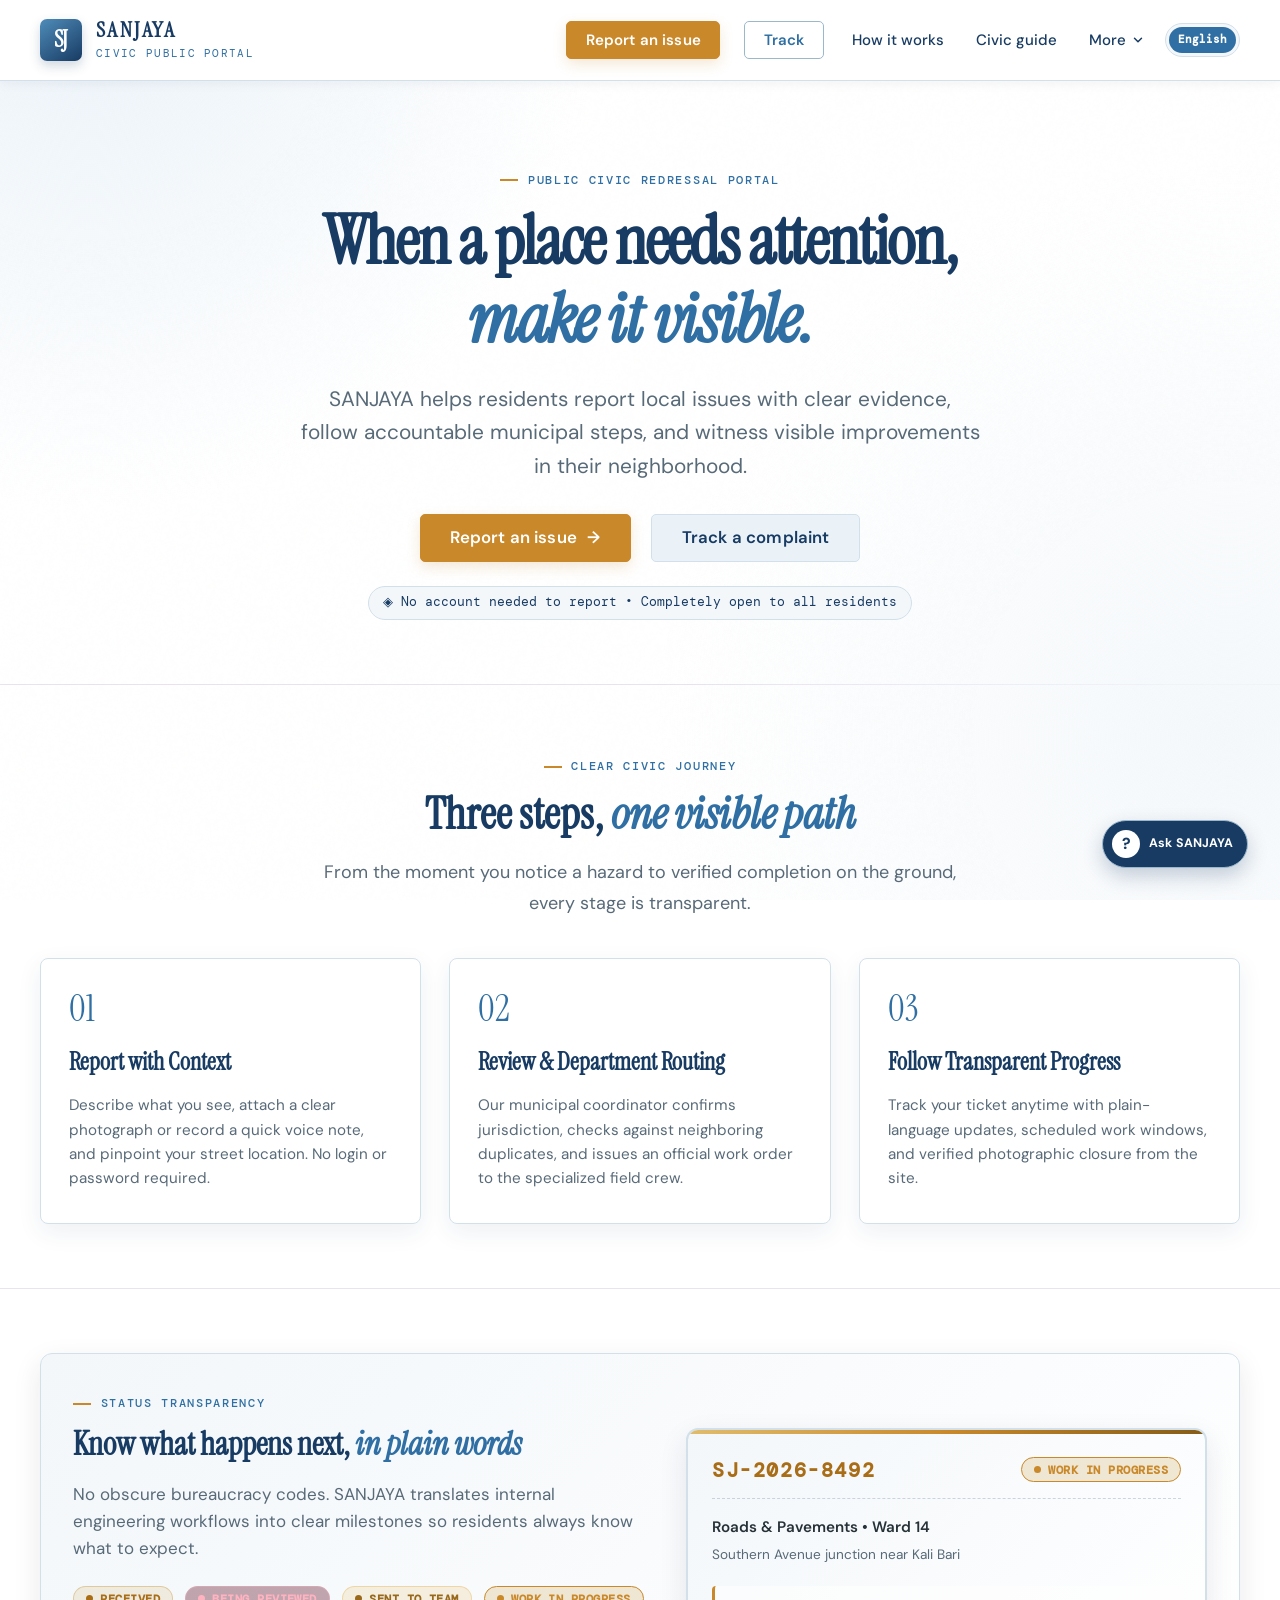
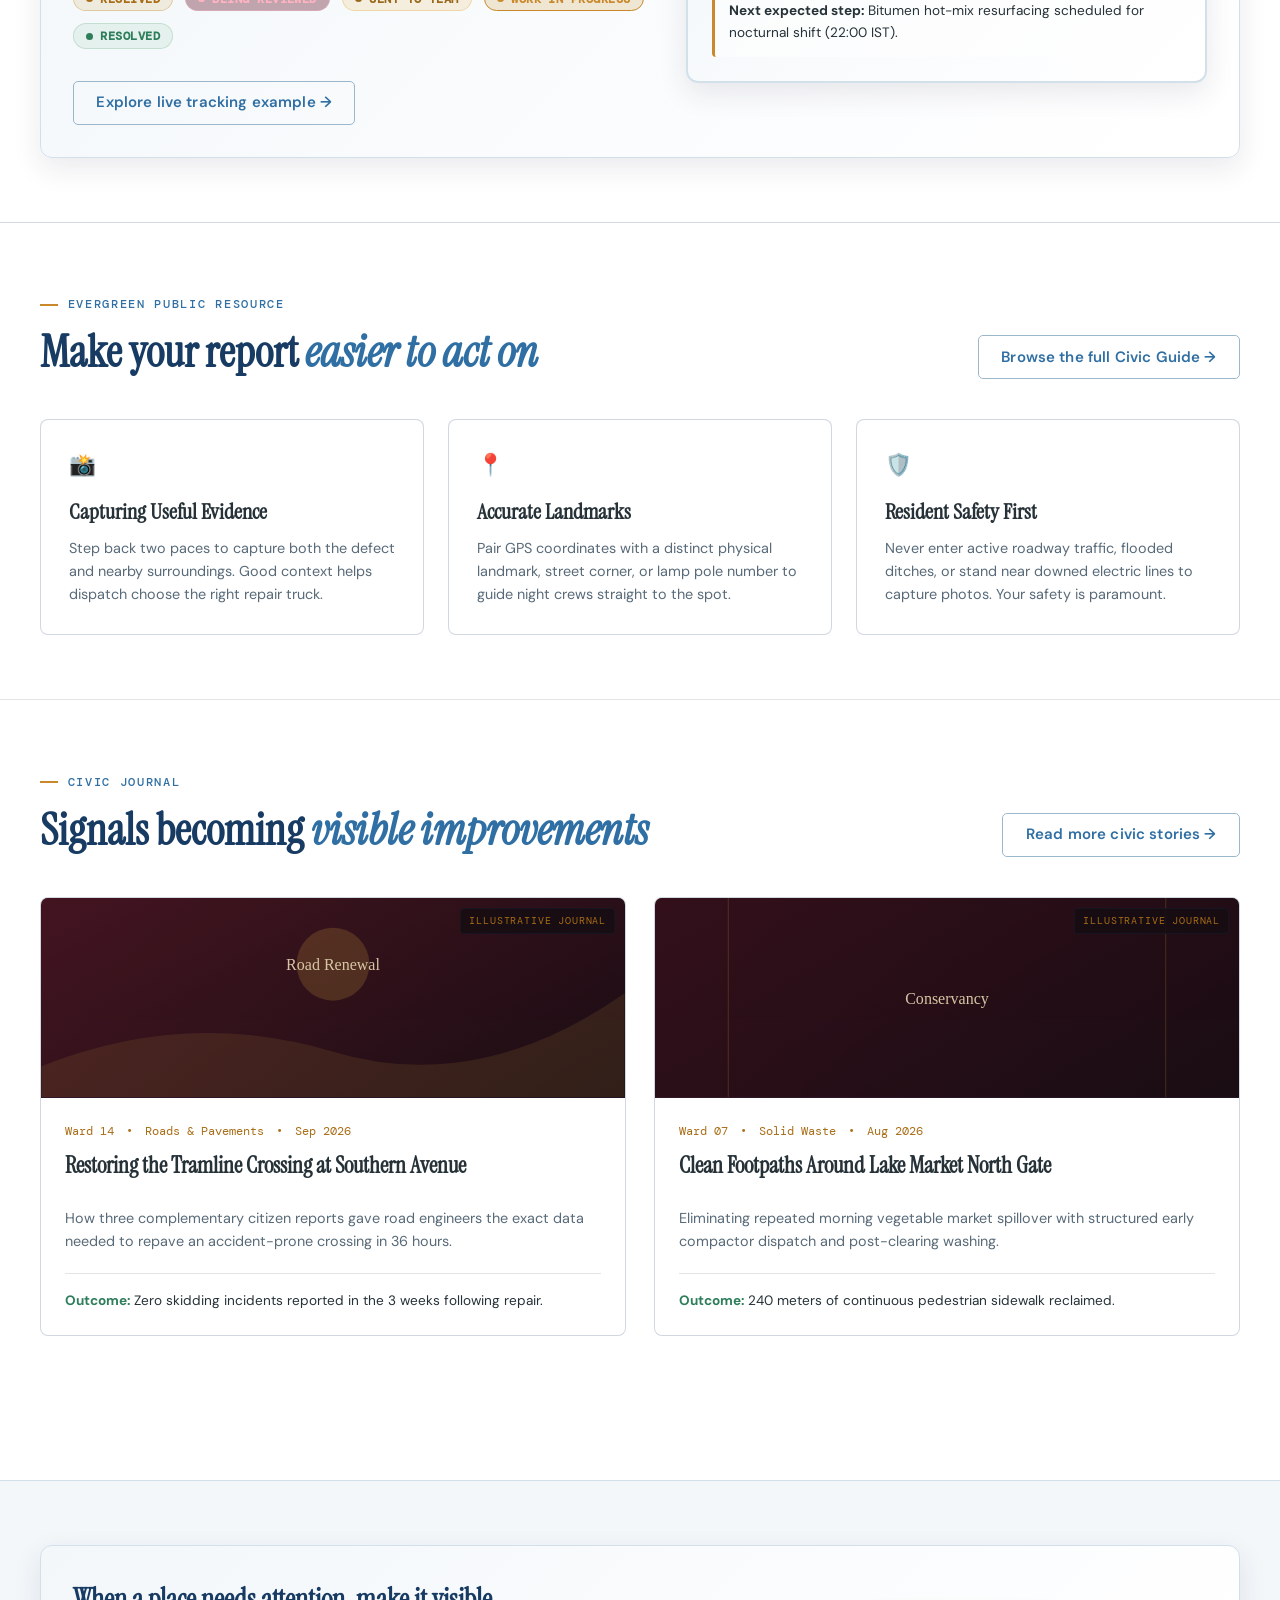
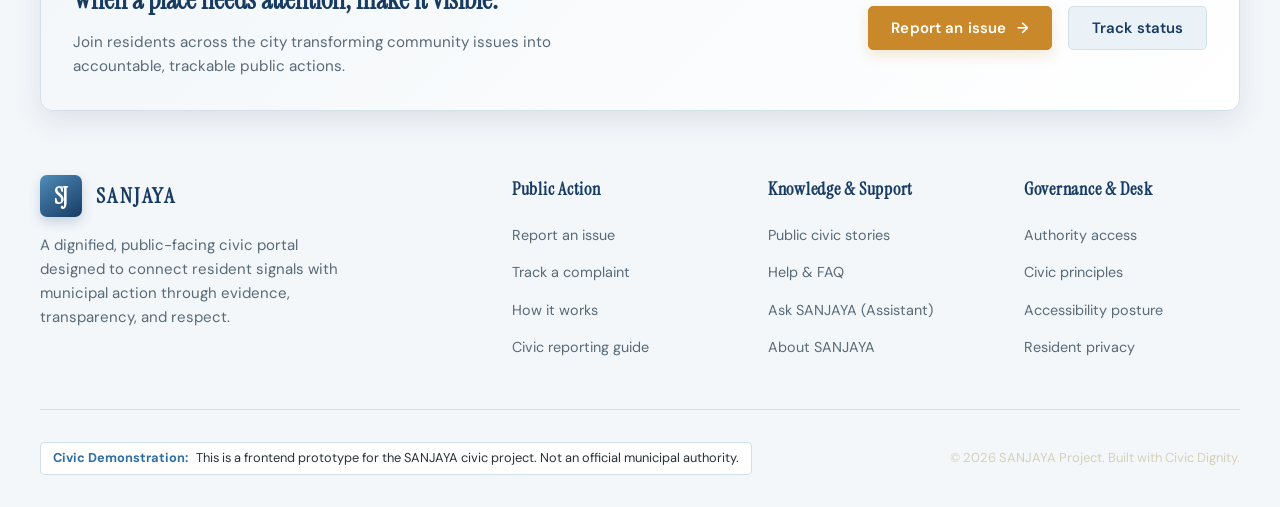
<file: frontend/index.html>
<!doctype html>
<html lang="en">
<head>
  <meta charset="UTF-8" />
  <meta name="viewport" content="width=device-width, initial-scale=1.0" />
  <meta name="description" content="SANJAYA is a premium civic portal for reporting, understanding, and tracking local municipal issues with evidence, transparency, and dignity." />
  <meta name="theme-color" content="#FFFFFF" />
  <title>SANJAYA — When a Place Needs Attention, Make It Visible</title>
  
  <!-- Typography (Google Fonts) -->
  <link rel="preconnect" href="https://fonts.googleapis.com" />
  <link rel="preconnect" href="https://fonts.gstatic.com" crossorigin />
  <link href="https://fonts.googleapis.com/css2?family=DM+Mono:wght@400;500&family=DM+Sans:opsz,wght@9..40,400;9..40,500;9..40,600;9..40,700&family=Instrument+Serif:ital@0;1&family=Cinzel:wght@600;700&display=swap" rel="stylesheet" />

  <!-- Design System & Stylesheets -->
  <link rel="stylesheet" href="css/tokens.css" />
  <link rel="stylesheet" href="css/layout.css" />
  <link rel="stylesheet" href="css/components.css" />
  <link rel="stylesheet" href="css/style.css" />
</head>
<body>
  <!-- Accessibility Skip Link -->
  <a href="#main-content" class="skip-link">Skip to main content</a>

  <!-- Ambient Texture & Atmospheric Glow -->
  <div class="site-texture" aria-hidden="true"></div>
  <div class="site-glow" aria-hidden="true"></div>

  <!-- Shared Header -->
  <header class="site-header">
    <div class="shell header-inner">
      <a href="index.html" class="brand" aria-label="SANJAYA Civic Portal Home">
        <div class="brand-mark" aria-hidden="true">SJ</div>
        <div class="brand-text">
          <span class="brand-name">SANJAYA</span>
          <span class="brand-tagline">Civic Public Portal</span>
        </div>
      </a>

      <!-- Desktop Navigation -->
      <nav class="nav-desktop" aria-label="Primary Navigation">
        <a href="report.html" class="btn btn-primary" style="padding: 0.55rem 1.15rem; min-height: 38px;">Report an issue</a>
        <a href="track.html" class="btn btn-outline" style="padding: 0.55rem 1.15rem; min-height: 38px;">Track</a>
        <a href="how-it-works.html" class="nav-link">How it works</a>
        <a href="civic-guide.html" class="nav-link">Civic guide</a>

        <!-- More Dropdown Menu -->
        <div class="nav-dropdown">
          <button class="dropdown-trigger" aria-expanded="false" aria-haspopup="true">
            <span>More</span>
            <svg viewBox="0 0 24 24" fill="none" stroke="currentColor" stroke-width="2.5" stroke-linecap="round" stroke-linejoin="round" aria-hidden="true"><polyline points="6 9 12 15 18 9"></polyline></svg>
          </button>
          <div class="dropdown-menu" role="menu">
            <a href="stories.html" class="dropdown-item" role="menuitem">Public stories</a>
            <a href="help.html" class="dropdown-item" role="menuitem">Help centre</a>
            <a href="assistant.html" class="dropdown-item" role="menuitem">Ask SANJAYA</a>
            <a href="about.html" class="dropdown-item" role="menuitem">About SANJAYA</a>
            <a href="login.html" class="dropdown-item authority-link" role="menuitem">Authority access ↗</a>
          </div>
        </div>
      </nav>

      <!-- Utility Actions -->
      <div class="header-actions">
        <div class="lang-selector" aria-label="Language">
          <span class="lang-btn is-active" style="cursor: default;">English</span>
        </div>

        <button class="menu-toggle" aria-label="Open navigation drawer" aria-expanded="false">
          <svg width="22" height="22" viewBox="0 0 24 24" fill="none" stroke="currentColor" stroke-width="2" stroke-linecap="round" stroke-linejoin="round"><line x1="3" y1="12" x2="21" y2="12"></line><line x1="3" y1="6" x2="21" y2="6"></line><line x1="3" y1="18" x2="21" y2="18"></line></svg>
        </button>
      </div>
    </div>
  </header>

  <!-- Mobile Drawer -->
  <aside class="mobile-drawer" aria-hidden="true" role="dialog" aria-label="Mobile Navigation">
    <div class="drawer-content">
      <div class="drawer-header">
        <a href="index.html" class="brand">
          <div class="brand-mark" aria-hidden="true">SJ</div>
          <span class="brand-name" style="font-size: 1.25rem;">SANJAYA</span>
        </a>
        <button class="drawer-close" aria-label="Close menu">✕</button>
      </div>

      <div style="display: flex; flex-direction: column; gap: 0.75rem; margin-bottom: 1.5rem;">
        <a href="report.html" class="btn btn-primary" style="width: 100%;">Report an issue</a>
        <a href="track.html" class="btn btn-outline" style="width: 100%;">Track a complaint</a>
      </div>

      <nav class="drawer-nav">
        <a href="index.html" class="drawer-link is-active"><span>Home</span> <span>→</span></a>
        <a href="how-it-works.html" class="drawer-link"><span>How it works</span> <span>→</span></a>
        <a href="civic-guide.html" class="drawer-link"><span>Civic guide</span> <span>→</span></a>
        <a href="stories.html" class="drawer-link"><span>Public stories</span> <span>→</span></a>
        <a href="help.html" class="drawer-link"><span>Help centre</span> <span>→</span></a>
        <a href="assistant.html" class="drawer-link"><span>Ask SANJAYA</span> <span>→</span></a>
        <a href="about.html" class="drawer-link"><span>About SANJAYA</span> <span>→</span></a>
      </nav>

      <div class="drawer-footer">
        <a href="login.html" class="btn btn-secondary" style="font-size: 0.85rem; width: 100%;">Authority login</a>
        <div style="font-size: 0.75rem; color: var(--muted-parchment); text-align: center;">
          SANJAYA Civic Prototype • 2026
        </div>
      </div>
    </div>
  </aside>

  <!-- Main Content -->
  <main id="main-content">
    <!-- Hero Section (PRD Section 6.1) -->
    <section class="hero">
      <div class="shell hero-inner">
        <div class="eyebrow">Public Civic Redressal Portal</div>
        <h1 class="hero-headline">
          When a place needs attention,<br /><em>make it visible.</em>
        </h1>
        <p class="hero-subhead">
          SANJAYA helps residents report local issues with clear evidence, follow accountable municipal steps, and witness visible improvements in their neighborhood.
        </p>

        <div class="hero-actions">
          <a href="report.html" class="btn btn-primary" style="padding: 0.9rem 1.85rem; font-size: 1.05rem;">
            <span>Report an issue</span>
            <span class="btn-arrow">→</span>
          </a>
          <a href="track.html" class="btn btn-secondary" style="padding: 0.9rem 1.85rem; font-size: 1.05rem;">
            Track a complaint
          </a>
        </div>

        <div class="hero-trust">
          <span>◈</span>
          <span>No account needed to report • Completely open to all residents</span>
        </div>
      </div>
    </section>

    <!-- Three Steps, One Visible Path (PRD Section 6.1) -->
    <section class="steps-section">
      <div class="shell">
        <div style="text-align: center; max-width: 640px; margin-inline: auto;">
          <div class="eyebrow">Clear Civic Journey</div>
          <h2 class="section-title">Three steps, <em>one visible path</em></h2>
          <p class="section-lead" style="margin-inline: auto;">
            From the moment you notice a hazard to verified completion on the ground, every stage is transparent.
          </p>
        </div>

        <div class="steps-grid">
          <div class="step-card">
            <div class="step-number">01</div>
            <h3>Report with Context</h3>
            <p>Describe what you see, attach a clear photograph or record a quick voice note, and pinpoint your street location. No login or password required.</p>
          </div>

          <div class="step-card">
            <div class="step-number">02</div>
            <h3>Review & Department Routing</h3>
            <p>Our municipal coordinator confirms jurisdiction, checks against neighboring duplicates, and issues an official work order to the specialized field crew.</p>
          </div>

          <div class="step-card">
            <div class="step-number">03</div>
            <h3>Follow Transparent Progress</h3>
            <p>Track your ticket anytime with plain-language updates, scheduled work windows, and verified photographic closure from the site.</p>
          </div>
        </div>
      </div>
    </section>

    <!-- Live Status Timeline Preview (PRD Section 6.1) -->
    <section class="status-preview-section">
      <div class="shell">
        <div class="preview-box">
          <div>
            <div class="eyebrow">Status Transparency</div>
            <h2 class="section-title" style="font-size: 2rem;">Know what happens next, <em>in plain words</em></h2>
            <p style="color: var(--muted-parchment); margin-bottom: 1.5rem; line-height: 1.6;">
              No obscure bureaucracy codes. SANJAYA translates internal engineering workflows into clear milestones so residents always know what to expect.
            </p>
            <div style="display: flex; gap: 0.75rem; flex-wrap: wrap;">
              <span class="badge badge-received"><span class="badge-dot"></span>Received</span>
              <span class="badge badge-review"><span class="badge-dot"></span>Being reviewed</span>
              <span class="badge badge-assigned"><span class="badge-dot"></span>Sent to team</span>
              <span class="badge badge-progress"><span class="badge-dot"></span>Work in progress</span>
              <span class="badge badge-resolved"><span class="badge-dot"></span>Resolved</span>
            </div>
            <div style="margin-top: 2rem;">
              <a href="track.html?ticket=SJ-2026-8492" class="btn btn-outline">Explore live tracking example →</a>
            </div>
          </div>

          <!-- Preview Ticket Card -->
          <div class="ticket-card" style="padding: 1.5rem;">
            <div class="ticket-header" style="margin-bottom: 1rem; padding-bottom: 0.75rem;">
              <div class="ticket-id-group">
                <span class="ticket-id" style="font-size: 1.25rem;">SJ-2026-8492</span>
              </div>
              <span class="badge badge-progress"><span class="badge-dot"></span>Work in progress</span>
            </div>
            <div style="font-size: 0.95rem; color: var(--parchment); font-weight: 600; margin-bottom: 0.35rem;">
              Roads & Pavements • Ward 14
            </div>
            <div style="font-size: 0.85rem; color: var(--muted-parchment); margin-bottom: 1.25rem;">
              Southern Avenue junction near Kali Bari
            </div>
            <div style="background: rgba(255, 255, 255, 0.6); padding: 0.85rem; border-radius: var(--radius-sm); border-left: 3px solid var(--antique-gold); font-size: 0.85rem; color: var(--parchment);">
              <strong>Next expected step:</strong> Bitumen hot-mix resurfacing scheduled for nocturnal shift (22:00 IST).
            </div>
          </div>
        </div>
      </div>
    </section>

    <!-- Civic Guide Teaser (PRD Section 6.1 & 6.5) -->
    <section style="padding-block: var(--space-16); border-top: 1px solid var(--line-gold);">
      <div class="shell">
        <div style="display: flex; flex-wrap: wrap; justify-content: space-between; align-items: flex-end; gap: 1.5rem; margin-bottom: 2.5rem;">
          <div>
            <div class="eyebrow">Evergreen Public Resource</div>
            <h2 class="section-title" style="margin-bottom: 0;">Make your report <em>easier to act on</em></h2>
          </div>
          <a href="civic-guide.html" class="btn btn-outline">Browse the full Civic Guide →</a>
        </div>

        <div style="display: grid; grid-template-columns: repeat(auto-fit, minmax(280px, 1fr)); gap: 1.5rem;">
          <div style="background: var(--surface-card); border: 1px solid var(--line-gold); border-radius: var(--radius-md); padding: 1.75rem;">
            <div style="color: var(--warm-yellow); font-size: 1.35rem; margin-bottom: 0.75rem;">📸</div>
            <h3 style="font-family: var(--font-serif); color: var(--parchment); font-size: 1.35rem; margin: 0 0 0.5rem;">Capturing Useful Evidence</h3>
            <p style="font-size: 0.9rem; color: var(--muted-parchment); line-height: 1.6; margin: 0;">
              Step back two paces to capture both the defect and nearby surroundings. Good context helps dispatch choose the right repair truck.
            </p>
          </div>

          <div style="background: var(--surface-card); border: 1px solid var(--line-gold); border-radius: var(--radius-md); padding: 1.75rem;">
            <div style="color: var(--warm-yellow); font-size: 1.35rem; margin-bottom: 0.75rem;">📍</div>
            <h3 style="font-family: var(--font-serif); color: var(--parchment); font-size: 1.35rem; margin: 0 0 0.5rem;">Accurate Landmarks</h3>
            <p style="font-size: 0.9rem; color: var(--muted-parchment); line-height: 1.6; margin: 0;">
              Pair GPS coordinates with a distinct physical landmark, street corner, or lamp pole number to guide night crews straight to the spot.
            </p>
          </div>

          <div style="background: var(--surface-card); border: 1px solid var(--line-gold); border-radius: var(--radius-md); padding: 1.75rem;">
            <div style="color: var(--warm-yellow); font-size: 1.35rem; margin-bottom: 0.75rem;">🛡️</div>
            <h3 style="font-family: var(--font-serif); color: var(--parchment); font-size: 1.35rem; margin: 0 0 0.5rem;">Resident Safety First</h3>
            <p style="font-size: 0.9rem; color: var(--muted-parchment); line-height: 1.6; margin: 0;">
              Never enter active roadway traffic, flooded ditches, or stand near downed electric lines to capture photos. Your safety is paramount.
            </p>
          </div>
        </div>
      </div>
    </section>

    <!-- Public Stories Preview (PRD Section 6.1 & 6.6) -->
    <section style="padding-block: var(--space-16); border-top: 1px solid var(--line-parchment);">
      <div class="shell">
        <div style="display: flex; flex-wrap: wrap; justify-content: space-between; align-items: flex-end; gap: 1.5rem; margin-bottom: 2.5rem;">
          <div>
            <div class="eyebrow">Civic Journal</div>
            <h2 class="section-title" style="margin-bottom: 0;">Signals becoming <em>visible improvements</em></h2>
          </div>
          <a href="stories.html" class="btn btn-outline">Read more civic stories →</a>
        </div>

        <div style="display: grid; grid-template-columns: repeat(auto-fit, minmax(320px, 1fr)); gap: 1.75rem;">
          <!-- Story 1 -->
          <article class="story-card">
            <div class="story-image-wrap">
              <img src="data:image/svg+xml,%3Csvg xmlns='http://www.w3.org/2000/svg' viewBox='0 0 800 450'%3E%3Cdefs%3E%3ClinearGradient id='g1' x1='0%25' y1='0%25' x2='100%25' y2='100%25'%3E%3Cstop offset='0%25' stop-color='%234B1724'/%3E%3Cstop offset='100%25' stop-color='%23160D12'/%3E%3C/linearGradient%3E%3C/defs%3E%3Crect width='800' height='450' fill='url(%23g1)'/%3E%3Cpath d='M0,320 Q200,240 400,300 T800,220 L800,450 L0,450 Z' fill='%23C99A3D' opacity='0.15'/%3E%3Ccircle cx='400' cy='180' r='50' fill='%23C99A3D' opacity='0.25'/%3E%3Ctext x='400' y='188' font-family='serif' font-size='22' fill='%23F6E7BF' text-anchor='middle'%3ERoad Renewal%3C/text%3E%3C/svg%3E" alt="Pothole repair demonstration illustration" loading="lazy" />
              <div class="story-prototype-tag">Illustrative Journal</div>
            </div>
            <div class="story-body">
              <div class="story-meta">
                <span>Ward 14</span> • <span>Roads & Pavements</span> • <span>Sep 2026</span>
              </div>
              <h3 class="story-title">Restoring the Tramline Crossing at Southern Avenue</h3>
              <p class="story-desc">
                How three complementary citizen reports gave road engineers the exact data needed to repave an accident-prone crossing in 36 hours.
              </p>
              <div class="story-outcome">
                <strong>Outcome:</strong> Zero skidding incidents reported in the 3 weeks following repair.
              </div>
            </div>
          </article>

          <!-- Story 2 -->
          <article class="story-card">
            <div class="story-image-wrap">
              <img src="data:image/svg+xml,%3Csvg xmlns='http://www.w3.org/2000/svg' viewBox='0 0 800 450'%3E%3Cdefs%3E%3ClinearGradient id='g2' x1='0%25' y1='0%25' x2='100%25' y2='100%25'%3E%3Cstop offset='0%25' stop-color='%2336111C'/%3E%3Cstop offset='100%25' stop-color='%23160D12'/%3E%3C/linearGradient%3E%3C/defs%3E%3Crect width='800' height='450' fill='url(%23g2)'/%3E%3Crect x='100' y='80' width='600' height='290' rx='8' fill='none' stroke='%23C99A3D' stroke-width='1.5' opacity='0.25'/%3E%3Ctext x='400' y='235' font-family='serif' font-size='22' fill='%23F6E7BF' text-anchor='middle'%3EConservancy%3C/text%3E%3C/svg%3E" alt="Sidewalk restoration demonstration illustration" loading="lazy" />
              <div class="story-prototype-tag">Illustrative Journal</div>
            </div>
            <div class="story-body">
              <div class="story-meta">
                <span>Ward 07</span> • <span>Solid Waste</span> • <span>Aug 2026</span>
              </div>
              <h3 class="story-title">Clean Footpaths Around Lake Market North Gate</h3>
              <p class="story-desc">
                Eliminating repeated morning vegetable market spillover with structured early compactor dispatch and post-clearing washing.
              </p>
              <div class="story-outcome">
                <strong>Outcome:</strong> 240 meters of continuous pedestrian sidewalk reclaimed.
              </div>
            </div>
          </article>
        </div>
      </div>
    </section>
  </main>

  <!-- Shared Footer -->
  <footer class="site-footer">
    <div class="shell">
      <div class="footer-top-banner">
        <div class="footer-top-text">
          <h3>When a place needs attention, make it visible.</h3>
          <p>Join residents across the city transforming community issues into accountable, trackable public actions.</p>
        </div>
        <div class="footer-top-actions">
          <a href="report.html" class="btn btn-primary">
            <span>Report an issue</span>
            <span class="btn-arrow">→</span>
          </a>
          <a href="track.html" class="btn btn-secondary">Track status</a>
        </div>
      </div>

      <div class="footer-grid">
        <div class="footer-brand-col">
          <div class="brand">
            <div class="brand-mark">SJ</div>
            <span class="brand-name">SANJAYA</span>
          </div>
          <p>A dignified, public-facing civic portal designed to connect resident signals with municipal action through evidence, transparency, and respect.</p>
        </div>

        <div class="footer-col">
          <h4>Public Action</h4>
          <ul>
            <li><a href="report.html">Report an issue</a></li>
            <li><a href="track.html">Track a complaint</a></li>
            <li><a href="how-it-works.html">How it works</a></li>
            <li><a href="civic-guide.html">Civic reporting guide</a></li>
          </ul>
        </div>

        <div class="footer-col">
          <h4>Knowledge & Support</h4>
          <ul>
            <li><a href="stories.html">Public civic stories</a></li>
            <li><a href="help.html">Help & FAQ</a></li>
            <li><a href="assistant.html">Ask SANJAYA (Assistant)</a></li>
            <li><a href="about.html">About SANJAYA</a></li>
          </ul>
        </div>

        <div class="footer-col">
          <h4>Governance & Desk</h4>
          <ul>
            <li><a href="login.html">Authority access</a></li>
            <li><a href="about.html#principles">Civic principles</a></li>
            <li><a href="about.html#accessibility">Accessibility posture</a></li>
            <li><a href="about.html#privacy">Resident privacy</a></li>
          </ul>
        </div>
      </div>

      <div class="footer-bottom">
        <div class="prototype-notice">
          <strong>Civic Demonstration:</strong> This is a frontend prototype for the SANJAYA civic project. Not an official municipal authority.
        </div>
        <div>
          <span>© 2026 SANJAYA Project. Built with Civic Dignity.</span>
        </div>
      </div>
    </div>
  </footer>

  <!-- Scripts -->
  <script src="js/data.js"></script>
  <script src="js/adapter.js"></script>
  <script src="js/shared.js"></script>
  <script src="js/app.js"></script>

  <a class="ask-sanjaya-fab" href="assistant.html#assistant-chat" aria-label="Ask SANJAYA assistant">
    <span class="ask-sanjaya-fab-icon" aria-hidden="true">?</span>
    <span>Ask SANJAYA</span>
  </a>
</body>
</html>
</file>
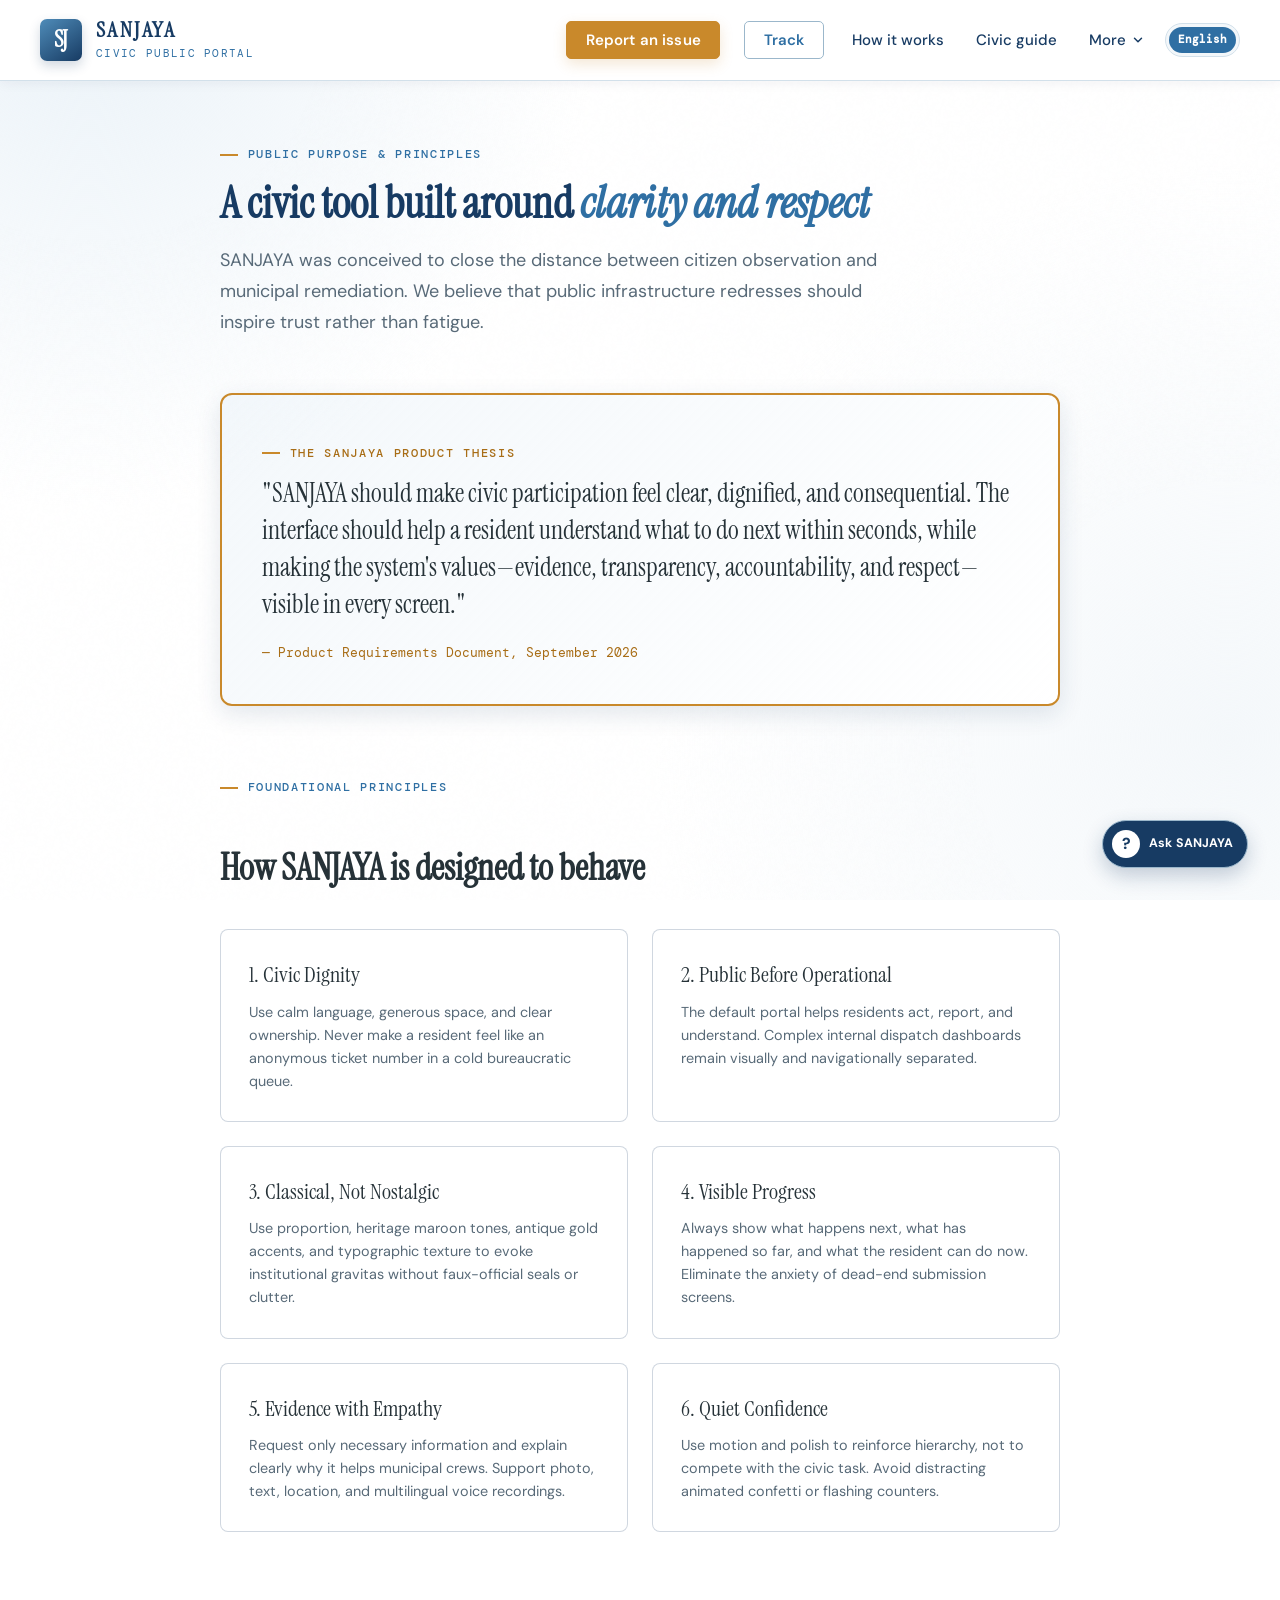
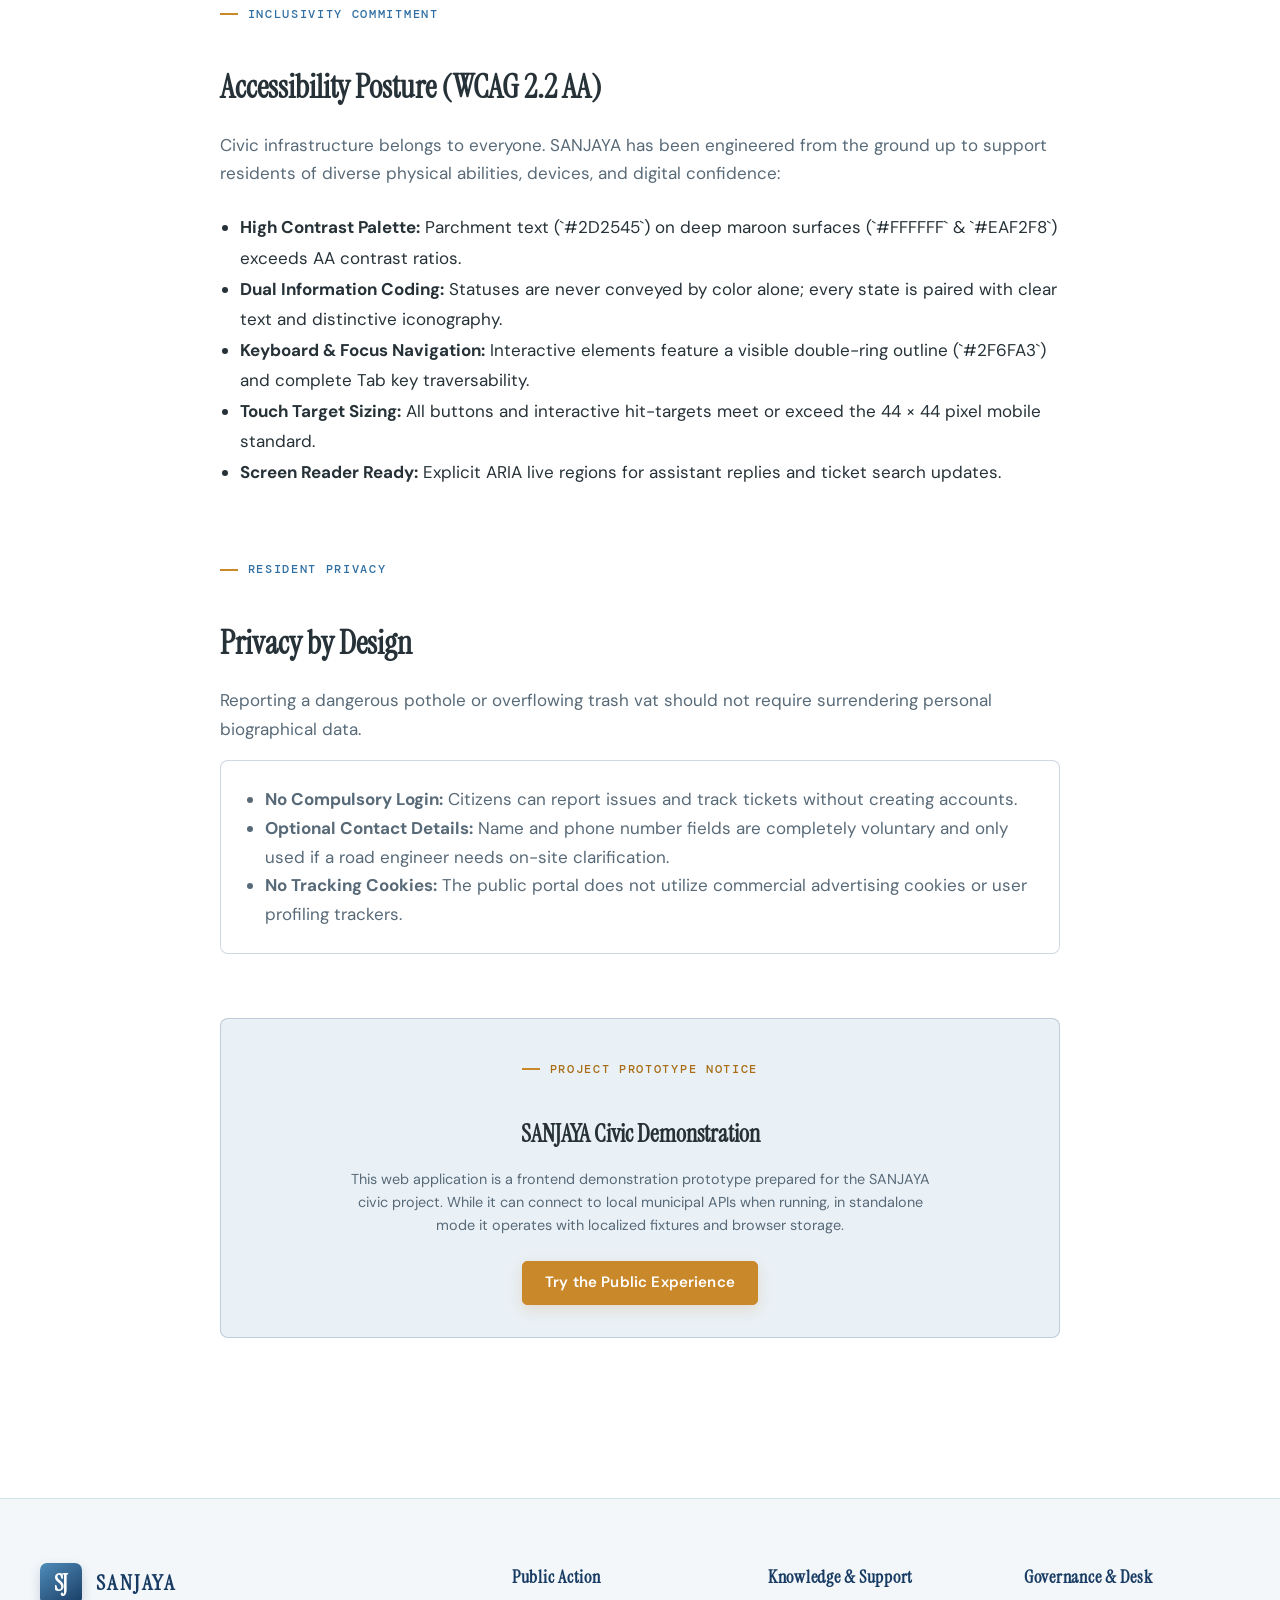
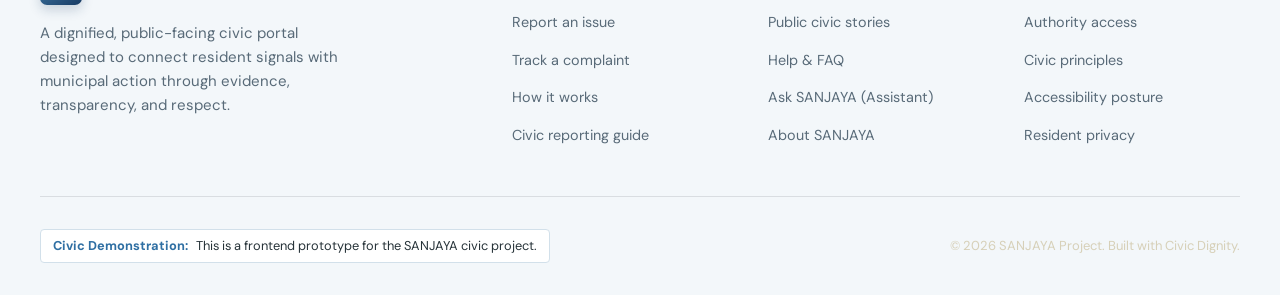
<file: frontend/about.html>
<!doctype html>
<html lang="en">
<head>
  <meta charset="UTF-8" />
  <meta name="viewport" content="width=device-width, initial-scale=1.0" />
  <meta name="description" content="Learn about SANJAYA's mission, civic thesis, design principles, accessibility posture, and governance." />
  <meta name="theme-color" content="#FFFFFF" />
  <title>About SANJAYA — Civic Dignity, Transparency & Action</title>
  
  <!-- Typography -->
  <link rel="preconnect" href="https://fonts.googleapis.com" />
  <link rel="preconnect" href="https://fonts.gstatic.com" crossorigin />
  <link href="https://fonts.googleapis.com/css2?family=DM+Mono:wght@400;500&family=DM+Sans:opsz,wght@9..40,400;9..40,500;9..40,600;9..40,700&family=Instrument+Serif:ital@0;1&display=swap" rel="stylesheet" />

  <!-- Stylesheets -->
  <link rel="stylesheet" href="css/tokens.css" />
  <link rel="stylesheet" href="css/layout.css" />
  <link rel="stylesheet" href="css/components.css" />
  <link rel="stylesheet" href="css/style.css" />
</head>
<body>
  <a href="#main-content" class="skip-link">Skip to main content</a>
  <div class="site-texture" aria-hidden="true"></div>
  <div class="site-glow" aria-hidden="true"></div>

  <!-- Shared Header -->
  <header class="site-header">
    <div class="shell header-inner">
      <a href="index.html" class="brand" aria-label="SANJAYA Civic Portal Home">
        <div class="brand-mark" aria-hidden="true">SJ</div>
        <div class="brand-text">
          <span class="brand-name">SANJAYA</span>
          <span class="brand-tagline">Civic Public Portal</span>
        </div>
      </a>

      <nav class="nav-desktop" aria-label="Primary Navigation">
        <a href="report.html" class="btn btn-primary" style="padding: 0.55rem 1.15rem; min-height: 38px;">Report an issue</a>
        <a href="track.html" class="btn btn-outline" style="padding: 0.55rem 1.15rem; min-height: 38px;">Track</a>
        <a href="how-it-works.html" class="nav-link">How it works</a>
        <a href="civic-guide.html" class="nav-link">Civic guide</a>

        <div class="nav-dropdown">
          <button class="dropdown-trigger" aria-expanded="false" aria-haspopup="true">
            <span>More</span>
            <svg viewBox="0 0 24 24" fill="none" stroke="currentColor" stroke-width="2.5" stroke-linecap="round" stroke-linejoin="round" aria-hidden="true"><polyline points="6 9 12 15 18 9"></polyline></svg>
          </button>
          <div class="dropdown-menu" role="menu">
            <a href="stories.html" class="dropdown-item" role="menuitem">Public stories</a>
            <a href="help.html" class="dropdown-item" role="menuitem">Help centre</a>
            <a href="assistant.html" class="dropdown-item" role="menuitem">Ask SANJAYA</a>
            <a href="about.html" class="dropdown-item is-active" role="menuitem">About SANJAYA</a>
            <a href="login.html" class="dropdown-item authority-link" role="menuitem">Authority access ↗</a>
          </div>
        </div>
      </nav>

      <div class="header-actions">
        <div class="lang-selector" aria-label="Language">
          <span class="lang-btn is-active" style="cursor: default;">English</span>
        </div>

        <button class="menu-toggle" aria-label="Open mobile navigation menu" aria-expanded="false">
          <svg width="22" height="22" viewBox="0 0 24 24" fill="none" stroke="currentColor" stroke-width="2" stroke-linecap="round" stroke-linejoin="round"><line x1="3" y1="12" x2="21" y2="12"></line><line x1="3" y1="6" x2="21" y2="6"></line><line x1="3" y1="18" x2="21" y2="18"></line></svg>
        </button>
      </div>
    </div>
  </header>

  <!-- Mobile Drawer -->
  <aside class="mobile-drawer" aria-hidden="true" role="dialog" aria-label="Mobile Navigation">
    <div class="drawer-content">
      <div class="drawer-header">
        <a href="index.html" class="brand">
          <div class="brand-mark" aria-hidden="true">SJ</div>
          <span class="brand-name" style="font-size: 1.25rem;">SANJAYA</span>
        </a>
        <button class="drawer-close" aria-label="Close menu">✕</button>
      </div>

      <div style="display: flex; flex-direction: column; gap: 0.75rem; margin-bottom: 1.5rem;">
        <a href="report.html" class="btn btn-primary" style="width: 100%;">Report an issue</a>
        <a href="track.html" class="btn btn-outline" style="width: 100%;">Track a complaint</a>
      </div>

      <nav class="drawer-nav">
        <a href="index.html" class="drawer-link"><span>Home</span> <span>→</span></a>
        <a href="how-it-works.html" class="drawer-link"><span>How it works</span> <span>→</span></a>
        <a href="civic-guide.html" class="drawer-link"><span>Civic guide</span> <span>→</span></a>
        <a href="stories.html" class="drawer-link"><span>Public stories</span> <span>→</span></a>
        <a href="help.html" class="drawer-link"><span>Help centre</span> <span>→</span></a>
        <a href="assistant.html" class="drawer-link"><span>Ask SANJAYA</span> <span>→</span></a>
        <a href="about.html" class="drawer-link is-active"><span>About SANJAYA</span> <span>→</span></a>
      </nav>

      <div class="drawer-footer">
        <a href="login.html" class="btn btn-secondary" style="font-size: 0.85rem; width: 100%;">Authority login</a>
      </div>
    </div>
  </aside>

  <!-- Main Content -->
  <main id="main-content" style="padding-block: 3.5rem 5rem;">
    <div class="shell" style="max-width: 840px;">
      
      <!-- Page Header -->
      <div style="margin-bottom: 3.5rem;">
        <div class="eyebrow">Public Purpose & Principles</div>
        <h1 class="section-title">A civic tool built around <em>clarity and respect</em></h1>
        <p class="section-lead">
          SANJAYA was conceived to close the distance between citizen observation and municipal remediation. We believe that public infrastructure redresses should inspire trust rather than fatigue.
        </p>
      </div>

      <!-- Product Thesis (PRD Section 1 & 2) -->
      <section style="background: linear-gradient(135deg, rgba(234, 242, 248, 0.55), rgba(255, 255, 255, 0.95)); border: 2px solid var(--antique-gold); border-radius: var(--radius-lg); padding: 2.5rem; margin-bottom: 4rem; box-shadow: var(--shadow-md);">
        <div class="eyebrow" style="color: var(--warm-yellow);">The SANJAYA Product Thesis</div>
        <blockquote style="margin: 0 0 1.25rem; font-family: var(--font-serif); font-size: 1.6rem; color: var(--parchment); line-height: 1.45;">
          "SANJAYA should make civic participation feel clear, dignified, and consequential. The interface should help a resident understand what to do next within seconds, while making the system's values—evidence, transparency, accountability, and respect—visible in every screen."
        </blockquote>
        <div style="font-family: var(--font-mono); font-size: 0.8125rem; color: var(--warm-yellow);">
          — Product Requirements Document, September 2026
        </div>
      </section>

      <!-- The 6 Core Design Principles (PRD Section 3.2) -->
      <section id="principles" style="margin-bottom: 4rem; scroll-margin-top: 100px;">
        <div class="eyebrow">Foundational Principles</div>
        <h2 style="font-family: var(--font-serif); font-size: 2.25rem; color: var(--parchment); margin-bottom: 2rem;">
          How SANJAYA is designed to behave
        </h2>

        <div style="display: grid; grid-template-columns: 1fr 1fr; gap: 1.5rem;">
          <!-- Principle 1 -->
          <div style="background: var(--surface-card); border: 1px solid var(--line-gold); border-radius: var(--radius-md); padding: 1.75rem;">
            <div style="font-family: var(--font-serif); font-size: 1.35rem; color: var(--parchment); margin-bottom: 0.5rem;">1. Civic Dignity</div>
            <p style="font-size: 0.9rem; color: var(--muted-parchment); line-height: 1.6; margin: 0;">
              Use calm language, generous space, and clear ownership. Never make a resident feel like an anonymous ticket number in a cold bureaucratic queue.
            </p>
          </div>

          <!-- Principle 2 -->
          <div style="background: var(--surface-card); border: 1px solid var(--line-gold); border-radius: var(--radius-md); padding: 1.75rem;">
            <div style="font-family: var(--font-serif); font-size: 1.35rem; color: var(--parchment); margin-bottom: 0.5rem;">2. Public Before Operational</div>
            <p style="font-size: 0.9rem; color: var(--muted-parchment); line-height: 1.6; margin: 0;">
              The default portal helps residents act, report, and understand. Complex internal dispatch dashboards remain visually and navigationally separated.
            </p>
          </div>

          <!-- Principle 3 -->
          <div style="background: var(--surface-card); border: 1px solid var(--line-gold); border-radius: var(--radius-md); padding: 1.75rem;">
            <div style="font-family: var(--font-serif); font-size: 1.35rem; color: var(--parchment); margin-bottom: 0.5rem;">3. Classical, Not Nostalgic</div>
            <p style="font-size: 0.9rem; color: var(--muted-parchment); line-height: 1.6; margin: 0;">
              Use proportion, heritage maroon tones, antique gold accents, and typographic texture to evoke institutional gravitas without faux-official seals or clutter.
            </p>
          </div>

          <!-- Principle 4 -->
          <div style="background: var(--surface-card); border: 1px solid var(--line-gold); border-radius: var(--radius-md); padding: 1.75rem;">
            <div style="font-family: var(--font-serif); font-size: 1.35rem; color: var(--parchment); margin-bottom: 0.5rem;">4. Visible Progress</div>
            <p style="font-size: 0.9rem; color: var(--muted-parchment); line-height: 1.6; margin: 0;">
              Always show what happens next, what has happened so far, and what the resident can do now. Eliminate the anxiety of dead-end submission screens.
            </p>
          </div>

          <!-- Principle 5 -->
          <div style="background: var(--surface-card); border: 1px solid var(--line-gold); border-radius: var(--radius-md); padding: 1.75rem;">
            <div style="font-family: var(--font-serif); font-size: 1.35rem; color: var(--parchment); margin-bottom: 0.5rem;">5. Evidence with Empathy</div>
            <p style="font-size: 0.9rem; color: var(--muted-parchment); line-height: 1.6; margin: 0;">
              Request only necessary information and explain clearly why it helps municipal crews. Support photo, text, location, and multilingual voice recordings.
            </p>
          </div>

          <!-- Principle 6 -->
          <div style="background: var(--surface-card); border: 1px solid var(--line-gold); border-radius: var(--radius-md); padding: 1.75rem;">
            <div style="font-family: var(--font-serif); font-size: 1.35rem; color: var(--parchment); margin-bottom: 0.5rem;">6. Quiet Confidence</div>
            <p style="font-size: 0.9rem; color: var(--muted-parchment); line-height: 1.6; margin: 0;">
              Use motion and polish to reinforce hierarchy, not to compete with the civic task. Avoid distracting animated confetti or flashing counters.
            </p>
          </div>
        </div>
      </section>

      <!-- Accessibility Commitment (PRD Section 8) -->
      <section id="accessibility" style="margin-bottom: 4rem; scroll-margin-top: 100px;">
        <div class="eyebrow">Inclusivity Commitment</div>
        <h2 style="font-family: var(--font-serif); font-size: 2rem; color: var(--parchment); margin-bottom: 1rem;">
          Accessibility Posture (WCAG 2.2 AA)
        </h2>
        <p style="color: var(--muted-parchment); line-height: 1.7; margin-bottom: 1.5rem;">
          Civic infrastructure belongs to everyone. SANJAYA has been engineered from the ground up to support residents of diverse physical abilities, devices, and digital confidence:
        </p>
        <ul style="color: var(--parchment); line-height: 1.8; padding-left: 1.25rem;">
          <li><strong>High Contrast Palette:</strong> Parchment text (`#2D2545`) on deep maroon surfaces (`#FFFFFF` & `#EAF2F8`) exceeds AA contrast ratios.</li>
          <li><strong>Dual Information Coding:</strong> Statuses are never conveyed by color alone; every state is paired with clear text and distinctive iconography.</li>
          <li><strong>Keyboard & Focus Navigation:</strong> Interactive elements feature a visible double-ring outline (`#2F6FA3`) and complete Tab key traversability.</li>
          <li><strong>Touch Target Sizing:</strong> All buttons and interactive hit-targets meet or exceed the 44 × 44 pixel mobile standard.</li>
          <li><strong>Screen Reader Ready:</strong> Explicit ARIA live regions for assistant replies and ticket search updates.</li>
        </ul>
      </section>

      <!-- Resident Privacy Posture (PRD Section 3.2 & 6.9) -->
      <section id="privacy" style="margin-bottom: 4rem; scroll-margin-top: 100px;">
        <div class="eyebrow">Resident Privacy</div>
        <h2 style="font-family: var(--font-serif); font-size: 2rem; color: var(--parchment); margin-bottom: 1rem;">
          Privacy by Design
        </h2>
        <p style="color: var(--muted-parchment); line-height: 1.7; margin-bottom: 1rem;">
          Reporting a dangerous pothole or overflowing trash vat should not require surrendering personal biographical data.
        </p>
        <div style="background: var(--surface-card); border: 1px solid var(--line-gold); border-radius: var(--radius-md); padding: 1.5rem;">
          <ul style="margin: 0; padding-left: 1.25rem; color: var(--muted-parchment); line-height: 1.7;">
            <li><strong>No Compulsory Login:</strong> Citizens can report issues and track tickets without creating accounts.</li>
            <li><strong>Optional Contact Details:</strong> Name and phone number fields are completely voluntary and only used if a road engineer needs on-site clarification.</li>
            <li><strong>No Tracking Cookies:</strong> The public portal does not utilize commercial advertising cookies or user profiling trackers.</li>
          </ul>
        </div>
      </section>

      <!-- Prototype Notice & Handoff Note (PRD Section 11) -->
      <div style="background: rgba(47, 111, 163, 0.1); border: 1px solid var(--line-gold); border-radius: var(--radius-md); padding: 2rem; text-align: center;">
        <div class="eyebrow" style="color: var(--warm-yellow);">Project Prototype Notice</div>
        <h3 style="font-family: var(--font-serif); font-size: 1.5rem; color: var(--parchment); margin-bottom: 0.5rem;">
          SANJAYA Civic Demonstration
        </h3>
        <p style="color: var(--muted-parchment); font-size: 0.9rem; max-width: 600px; margin-inline: auto; margin-bottom: 1.5rem; line-height: 1.6;">
          This web application is a frontend demonstration prototype prepared for the SANJAYA civic project. While it can connect to local municipal APIs when running, in standalone mode it operates with localized fixtures and browser storage.
        </p>
        <a href="report.html" class="btn btn-primary">Try the Public Experience</a>
      </div>

    </div>
  </main>

  <!-- Shared Footer -->
  <footer class="site-footer">
    <div class="shell">
      <div class="footer-grid">
        <div class="footer-brand-col">
          <div class="brand">
            <div class="brand-mark">SJ</div>
            <span class="brand-name">SANJAYA</span>
          </div>
          <p>A dignified, public-facing civic portal designed to connect resident signals with municipal action through evidence, transparency, and respect.</p>
        </div>
        <div class="footer-col">
          <h4>Public Action</h4>
          <ul>
            <li><a href="report.html">Report an issue</a></li>
            <li><a href="track.html">Track a complaint</a></li>
            <li><a href="how-it-works.html">How it works</a></li>
            <li><a href="civic-guide.html">Civic reporting guide</a></li>
          </ul>
        </div>
        <div class="footer-col">
          <h4>Knowledge & Support</h4>
          <ul>
            <li><a href="stories.html">Public civic stories</a></li>
            <li><a href="help.html">Help & FAQ</a></li>
            <li><a href="assistant.html">Ask SANJAYA (Assistant)</a></li>
            <li><a href="about.html">About SANJAYA</a></li>
          </ul>
        </div>
        <div class="footer-col">
          <h4>Governance & Desk</h4>
          <ul>
            <li><a href="login.html">Authority access</a></li>
            <li><a href="about.html#principles">Civic principles</a></li>
            <li><a href="about.html#accessibility">Accessibility posture</a></li>
            <li><a href="about.html#privacy">Resident privacy</a></li>
          </ul>
        </div>
      </div>
      <div class="footer-bottom">
        <div class="prototype-notice">
          <strong>Civic Demonstration:</strong> This is a frontend prototype for the SANJAYA civic project.
        </div>
        <div>
          <span>© 2026 SANJAYA Project. Built with Civic Dignity.</span>
        </div>
      </div>
    </div>
  </footer>

  <!-- Scripts -->
  <script src="js/data.js"></script>
  <script src="js/adapter.js"></script>
  <script src="js/shared.js"></script>
  <script src="js/app.js"></script>

  <a class="ask-sanjaya-fab" href="assistant.html#assistant-chat" aria-label="Ask SANJAYA assistant">
    <span class="ask-sanjaya-fab-icon" aria-hidden="true">?</span>
    <span>Ask SANJAYA</span>
  </a>
</body>
</html>
</file>
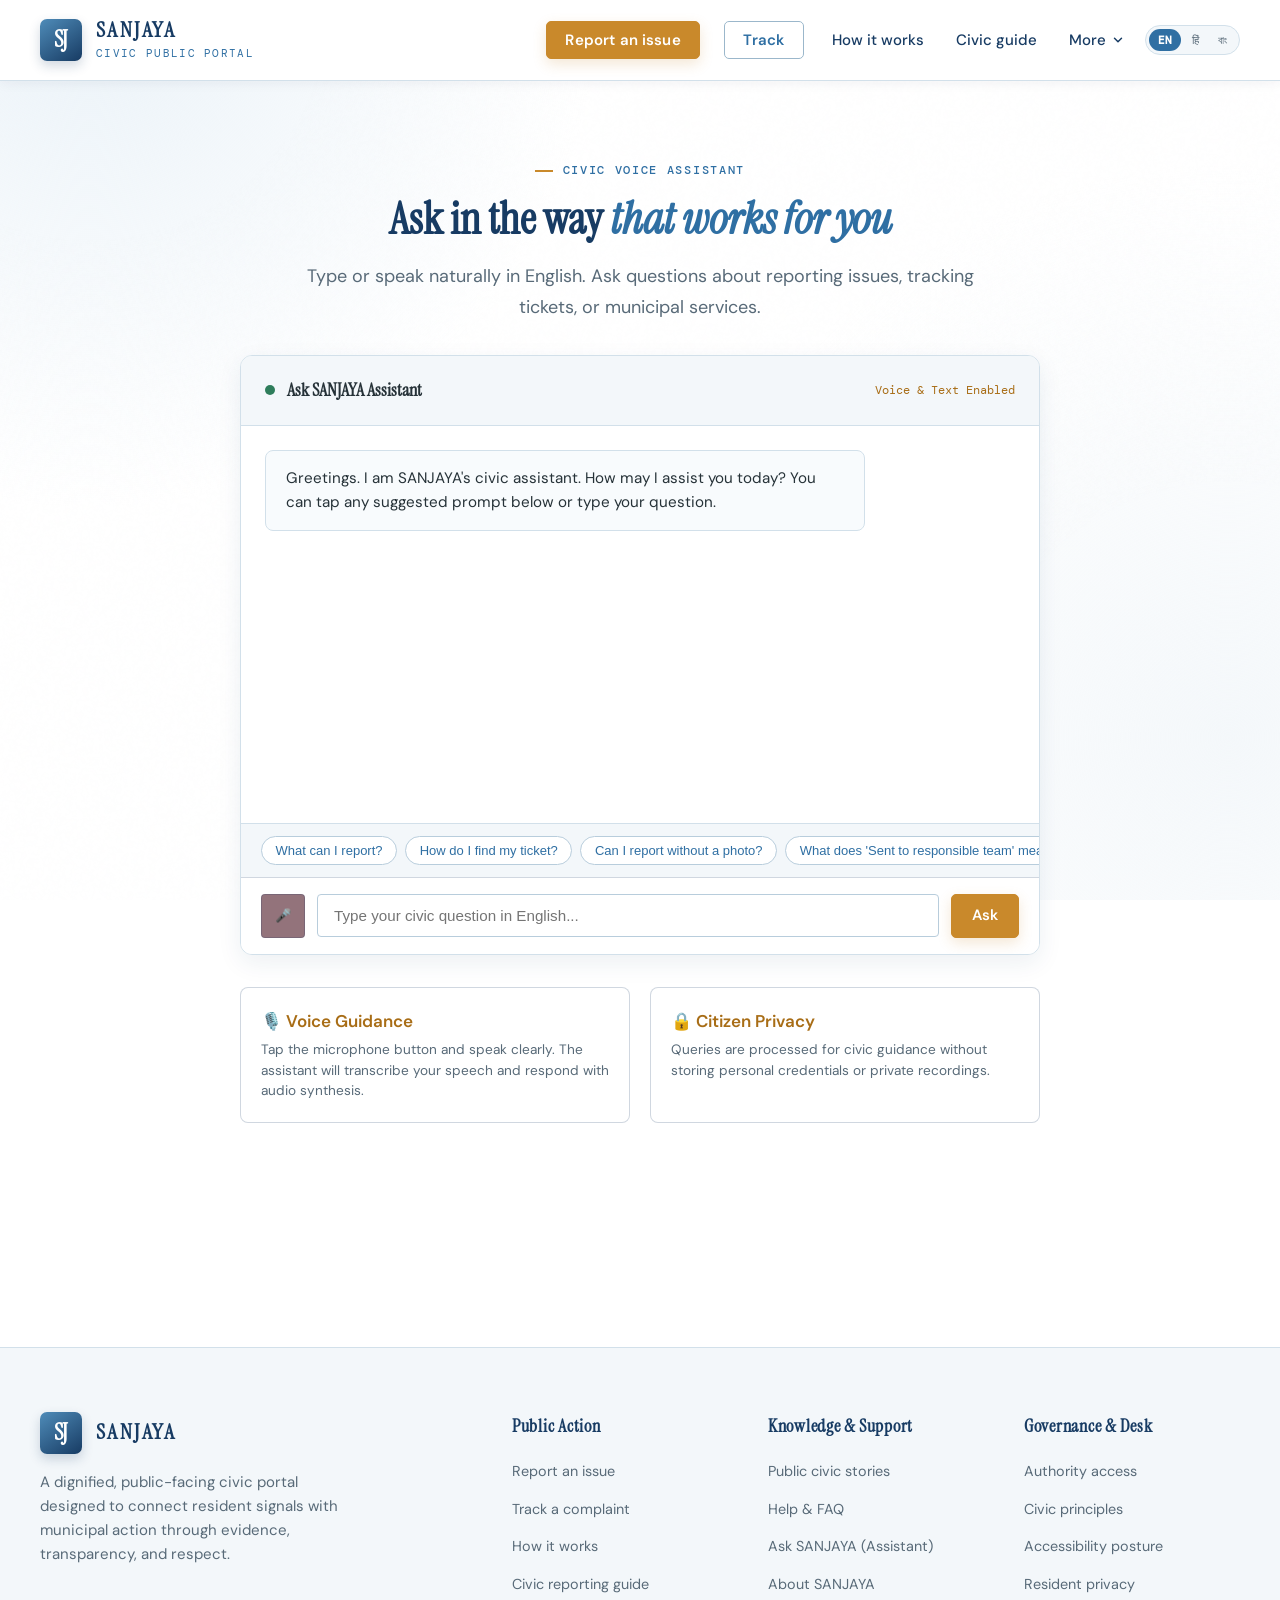
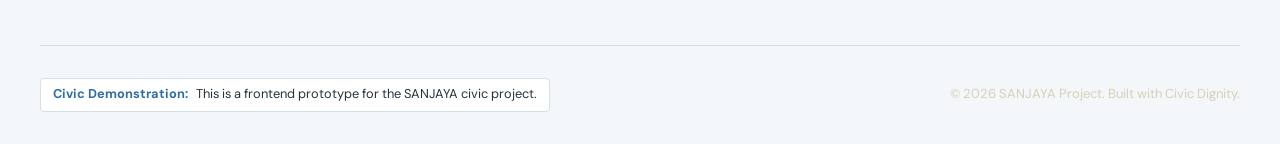
<file: frontend/assistant.html>
<!doctype html>
<html lang="en">

<head>
  <meta charset="UTF-8" />
  <meta name="viewport" content="width=device-width, initial-scale=1.0" />
  <meta name="description"
    content="Ask SANJAYA is a multilingual voice and text civic assistant helping residents report issues, track tickets, and understand municipal procedures." />
  <meta name="theme-color" content="#FFFFFF" />
  <title>Ask SANJAYA — Voice & Text Civic Assistant</title>

  <!-- Typography -->
  <link rel="preconnect" href="https://fonts.googleapis.com" />
  <link rel="preconnect" href="https://fonts.gstatic.com" crossorigin />
  <link
    href="https://fonts.googleapis.com/css2?family=DM+Mono:wght@400;500&family=DM+Sans:opsz,wght@9..40,400;9..40,500;9..40,600;9..40,700&family=Instrument+Serif:ital@0;1&family=Noto+Sans+Devanagari:wght@400;500;600&family=Noto+Sans+Bengali:wght@400;500;600&display=swap"
    rel="stylesheet" />

  <!-- Stylesheets -->
  <link rel="stylesheet" href="css/tokens.css" />
  <link rel="stylesheet" href="css/layout.css" />
  <link rel="stylesheet" href="css/components.css" />
  <link rel="stylesheet" href="css/style.css" />
</head>

<body>
  <a href="#main-content" class="skip-link">Skip to main content</a>
  <div class="site-texture" aria-hidden="true"></div>
  <div class="site-glow" aria-hidden="true"></div>

  <!-- Shared Header -->
  <header class="site-header">
    <div class="shell header-inner">
      <a href="index.html" class="brand" aria-label="SANJAYA Civic Portal Home">
        <div class="brand-mark" aria-hidden="true">SJ</div>
        <div class="brand-text">
          <span class="brand-name">SANJAYA</span>
          <span class="brand-tagline">Civic Public Portal</span>
        </div>
      </a>

      <nav class="nav-desktop" aria-label="Primary Navigation">
        <a href="report.html" class="btn btn-primary" style="padding: 0.55rem 1.15rem; min-height: 38px;">Report an
          issue</a>
        <a href="track.html" class="btn btn-outline" style="padding: 0.55rem 1.15rem; min-height: 38px;">Track</a>
        <a href="how-it-works.html" class="nav-link">How it works</a>
        <a href="civic-guide.html" class="nav-link">Civic guide</a>

        <div class="nav-dropdown">
          <button class="dropdown-trigger" aria-expanded="false" aria-haspopup="true">
            <span>More</span>
            <svg viewBox="0 0 24 24" fill="none" stroke="currentColor" stroke-width="2.5" stroke-linecap="round"
              stroke-linejoin="round" aria-hidden="true">
              <polyline points="6 9 12 15 18 9"></polyline>
            </svg>
          </button>
          <div class="dropdown-menu" role="menu">
            <a href="stories.html" class="dropdown-item" role="menuitem">Public stories</a>
            <a href="help.html" class="dropdown-item" role="menuitem">Help centre</a>
            <a href="assistant.html" class="dropdown-item is-active" role="menuitem">Ask SANJAYA</a>
            <a href="about.html" class="dropdown-item" role="menuitem">About SANJAYA</a>
            <a href="login.html" class="dropdown-item authority-link" role="menuitem">Authority access ↗</a>
          </div>
        </div>
      </nav>

      <div class="header-actions">
        <!-- Language Selector: English / Hindi / Bengali only -->
        <div class="lang-selector" aria-label="Choose assistant language" role="group">
          <button type="button" class="lang-btn is-active" data-lang="en" aria-pressed="true">EN</button>
          <button type="button" class="lang-btn" data-lang="hi" aria-pressed="false" lang="hi">हिं</button>
          <button type="button" class="lang-btn" data-lang="bn" aria-pressed="false" lang="bn">বাং</button>
        </div>

        <button class="menu-toggle" aria-label="Open mobile navigation menu" aria-expanded="false">
          <svg width="22" height="22" viewBox="0 0 24 24" fill="none" stroke="currentColor" stroke-width="2"
            stroke-linecap="round" stroke-linejoin="round">
            <line x1="3" y1="12" x2="21" y2="12"></line>
            <line x1="3" y1="6" x2="21" y2="6"></line>
            <line x1="3" y1="18" x2="21" y2="18"></line>
          </svg>
        </button>
      </div>
    </div>
  </header>

  <!-- Mobile Drawer -->
  <aside class="mobile-drawer" aria-hidden="true" role="dialog" aria-label="Mobile Navigation">
    <div class="drawer-content">
      <div class="drawer-header">
        <a href="index.html" class="brand">
          <div class="brand-mark" aria-hidden="true">SJ</div>
          <span class="brand-name" style="font-size: 1.25rem;">SANJAYA</span>
        </a>
        <button class="drawer-close" aria-label="Close menu">✕</button>
      </div>

      <div style="display: flex; flex-direction: column; gap: 0.75rem; margin-bottom: 1.5rem;">
        <a href="report.html" class="btn btn-primary" style="width: 100%;">Report an issue</a>
        <a href="track.html" class="btn btn-outline" style="width: 100%;">Track a complaint</a>
      </div>

      <nav class="drawer-nav">
        <a href="index.html" class="drawer-link"><span>Home</span> <span>→</span></a>
        <a href="how-it-works.html" class="drawer-link"><span>How it works</span> <span>→</span></a>
        <a href="civic-guide.html" class="drawer-link"><span>Civic guide</span> <span>→</span></a>
        <a href="stories.html" class="drawer-link"><span>Public stories</span> <span>→</span></a>
        <a href="help.html" class="drawer-link"><span>Help centre</span> <span>→</span></a>
        <a href="assistant.html" class="drawer-link is-active"><span>Ask SANJAYA</span> <span>→</span></a>
        <a href="about.html" class="drawer-link"><span>About SANJAYA</span> <span>→</span></a>
      </nav>

      <div class="drawer-footer">
        <a href="login.html" class="btn btn-secondary" style="font-size: 0.85rem; width: 100%;">Authority login</a>
      </div>
    </div>
  </aside>

  <!-- Main Content -->
  <main id="main-content" style="padding-block: 2.5rem 5rem;">
    <div class="shell assistant-shell">

      <!-- Page Header -->
      <div style="margin-bottom: 2rem; text-align: center;">
        <div class="eyebrow" data-i18n="eyebrow">Civic Voice Assistant</div>
        <h1 class="section-title" data-i18n-html="title">Ask in the way <em>that works for you</em></h1>
        <p class="section-lead" style="margin-inline: auto; margin-bottom: 1.5rem;" data-i18n="lead">
          Type or speak naturally in English. Ask questions about reporting issues, tracking tickets, or municipal
          services.
        </p>
      </div>

      <!-- Chat Shell (PRD Section 6.7) -->
      <div class="chat-box" id="assistant-chat" role="region" aria-label="Civic Assistant Conversation">
        <!-- Chat Header -->
        <div class="chat-header">
          <div style="display: flex; align-items: center; gap: 0.75rem;">
            <div style="width: 10px; height: 10px; border-radius: 50%; background: var(--success);"></div>
            <strong style="color: var(--parchment); font-family: var(--font-serif); font-size: 1.15rem;"
              data-i18n="chatTitle">Ask SANJAYA Assistant</strong>
          </div>
          <span style="font-family: var(--font-mono); font-size: 0.75rem; color: var(--warm-yellow);"
            data-i18n="chatBadge">Voice & Text Enabled</span>
        </div>

        <!-- Chat Messages Live Region -->
        <div id="chat-messages" class="chat-messages" role="log" aria-live="polite">
          <div class="chat-msg msg-assistant" id="greeting-msg" data-i18n="greeting">
            Greetings. I am SANJAYA's civic assistant. How may I assist you today? You can tap any suggested prompt
            below or type your question.
          </div>
        </div>

        <!-- Suggested Prompt Chips (PRD Section 6.7) -->
        <div class="chat-prompts-bar" aria-label="Suggested questions">
          <button type="button" class="prompt-chip" data-i18n="chip1">What can I report?</button>
          <button type="button" class="prompt-chip" data-i18n="chip2">How do I find my ticket?</button>
          <button type="button" class="prompt-chip" data-i18n="chip3">Can I report without a photo?</button>
          <button type="button" class="prompt-chip" data-i18n="chip4">What does 'Sent to responsible team'
            mean?</button>
          <button type="button" class="prompt-chip" data-i18n="chip5">How are duplicate reports handled?</button>
        </div>

        <!-- Chat Input Bar -->
        <div class="chat-input-bar">
          <button type="button" id="chat-mic-btn" class="chat-mic-btn" data-i18n-aria="micLabel"
            data-i18n-title="micTitle" aria-label="Record voice question" title="Speak question">
            🎤
          </button>
          <input type="text" id="chat-input" class="chat-input" data-i18n-placeholder="placeholder"
            placeholder="Type your civic question in English..." autocomplete="off" />
          <button type="button" id="chat-send-btn" class="btn btn-primary" style="padding-inline: 1.25rem;">
            <span data-i18n="send">Ask</span>
          </button>
        </div>
      </div>

      <!-- Quick Guidance Notes -->
      <div style="display: grid; grid-template-columns: 1fr 1fr; gap: 1.25rem; margin-top: 2rem;">
        <div
          style="background: var(--surface-card); border: 1px solid var(--line-gold); padding: 1.25rem; border-radius: var(--radius-md);">
          <div style="color: var(--warm-yellow); font-weight: 600; margin-bottom: 0.35rem;" data-i18n="voiceGuideTitle">
            🎙️ Voice Guidance</div>
          <p style="font-size: 0.85rem; color: var(--muted-parchment); margin: 0; line-height: 1.5;"
            data-i18n="voiceGuideText">
            Tap the microphone button and speak clearly. The assistant will transcribe your speech and respond with
            audio synthesis.
          </p>
        </div>

        <div
          style="background: var(--surface-card); border: 1px solid var(--line-gold); padding: 1.25rem; border-radius: var(--radius-md);">
          <div style="color: var(--warm-yellow); font-weight: 600; margin-bottom: 0.35rem;" data-i18n="privacyTitle">🔒
            Citizen Privacy</div>
          <p style="font-size: 0.85rem; color: var(--muted-parchment); margin: 0; line-height: 1.5;"
            data-i18n="privacyText">
            Queries are processed for civic guidance without storing personal credentials or private recordings.
          </p>
        </div>
      </div>

    </div>
  </main>

  <!-- Shared Footer -->
  <footer class="site-footer">
    <div class="shell">
      <div class="footer-grid">
        <div class="footer-brand-col">
          <div class="brand">
            <div class="brand-mark">SJ</div>
            <span class="brand-name">SANJAYA</span>
          </div>
          <p>A dignified, public-facing civic portal designed to connect resident signals with municipal action through
            evidence, transparency, and respect.</p>
        </div>
        <div class="footer-col">
          <h4>Public Action</h4>
          <ul>
            <li><a href="report.html">Report an issue</a></li>
            <li><a href="track.html">Track a complaint</a></li>
            <li><a href="how-it-works.html">How it works</a></li>
            <li><a href="civic-guide.html">Civic reporting guide</a></li>
          </ul>
        </div>
        <div class="footer-col">
          <h4>Knowledge & Support</h4>
          <ul>
            <li><a href="stories.html">Public civic stories</a></li>
            <li><a href="help.html">Help & FAQ</a></li>
            <li><a href="assistant.html">Ask SANJAYA (Assistant)</a></li>
            <li><a href="about.html">About SANJAYA</a></li>
          </ul>
        </div>
        <div class="footer-col">
          <h4>Governance & Desk</h4>
          <ul>
            <li><a href="login.html">Authority access</a></li>
            <li><a href="about.html#principles">Civic principles</a></li>
            <li><a href="about.html#accessibility">Accessibility posture</a></li>
            <li><a href="about.html#privacy">Resident privacy</a></li>
          </ul>
        </div>
      </div>
      <div class="footer-bottom">
        <div class="prototype-notice">
          <strong>Civic Demonstration:</strong> This is a frontend prototype for the SANJAYA civic project.
        </div>
        <div>
          <span>© 2026 SANJAYA Project. Built with Civic Dignity.</span>
        </div>
      </div>
    </div>
  </footer>

  <!-- Scripts -->
  <script src="js/data.js"></script>
  <script src="js/adapter.js"></script>
  <script src="js/shared.js"></script>
  <script src="js/i18n.js"></script>
  <script src="js/assistant.js"></script>
</body>

</html>
</file>
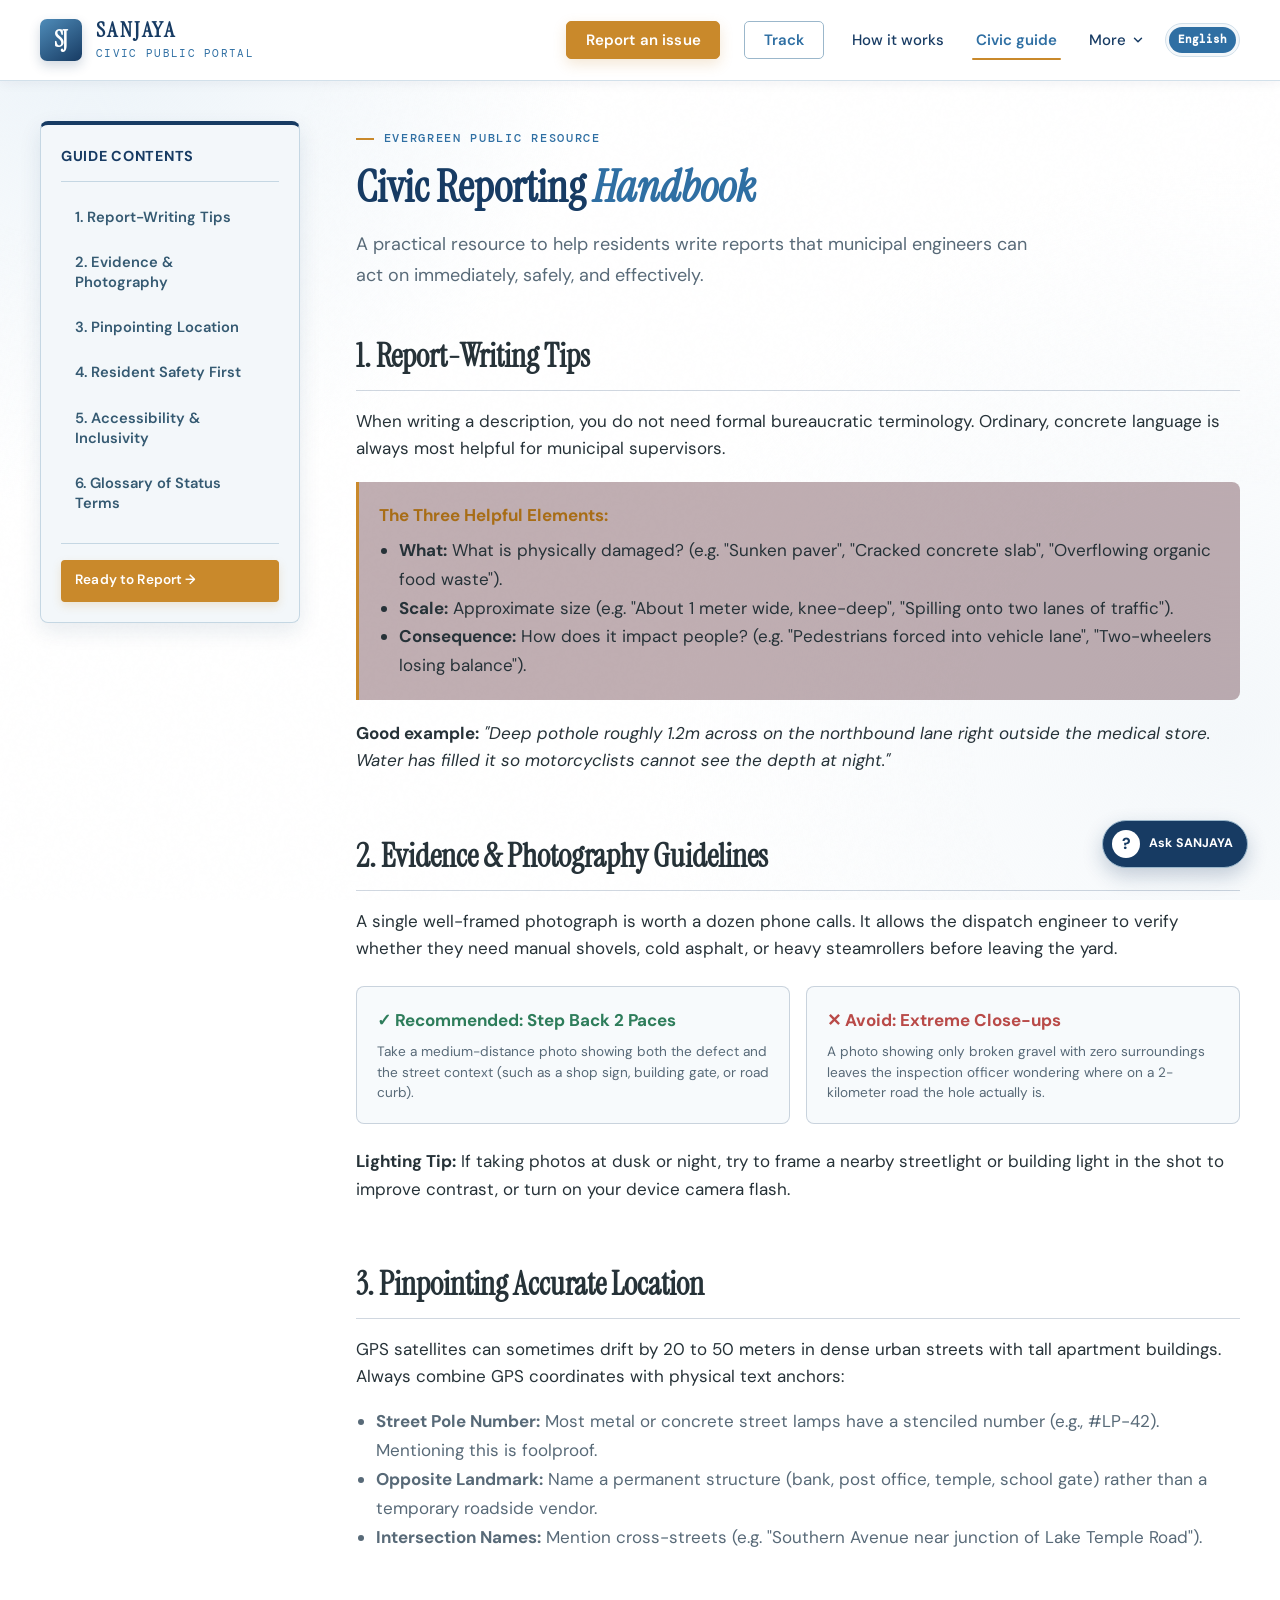
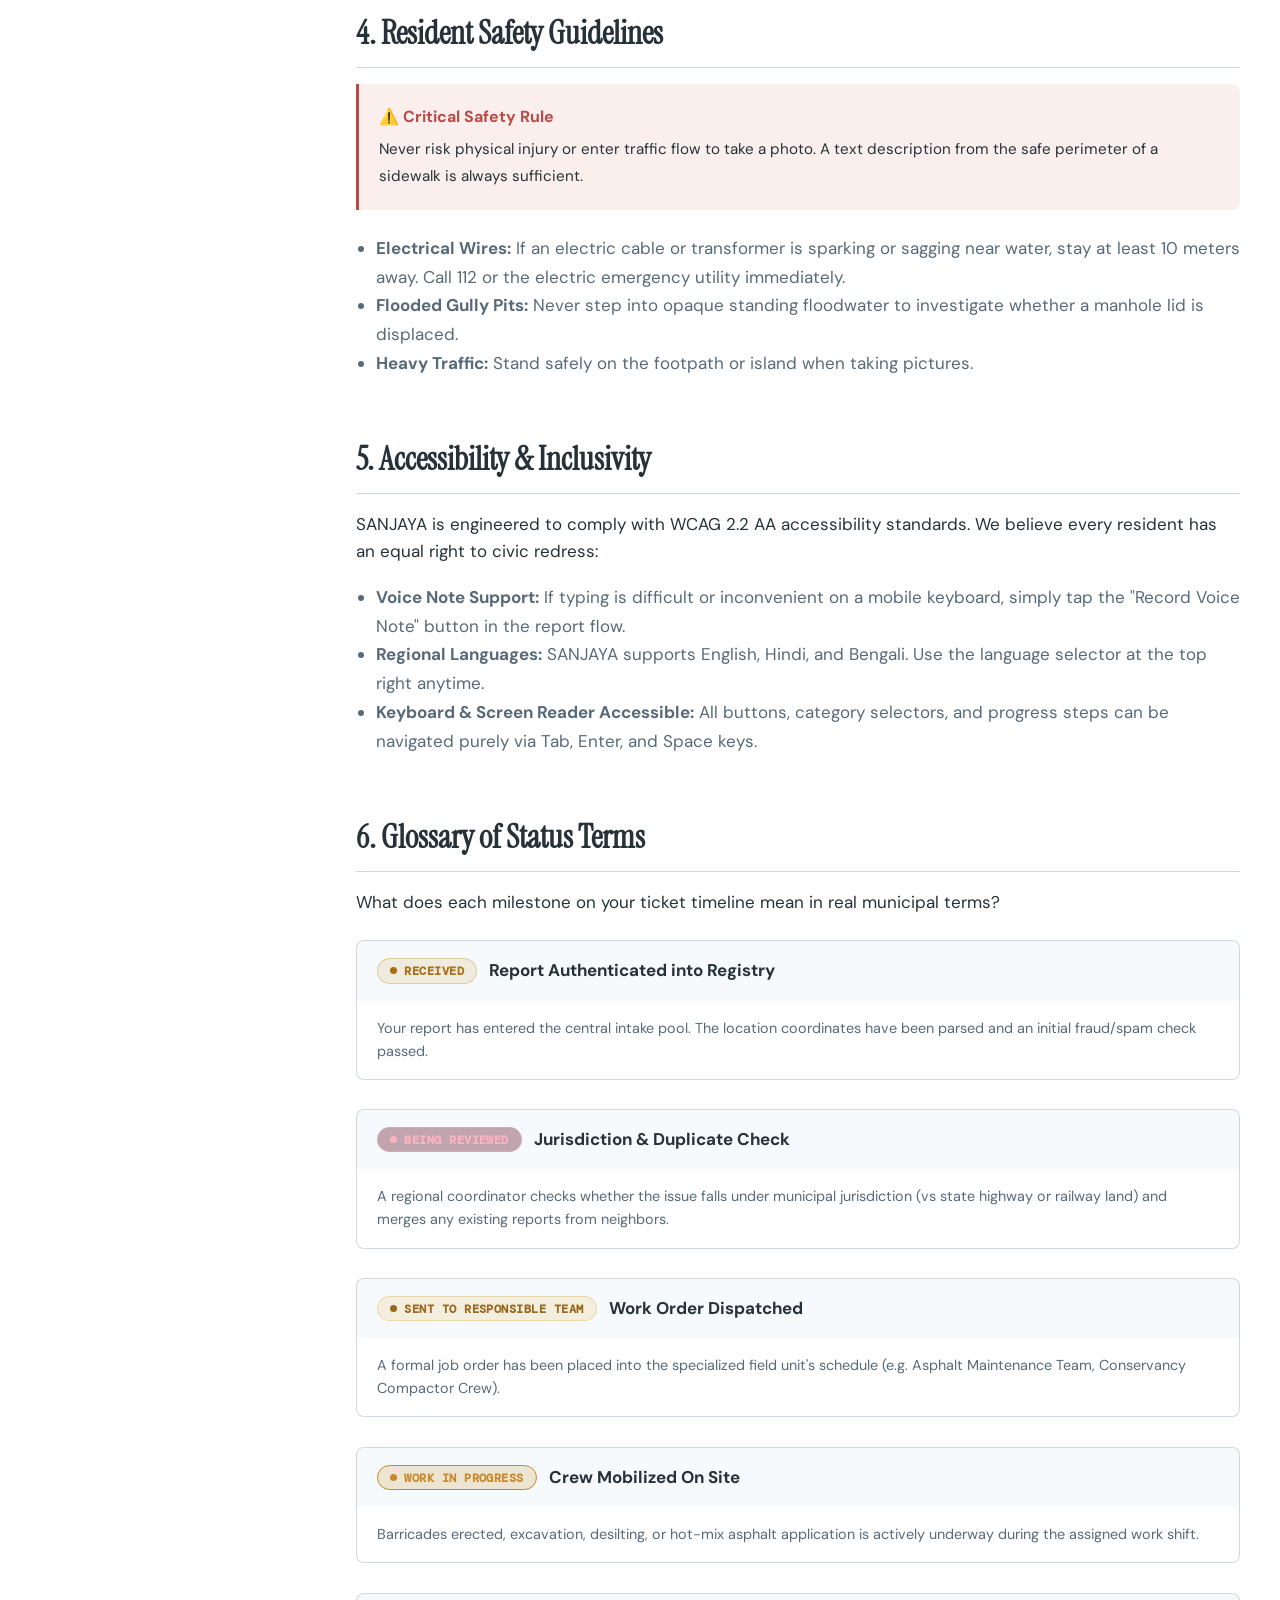
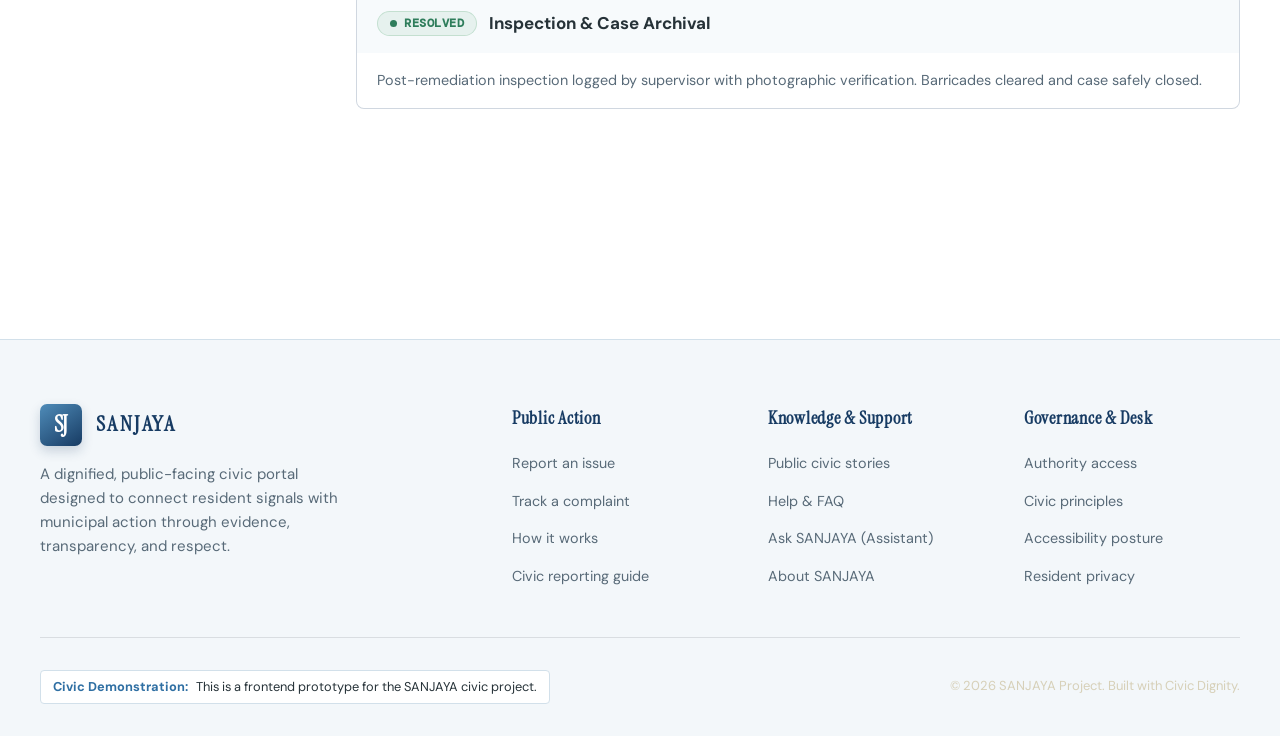
<file: frontend/civic-guide.html>
<!doctype html>
<html lang="en">
<head>
  <meta charset="UTF-8" />
  <meta name="viewport" content="width=device-width, initial-scale=1.0" />
  <meta name="description" content="An evergreen practical guide for residents on writing actionable civic reports, taking useful photo evidence, landmark identification, safety, and understanding status terms." />
  <meta name="theme-color" content="#FFFFFF" />
  <title>Civic Reporting Guide — SANJAYA Civic Portal</title>
  
  <!-- Typography -->
  <link rel="preconnect" href="https://fonts.googleapis.com" />
  <link rel="preconnect" href="https://fonts.gstatic.com" crossorigin />
  <link href="https://fonts.googleapis.com/css2?family=DM+Mono:wght@400;500&family=DM+Sans:opsz,wght@9..40,400;9..40,500;9..40,600;9..40,700&family=Instrument+Serif:ital@0;1&display=swap" rel="stylesheet" />

  <!-- Stylesheets -->
  <link rel="stylesheet" href="css/tokens.css" />
  <link rel="stylesheet" href="css/layout.css" />
  <link rel="stylesheet" href="css/components.css" />
  <link rel="stylesheet" href="css/style.css" />
</head>
<body>
  <a href="#main-content" class="skip-link">Skip to main content</a>
  <div class="site-texture" aria-hidden="true"></div>
  <div class="site-glow" aria-hidden="true"></div>

  <!-- Shared Header -->
  <header class="site-header">
    <div class="shell header-inner">
      <a href="index.html" class="brand" aria-label="SANJAYA Civic Portal Home">
        <div class="brand-mark" aria-hidden="true">SJ</div>
        <div class="brand-text">
          <span class="brand-name">SANJAYA</span>
          <span class="brand-tagline">Civic Public Portal</span>
        </div>
      </a>

      <nav class="nav-desktop" aria-label="Primary Navigation">
        <a href="report.html" class="btn btn-primary" style="padding: 0.55rem 1.15rem; min-height: 38px;">Report an issue</a>
        <a href="track.html" class="btn btn-outline" style="padding: 0.55rem 1.15rem; min-height: 38px;">Track</a>
        <a href="how-it-works.html" class="nav-link">How it works</a>
        <a href="civic-guide.html" class="nav-link is-active">Civic guide</a>

        <div class="nav-dropdown">
          <button class="dropdown-trigger" aria-expanded="false" aria-haspopup="true">
            <span>More</span>
            <svg viewBox="0 0 24 24" fill="none" stroke="currentColor" stroke-width="2.5" stroke-linecap="round" stroke-linejoin="round" aria-hidden="true"><polyline points="6 9 12 15 18 9"></polyline></svg>
          </button>
          <div class="dropdown-menu" role="menu">
            <a href="stories.html" class="dropdown-item" role="menuitem">Public stories</a>
            <a href="help.html" class="dropdown-item" role="menuitem">Help centre</a>
            <a href="assistant.html" class="dropdown-item" role="menuitem">Ask SANJAYA</a>
            <a href="about.html" class="dropdown-item" role="menuitem">About SANJAYA</a>
            <a href="login.html" class="dropdown-item authority-link" role="menuitem">Authority access ↗</a>
          </div>
        </div>
      </nav>

      <div class="header-actions">
        <div class="lang-selector" aria-label="Language">
          <span class="lang-btn is-active" style="cursor: default;">English</span>
        </div>

        <button class="menu-toggle" aria-label="Open mobile navigation menu" aria-expanded="false">
          <svg width="22" height="22" viewBox="0 0 24 24" fill="none" stroke="currentColor" stroke-width="2" stroke-linecap="round" stroke-linejoin="round"><line x1="3" y1="12" x2="21" y2="12"></line><line x1="3" y1="6" x2="21" y2="6"></line><line x1="3" y1="18" x2="21" y2="18"></line></svg>
        </button>
      </div>
    </div>
  </header>

  <!-- Mobile Drawer -->
  <aside class="mobile-drawer" aria-hidden="true" role="dialog" aria-label="Mobile Navigation">
    <div class="drawer-content">
      <div class="drawer-header">
        <a href="index.html" class="brand">
          <div class="brand-mark" aria-hidden="true">SJ</div>
          <span class="brand-name" style="font-size: 1.25rem;">SANJAYA</span>
        </a>
        <button class="drawer-close" aria-label="Close menu">✕</button>
      </div>

      <div style="display: flex; flex-direction: column; gap: 0.75rem; margin-bottom: 1.5rem;">
        <a href="report.html" class="btn btn-primary" style="width: 100%;">Report an issue</a>
        <a href="track.html" class="btn btn-outline" style="width: 100%;">Track a complaint</a>
      </div>

      <nav class="drawer-nav">
        <a href="index.html" class="drawer-link"><span>Home</span> <span>→</span></a>
        <a href="how-it-works.html" class="drawer-link"><span>How it works</span> <span>→</span></a>
        <a href="civic-guide.html" class="drawer-link is-active"><span>Civic guide</span> <span>→</span></a>
        <a href="stories.html" class="drawer-link"><span>Public stories</span> <span>→</span></a>
        <a href="help.html" class="drawer-link"><span>Help centre</span> <span>→</span></a>
        <a href="assistant.html" class="drawer-link"><span>Ask SANJAYA</span> <span>→</span></a>
        <a href="about.html" class="drawer-link"><span>About SANJAYA</span> <span>→</span></a>
      </nav>

      <div class="drawer-footer">
        <a href="login.html" class="btn btn-secondary" style="font-size: 0.85rem; width: 100%;">Authority login</a>
      </div>
    </div>
  </aside>

  <!-- Main Content -->
  <main id="main-content">
    <div class="shell">
      
      <!-- Guide Layout: Anchored TOC on Desktop / Accordion Friendly -->
      <div class="guide-layout">
        
        <!-- Table of Contents (Desktop Sticky) -->
        <aside class="guide-toc" aria-label="Guide Sections">
          <h4>Guide Contents</h4>
          <ul>
            <li><a href="#section-writing">1. Report-Writing Tips</a></li>
            <li><a href="#section-evidence">2. Evidence & Photography</a></li>
            <li><a href="#section-location">3. Pinpointing Location</a></li>
            <li><a href="#section-safety">4. Resident Safety First</a></li>
            <li><a href="#section-accessibility">5. Accessibility & Inclusivity</a></li>
            <li><a href="#section-glossary">6. Glossary of Status Terms</a></li>
          </ul>

          <div style="margin-top: 1.5rem; padding-top: 1rem; border-top: 1px solid var(--line-parchment);">
            <a href="report.html" class="btn btn-primary" style="width: 100%; font-size: 0.85rem;">
              <span>Ready to Report</span>
              <span class="btn-arrow">→</span>
            </a>
          </div>
        </aside>

        <!-- Main Guide Articles -->
        <article class="guide-content">
          <div style="margin-bottom: 2.5rem;">
            <div class="eyebrow">Evergreen Public Resource</div>
            <h1 class="section-title">Civic Reporting <em>Handbook</em></h1>
            <p class="section-lead">
              A practical resource to help residents write reports that municipal engineers can act on immediately, safely, and effectively.
            </p>
          </div>

          <!-- Section 1: Report Writing Tips -->
          <section id="section-writing" class="guide-section">
            <h2>1. Report-Writing Tips</h2>
            <p>
              When writing a description, you do not need formal bureaucratic terminology. Ordinary, concrete language is always most helpful for municipal supervisors.
            </p>

            <div class="guide-tip-box">
              <strong style="color: var(--warm-yellow); display: block; margin-bottom: 0.4rem;">The Three Helpful Elements:</strong>
              <ul style="margin: 0; padding-left: 1.25rem; color: var(--parchment); line-height: 1.7;">
                <li><strong>What:</strong> What is physically damaged? (e.g. "Sunken paver", "Cracked concrete slab", "Overflowing organic food waste").</li>
                <li><strong>Scale:</strong> Approximate size (e.g. "About 1 meter wide, knee-deep", "Spilling onto two lanes of traffic").</li>
                <li><strong>Consequence:</strong> How does it impact people? (e.g. "Pedestrians forced into vehicle lane", "Two-wheelers losing balance").</li>
              </ul>
            </div>

            <p>
              <strong>Good example:</strong> <em>"Deep pothole roughly 1.2m across on the northbound lane right outside the medical store. Water has filled it so motorcyclists cannot see the depth at night."</em>
            </p>
          </section>

          <!-- Section 2: Evidence & Photography -->
          <section id="section-evidence" class="guide-section">
            <h2>2. Evidence & Photography Guidelines</h2>
            <p>
              A single well-framed photograph is worth a dozen phone calls. It allows the dispatch engineer to verify whether they need manual shovels, cold asphalt, or heavy steamrollers before leaving the yard.
            </p>

            <div style="display: grid; grid-template-columns: 1fr 1fr; gap: 1rem; margin-block: 1.5rem;">
              <div style="background: rgba(234, 242, 248, 0.4); border: 1px solid var(--line-gold); padding: 1.25rem; border-radius: var(--radius-md);">
                <div style="color: var(--success); font-weight: 700; margin-bottom: 0.5rem;">✓ Recommended: Step Back 2 Paces</div>
                <p style="font-size: 0.85rem; color: var(--muted-parchment); margin: 0; line-height: 1.5;">
                  Take a medium-distance photo showing both the defect and the street context (such as a shop sign, building gate, or road curb).
                </p>
              </div>

              <div style="background: rgba(234, 242, 248, 0.4); border: 1px solid var(--line-gold); padding: 1.25rem; border-radius: var(--radius-md);">
                <div style="color: var(--error); font-weight: 700; margin-bottom: 0.5rem;">✕ Avoid: Extreme Close-ups</div>
                <p style="font-size: 0.85rem; color: var(--muted-parchment); margin: 0; line-height: 1.5;">
                  A photo showing only broken gravel with zero surroundings leaves the inspection officer wondering where on a 2-kilometer road the hole actually is.
                </p>
              </div>
            </div>

            <p>
              <strong>Lighting Tip:</strong> If taking photos at dusk or night, try to frame a nearby streetlight or building light in the shot to improve contrast, or turn on your device camera flash.
            </p>
          </section>

          <!-- Section 3: Pinpointing Location -->
          <section id="section-location" class="guide-section">
            <h2>3. Pinpointing Accurate Location</h2>
            <p>
              GPS satellites can sometimes drift by 20 to 50 meters in dense urban streets with tall apartment buildings. Always combine GPS coordinates with physical text anchors:
            </p>
            <ul style="color: var(--muted-parchment); line-height: 1.7; padding-left: 1.25rem;">
              <li><strong>Street Pole Number:</strong> Most metal or concrete street lamps have a stenciled number (e.g., #LP-42). Mentioning this is foolproof.</li>
              <li><strong>Opposite Landmark:</strong> Name a permanent structure (bank, post office, temple, school gate) rather than a temporary roadside vendor.</li>
              <li><strong>Intersection Names:</strong> Mention cross-streets (e.g. "Southern Avenue near junction of Lake Temple Road").</li>
            </ul>
          </section>

          <!-- Section 4: Resident Safety First -->
          <section id="section-safety" class="guide-section">
            <h2>4. Resident Safety Guidelines</h2>
            <div style="background: rgba(217, 121, 106, 0.12); border-left: 3px solid var(--error); padding: 1.25rem; border-radius: 0 var(--radius-md) var(--radius-md) 0; margin-bottom: 1.5rem;">
              <strong style="color: var(--error); font-size: 1rem; display: block; margin-bottom: 0.35rem;">⚠️ Critical Safety Rule</strong>
              <span style="color: var(--parchment); font-size: 0.95rem; line-height: 1.6;">
                Never risk physical injury or enter traffic flow to take a photo. A text description from the safe perimeter of a sidewalk is always sufficient.
              </span>
            </div>
            <ul style="color: var(--muted-parchment); line-height: 1.7; padding-left: 1.25rem;">
              <li><strong>Electrical Wires:</strong> If an electric cable or transformer is sparking or sagging near water, stay at least 10 meters away. Call 112 or the electric emergency utility immediately.</li>
              <li><strong>Flooded Gully Pits:</strong> Never step into opaque standing floodwater to investigate whether a manhole lid is displaced.</li>
              <li><strong>Heavy Traffic:</strong> Stand safely on the footpath or island when taking pictures.</li>
            </ul>
          </section>

          <!-- Section 5: Accessibility & Inclusivity -->
          <section id="section-accessibility" class="guide-section">
            <h2>5. Accessibility & Inclusivity</h2>
            <p>
              SANJAYA is engineered to comply with WCAG 2.2 AA accessibility standards. We believe every resident has an equal right to civic redress:
            </p>
            <ul style="color: var(--muted-parchment); line-height: 1.7; padding-left: 1.25rem;">
              <li><strong>Voice Note Support:</strong> If typing is difficult or inconvenient on a mobile keyboard, simply tap the "Record Voice Note" button in the report flow.</li>
              <li><strong>Regional Languages:</strong> SANJAYA supports English, Hindi, and Bengali. Use the language selector at the top right anytime.</li>
              <li><strong>Keyboard & Screen Reader Accessible:</strong> All buttons, category selectors, and progress steps can be navigated purely via Tab, Enter, and Space keys.</li>
            </ul>
          </section>

          <!-- Section 6: Glossary of Status Terms -->
          <section id="section-glossary" class="guide-section">
            <h2>6. Glossary of Status Terms</h2>
            <p>
              What does each milestone on your ticket timeline mean in real municipal terms?
            </p>

            <div style="display: flex; flex-direction: column; gap: 1rem; margin-top: 1.5rem;">
              <div class="accordion is-open">
                <div style="padding: 1rem 1.25rem; background: rgba(234, 242, 248, 0.4); display: flex; align-items: center; gap: 0.75rem;">
                  <span class="badge badge-received"><span class="badge-dot"></span>Received</span>
                  <strong style="color: var(--parchment);">Report Authenticated into Registry</strong>
                </div>
                <div style="padding: 1rem 1.25rem; font-size: 0.9rem; color: var(--muted-parchment); line-height: 1.6;">
                  Your report has entered the central intake pool. The location coordinates have been parsed and an initial fraud/spam check passed.
                </div>
              </div>

              <div class="accordion is-open">
                <div style="padding: 1rem 1.25rem; background: rgba(234, 242, 248, 0.4); display: flex; align-items: center; gap: 0.75rem;">
                  <span class="badge badge-review"><span class="badge-dot"></span>Being reviewed</span>
                  <strong style="color: var(--parchment);">Jurisdiction & Duplicate Check</strong>
                </div>
                <div style="padding: 1rem 1.25rem; font-size: 0.9rem; color: var(--muted-parchment); line-height: 1.6;">
                  A regional coordinator checks whether the issue falls under municipal jurisdiction (vs state highway or railway land) and merges any existing reports from neighbors.
                </div>
              </div>

              <div class="accordion is-open">
                <div style="padding: 1rem 1.25rem; background: rgba(234, 242, 248, 0.4); display: flex; align-items: center; gap: 0.75rem;">
                  <span class="badge badge-assigned"><span class="badge-dot"></span>Sent to responsible team</span>
                  <strong style="color: var(--parchment);">Work Order Dispatched</strong>
                </div>
                <div style="padding: 1rem 1.25rem; font-size: 0.9rem; color: var(--muted-parchment); line-height: 1.6;">
                  A formal job order has been placed into the specialized field unit's schedule (e.g. Asphalt Maintenance Team, Conservancy Compactor Crew).
                </div>
              </div>

              <div class="accordion is-open">
                <div style="padding: 1rem 1.25rem; background: rgba(234, 242, 248, 0.4); display: flex; align-items: center; gap: 0.75rem;">
                  <span class="badge badge-progress"><span class="badge-dot"></span>Work in progress</span>
                  <strong style="color: var(--parchment);">Crew Mobilized On Site</strong>
                </div>
                <div style="padding: 1rem 1.25rem; font-size: 0.9rem; color: var(--muted-parchment); line-height: 1.6;">
                  Barricades erected, excavation, desilting, or hot-mix asphalt application is actively underway during the assigned work shift.
                </div>
              </div>

              <div class="accordion is-open">
                <div style="padding: 1rem 1.25rem; background: rgba(234, 242, 248, 0.4); display: flex; align-items: center; gap: 0.75rem;">
                  <span class="badge badge-resolved"><span class="badge-dot"></span>Resolved</span>
                  <strong style="color: var(--parchment);">Inspection & Case Archival</strong>
                </div>
                <div style="padding: 1rem 1.25rem; font-size: 0.9rem; color: var(--muted-parchment); line-height: 1.6;">
                  Post-remediation inspection logged by supervisor with photographic verification. Barricades cleared and case safely closed.
                </div>
              </div>
            </div>
          </section>

        </article>
      </div>

    </div>
  </main>

  <!-- Shared Footer -->
  <footer class="site-footer">
    <div class="shell">
      <div class="footer-grid">
        <div class="footer-brand-col">
          <div class="brand">
            <div class="brand-mark">SJ</div>
            <span class="brand-name">SANJAYA</span>
          </div>
          <p>A dignified, public-facing civic portal designed to connect resident signals with municipal action through evidence, transparency, and respect.</p>
        </div>
        <div class="footer-col">
          <h4>Public Action</h4>
          <ul>
            <li><a href="report.html">Report an issue</a></li>
            <li><a href="track.html">Track a complaint</a></li>
            <li><a href="how-it-works.html">How it works</a></li>
            <li><a href="civic-guide.html">Civic reporting guide</a></li>
          </ul>
        </div>
        <div class="footer-col">
          <h4>Knowledge & Support</h4>
          <ul>
            <li><a href="stories.html">Public civic stories</a></li>
            <li><a href="help.html">Help & FAQ</a></li>
            <li><a href="assistant.html">Ask SANJAYA (Assistant)</a></li>
            <li><a href="about.html">About SANJAYA</a></li>
          </ul>
        </div>
        <div class="footer-col">
          <h4>Governance & Desk</h4>
          <ul>
            <li><a href="login.html">Authority access</a></li>
            <li><a href="about.html#principles">Civic principles</a></li>
            <li><a href="about.html#accessibility">Accessibility posture</a></li>
            <li><a href="about.html#privacy">Resident privacy</a></li>
          </ul>
        </div>
      </div>
      <div class="footer-bottom">
        <div class="prototype-notice">
          <strong>Civic Demonstration:</strong> This is a frontend prototype for the SANJAYA civic project.
        </div>
        <div>
          <span>© 2026 SANJAYA Project. Built with Civic Dignity.</span>
        </div>
      </div>
    </div>
  </footer>

  <!-- Scripts -->
  <script src="js/data.js"></script>
  <script src="js/adapter.js"></script>
  <script src="js/shared.js"></script>
  <script src="js/app.js"></script>

  <a class="ask-sanjaya-fab" href="assistant.html#assistant-chat" aria-label="Ask SANJAYA assistant">
    <span class="ask-sanjaya-fab-icon" aria-hidden="true">?</span>
    <span>Ask SANJAYA</span>
  </a>
</body>
</html>
</file>
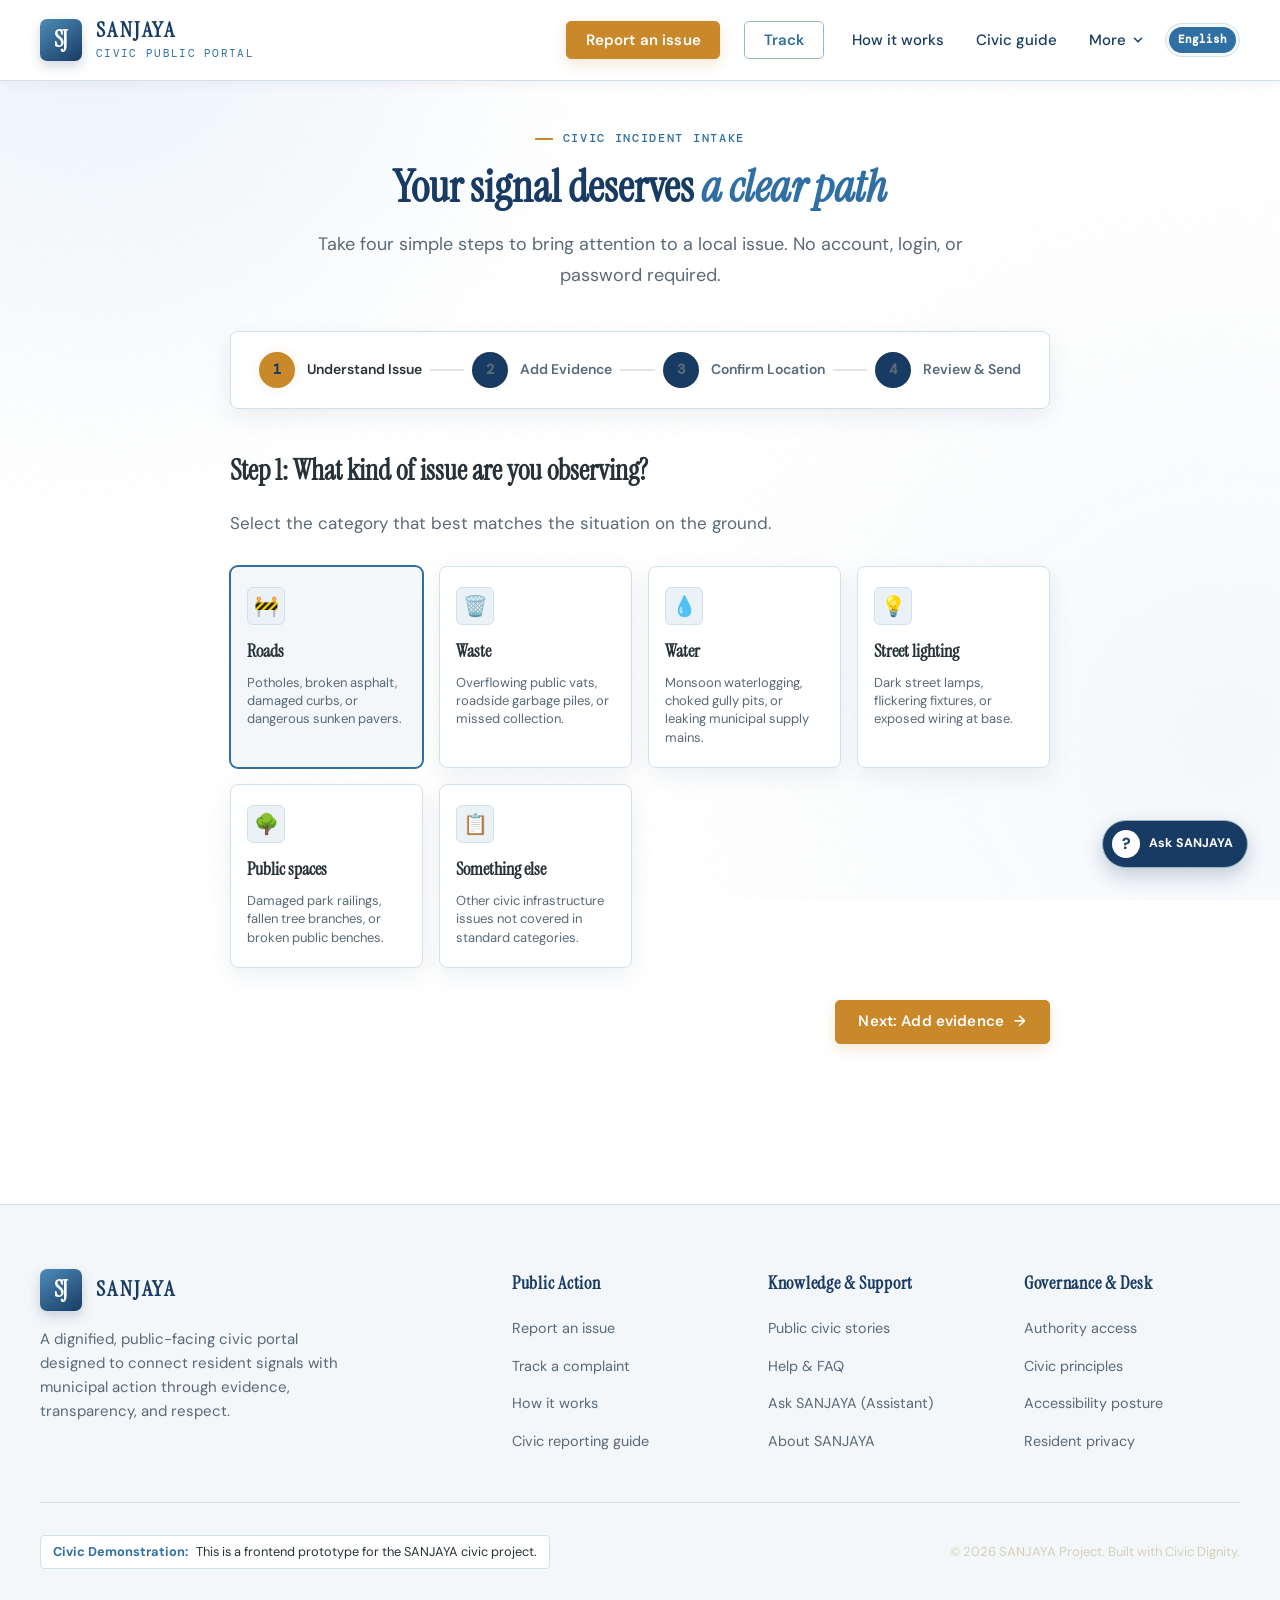
<file: frontend/civic_report.html>
<!doctype html>
<html lang="en">
<head>
  <meta charset="UTF-8" />
  <meta name="viewport" content="width=device-width, initial-scale=1.0" />
  <meta http-equiv="refresh" content="0; url=report.html" />
  <title>Redirecting to SANJAYA Report Flow...</title>
  <script>window.location.replace("report.html");</script>
</head>
<body style="background: #FFFFFF; color: #2D2545; font-family: sans-serif; display: grid; place-items: center; min-height: 100vh; margin: 0;">
  <p>Redirecting to <a href="report.html" style="color: #173B63;">SANJAYA Report Flow</a>...</p>
</body>
</html>
</file>
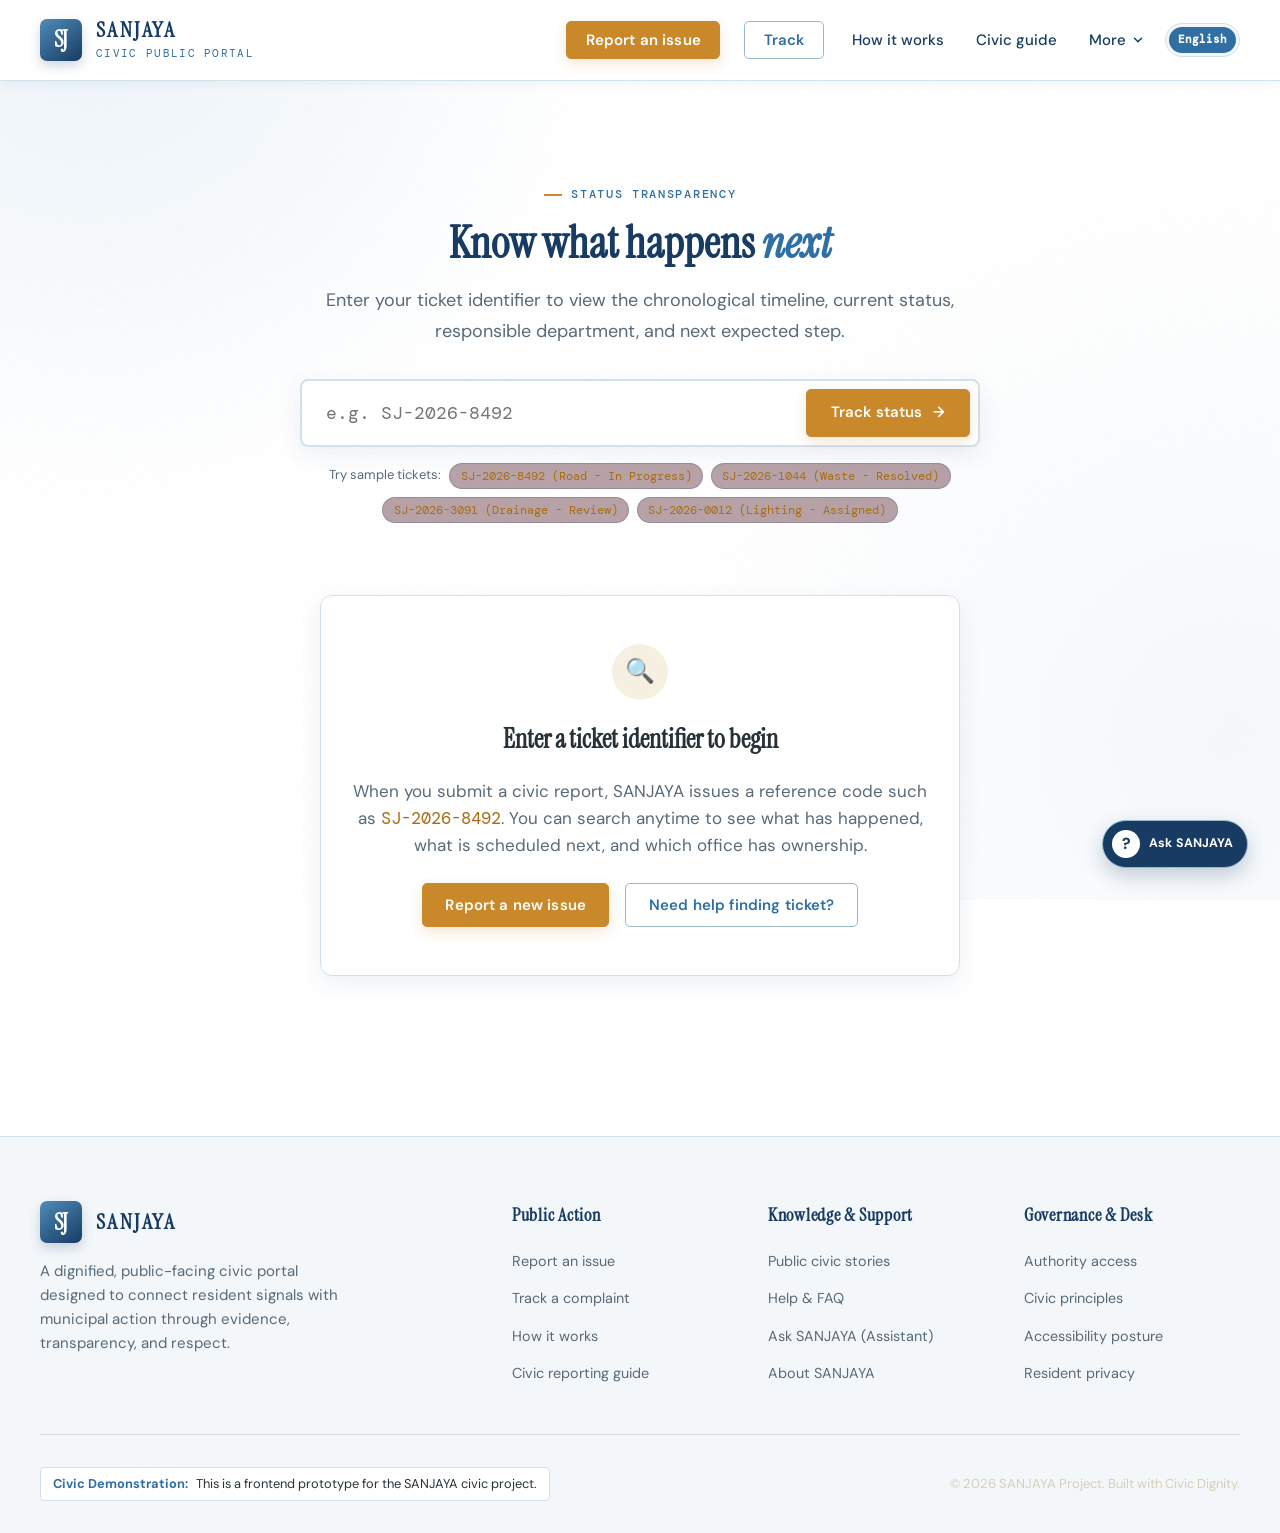
<file: frontend/complaint.html>
<!doctype html>
<html lang="en">
<head>
  <meta charset="UTF-8" />
  <meta name="viewport" content="width=device-width, initial-scale=1.0" />
  <meta http-equiv="refresh" content="0; url=track.html" />
  <title>Redirecting to SANJAYA Tracker...</title>
  <script>window.location.replace("track.html" + window.location.search);</script>
</head>
<body style="background: #FFFFFF; color: #2D2545; font-family: sans-serif; display: grid; place-items: center; min-height: 100vh; margin: 0;">
  <p>Redirecting to <a href="track.html" style="color: #173B63;">SANJAYA Complaint Status Tracker</a>...</p>
</body>
</html>
</file>
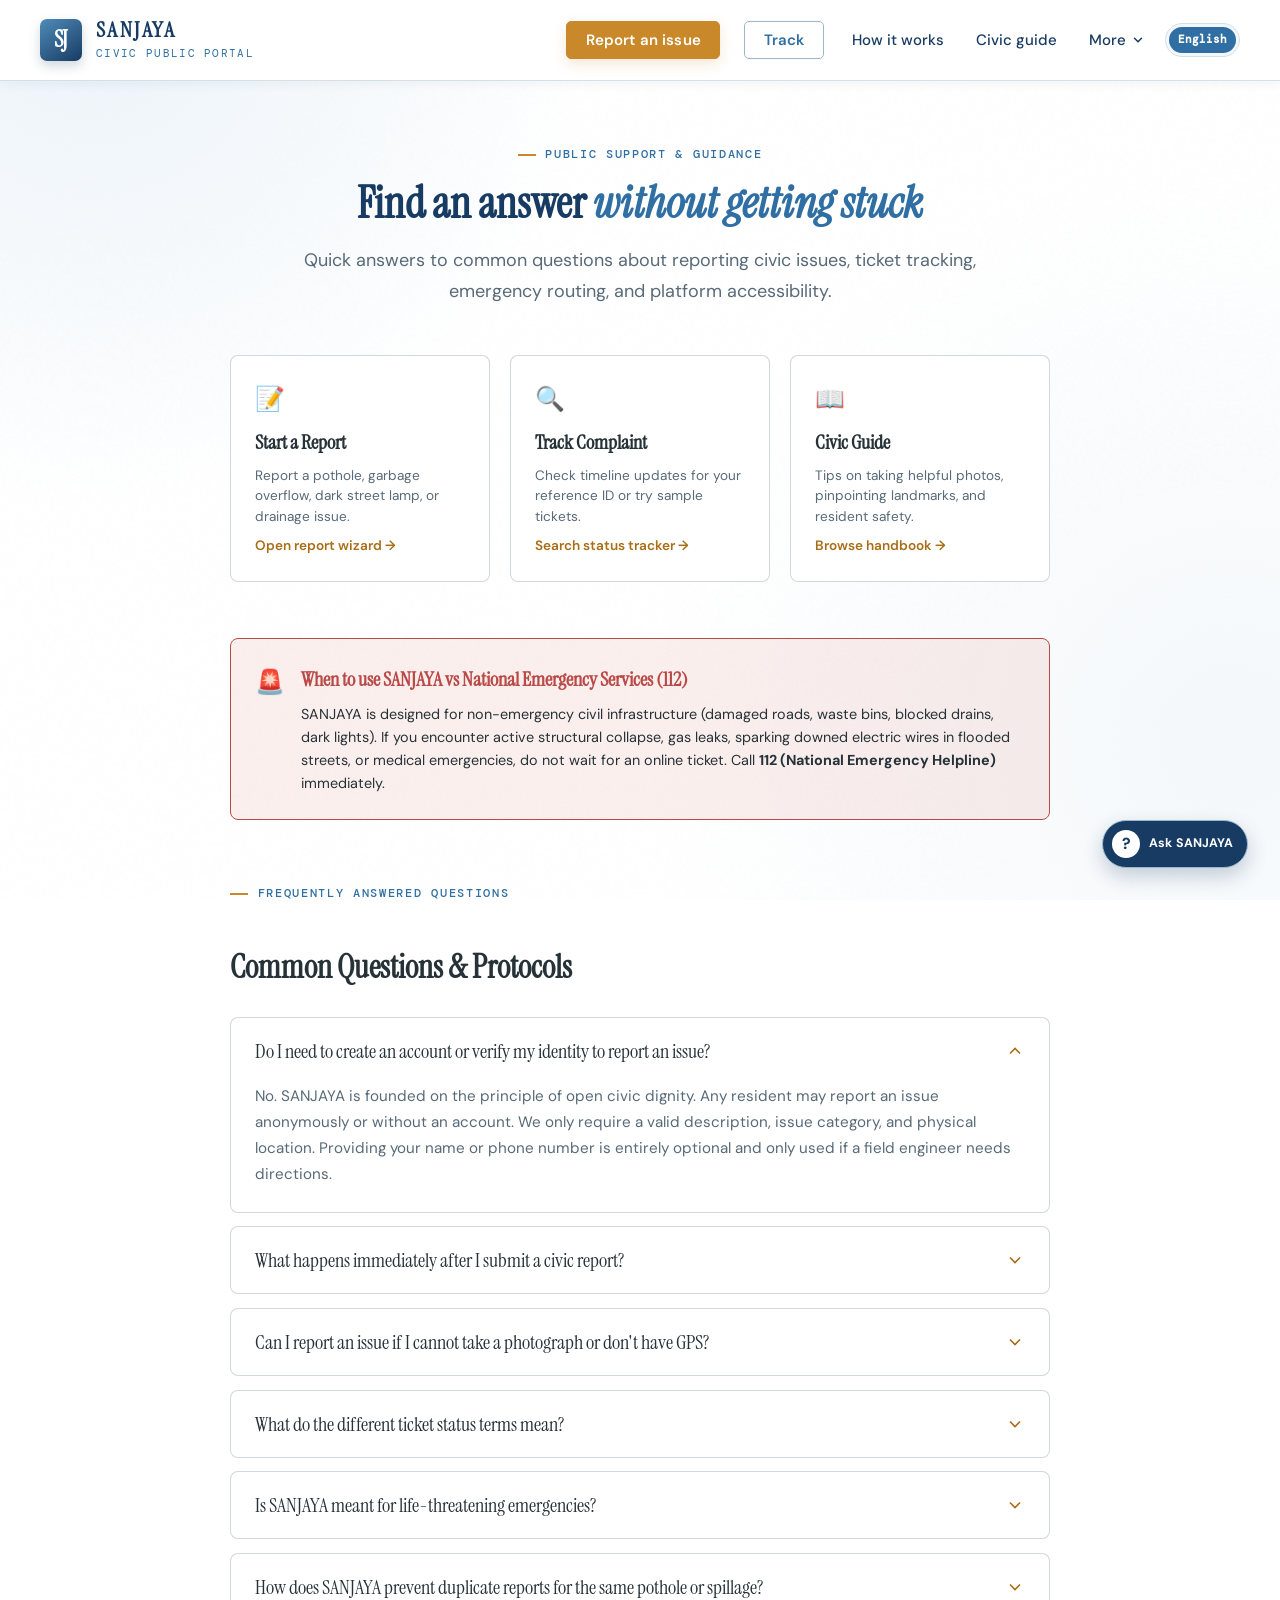
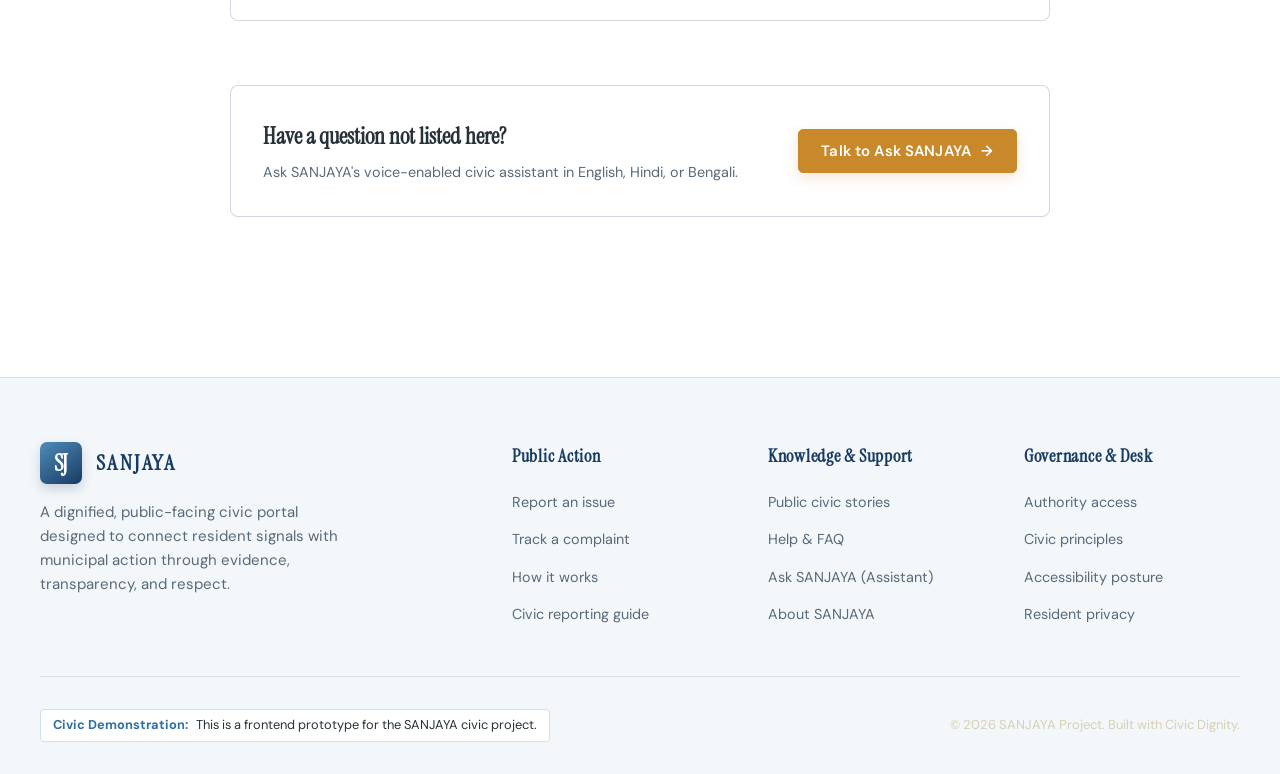
<file: frontend/help.html>
<!doctype html>
<html lang="en">
<head>
  <meta charset="UTF-8" />
  <meta name="viewport" content="width=device-width, initial-scale=1.0" />
  <meta name="description" content="Find answers to common questions about reporting local civic problems, tracking status, emergency protocols, and accessibility support." />
  <meta name="theme-color" content="#FFFFFF" />
  <title>Help Centre & FAQ — SANJAYA Civic Portal</title>
  
  <!-- Typography -->
  <link rel="preconnect" href="https://fonts.googleapis.com" />
  <link rel="preconnect" href="https://fonts.gstatic.com" crossorigin />
  <link href="https://fonts.googleapis.com/css2?family=DM+Mono:wght@400;500&family=DM+Sans:opsz,wght@9..40,400;9..40,500;9..40,600;9..40,700&family=Instrument+Serif:ital@0;1&display=swap" rel="stylesheet" />

  <!-- Stylesheets -->
  <link rel="stylesheet" href="css/tokens.css" />
  <link rel="stylesheet" href="css/layout.css" />
  <link rel="stylesheet" href="css/components.css" />
  <link rel="stylesheet" href="css/style.css" />
</head>
<body>
  <a href="#main-content" class="skip-link">Skip to main content</a>
  <div class="site-texture" aria-hidden="true"></div>
  <div class="site-glow" aria-hidden="true"></div>

  <!-- Shared Header -->
  <header class="site-header">
    <div class="shell header-inner">
      <a href="index.html" class="brand" aria-label="SANJAYA Civic Portal Home">
        <div class="brand-mark" aria-hidden="true">SJ</div>
        <div class="brand-text">
          <span class="brand-name">SANJAYA</span>
          <span class="brand-tagline">Civic Public Portal</span>
        </div>
      </a>

      <nav class="nav-desktop" aria-label="Primary Navigation">
        <a href="report.html" class="btn btn-primary" style="padding: 0.55rem 1.15rem; min-height: 38px;">Report an issue</a>
        <a href="track.html" class="btn btn-outline" style="padding: 0.55rem 1.15rem; min-height: 38px;">Track</a>
        <a href="how-it-works.html" class="nav-link">How it works</a>
        <a href="civic-guide.html" class="nav-link">Civic guide</a>

        <div class="nav-dropdown">
          <button class="dropdown-trigger" aria-expanded="false" aria-haspopup="true">
            <span>More</span>
            <svg viewBox="0 0 24 24" fill="none" stroke="currentColor" stroke-width="2.5" stroke-linecap="round" stroke-linejoin="round" aria-hidden="true"><polyline points="6 9 12 15 18 9"></polyline></svg>
          </button>
          <div class="dropdown-menu" role="menu">
            <a href="stories.html" class="dropdown-item" role="menuitem">Public stories</a>
            <a href="help.html" class="dropdown-item is-active" role="menuitem">Help centre</a>
            <a href="assistant.html" class="dropdown-item" role="menuitem">Ask SANJAYA</a>
            <a href="about.html" class="dropdown-item" role="menuitem">About SANJAYA</a>
            <a href="login.html" class="dropdown-item authority-link" role="menuitem">Authority access ↗</a>
          </div>
        </div>
      </nav>

      <div class="header-actions">
        <div class="lang-selector" aria-label="Language">
          <span class="lang-btn is-active" style="cursor: default;">English</span>
        </div>

        <button class="menu-toggle" aria-label="Open mobile navigation menu" aria-expanded="false">
          <svg width="22" height="22" viewBox="0 0 24 24" fill="none" stroke="currentColor" stroke-width="2" stroke-linecap="round" stroke-linejoin="round"><line x1="3" y1="12" x2="21" y2="12"></line><line x1="3" y1="6" x2="21" y2="6"></line><line x1="3" y1="18" x2="21" y2="18"></line></svg>
        </button>
      </div>
    </div>
  </header>

  <!-- Mobile Drawer -->
  <aside class="mobile-drawer" aria-hidden="true" role="dialog" aria-label="Mobile Navigation">
    <div class="drawer-content">
      <div class="drawer-header">
        <a href="index.html" class="brand">
          <div class="brand-mark" aria-hidden="true">SJ</div>
          <span class="brand-name" style="font-size: 1.25rem;">SANJAYA</span>
        </a>
        <button class="drawer-close" aria-label="Close menu">✕</button>
      </div>

      <div style="display: flex; flex-direction: column; gap: 0.75rem; margin-bottom: 1.5rem;">
        <a href="report.html" class="btn btn-primary" style="width: 100%;">Report an issue</a>
        <a href="track.html" class="btn btn-outline" style="width: 100%;">Track a complaint</a>
      </div>

      <nav class="drawer-nav">
        <a href="index.html" class="drawer-link"><span>Home</span> <span>→</span></a>
        <a href="how-it-works.html" class="drawer-link"><span>How it works</span> <span>→</span></a>
        <a href="civic-guide.html" class="drawer-link"><span>Civic guide</span> <span>→</span></a>
        <a href="stories.html" class="drawer-link"><span>Public stories</span> <span>→</span></a>
        <a href="help.html" class="drawer-link is-active"><span>Help centre</span> <span>→</span></a>
        <a href="assistant.html" class="drawer-link"><span>Ask SANJAYA</span> <span>→</span></a>
        <a href="about.html" class="drawer-link"><span>About SANJAYA</span> <span>→</span></a>
      </nav>

      <div class="drawer-footer">
        <a href="login.html" class="btn btn-secondary" style="font-size: 0.85rem; width: 100%;">Authority login</a>
      </div>
    </div>
  </aside>

  <!-- Main Content -->
  <main id="main-content" style="padding-block: 3.5rem 5rem;">
    <div class="shell" style="max-width: 820px;">
      
      <!-- Page Header -->
      <div style="margin-bottom: 3rem; text-align: center;">
        <div class="eyebrow">Public Support & Guidance</div>
        <h1 class="section-title">Find an answer <em>without getting stuck</em></h1>
        <p class="section-lead" style="margin-inline: auto;">
          Quick answers to common questions about reporting civic issues, ticket tracking, emergency routing, and platform accessibility.
        </p>
      </div>

      <!-- Quick Action Routing Cards (PRD Section 6.7) -->
      <div style="display: grid; grid-template-columns: repeat(auto-fit, minmax(240px, 1fr)); gap: 1.25rem; margin-bottom: 3.5rem;">
        <a href="report.html" style="background: var(--surface-card); border: 1px solid var(--line-gold); border-radius: var(--radius-md); padding: 1.5rem; text-decoration: none; display: flex; flex-direction: column; gap: 0.5rem; transition: transform var(--transition-quick);">
          <div style="font-size: 1.5rem;">📝</div>
          <h3 style="font-family: var(--font-serif); font-size: 1.25rem; color: var(--parchment); margin: 0;">Start a Report</h3>
          <p style="font-size: 0.85rem; color: var(--muted-parchment); margin: 0; line-height: 1.5;">Report a pothole, garbage overflow, dark street lamp, or drainage issue.</p>
          <span style="color: var(--warm-yellow); font-size: 0.85rem; margin-top: auto; font-weight: 600;">Open report wizard →</span>
        </a>

        <a href="track.html" style="background: var(--surface-card); border: 1px solid var(--line-gold); border-radius: var(--radius-md); padding: 1.5rem; text-decoration: none; display: flex; flex-direction: column; gap: 0.5rem; transition: transform var(--transition-quick);">
          <div style="font-size: 1.5rem;">🔍</div>
          <h3 style="font-family: var(--font-serif); font-size: 1.25rem; color: var(--parchment); margin: 0;">Track Complaint</h3>
          <p style="font-size: 0.85rem; color: var(--muted-parchment); margin: 0; line-height: 1.5;">Check timeline updates for your reference ID or try sample tickets.</p>
          <span style="color: var(--warm-yellow); font-size: 0.85rem; margin-top: auto; font-weight: 600;">Search status tracker →</span>
        </a>

        <a href="civic-guide.html" style="background: var(--surface-card); border: 1px solid var(--line-gold); border-radius: var(--radius-md); padding: 1.5rem; text-decoration: none; display: flex; flex-direction: column; gap: 0.5rem; transition: transform var(--transition-quick);">
          <div style="font-size: 1.5rem;">📖</div>
          <h3 style="font-family: var(--font-serif); font-size: 1.25rem; color: var(--parchment); margin: 0;">Civic Guide</h3>
          <p style="font-size: 0.85rem; color: var(--muted-parchment); margin: 0; line-height: 1.5;">Tips on taking helpful photos, pinpointing landmarks, and resident safety.</p>
          <span style="color: var(--warm-yellow); font-size: 0.85rem; margin-top: auto; font-weight: 600;">Browse handbook →</span>
        </a>
      </div>

      <!-- Emergency Escalation Guidance Notice (PRD Section 6.7) -->
      <div style="background: rgba(217, 121, 106, 0.12); border: 1px solid var(--error); border-radius: var(--radius-md); padding: 1.5rem; margin-bottom: 3.5rem;">
        <div style="display: flex; align-items: flex-start; gap: 1rem;">
          <div style="font-size: 1.5rem;">🚨</div>
          <div>
            <h3 style="font-family: var(--font-serif); font-size: 1.25rem; color: var(--error); margin: 0 0 0.5rem;">
              When to use SANJAYA vs National Emergency Services (112)
            </h3>
            <p style="color: var(--parchment); font-size: 0.9rem; line-height: 1.6; margin: 0;">
              SANJAYA is designed for non-emergency civil infrastructure (damaged roads, waste bins, blocked drains, dark lights). If you encounter active structural collapse, gas leaks, sparking downed electric wires in flooded streets, or medical emergencies, do not wait for an online ticket. Call <strong>112 (National Emergency Helpline)</strong> immediately.
            </p>
          </div>
        </div>
      </div>

      <!-- FAQ Accordions (PRD Section 6.7) -->
      <section style="margin-bottom: 4rem;">
        <div class="eyebrow">Frequently Answered Questions</div>
        <h2 style="font-family: var(--font-serif); font-size: 2rem; color: var(--parchment); margin-bottom: 1.5rem;">
          Common Questions & Protocols
        </h2>

        <div id="faq-list">
          <!-- Populated from SANJAYA_DATA.faqs -->
        </div>
      </section>

      <!-- Assistant Callout -->
      <div style="background: var(--surface-card); border: 1px solid var(--line-gold); border-radius: var(--radius-md); padding: 2rem; display: flex; flex-wrap: wrap; justify-content: space-between; align-items: center; gap: 1.5rem;">
        <div>
          <h3 style="font-family: var(--font-serif); font-size: 1.45rem; color: var(--parchment); margin: 0 0 0.4rem;">
            Have a question not listed here?
          </h3>
          <p style="color: var(--muted-parchment); font-size: 0.9rem; margin: 0;">
            Ask SANJAYA's voice-enabled civic assistant in English, Hindi, or Bengali.
          </p>
        </div>
        <a href="assistant.html" class="btn btn-primary">
          <span>Talk to Ask SANJAYA</span>
          <span class="btn-arrow">→</span>
        </a>
      </div>

    </div>
  </main>

  <!-- Shared Footer -->
  <footer class="site-footer">
    <div class="shell">
      <div class="footer-grid">
        <div class="footer-brand-col">
          <div class="brand">
            <div class="brand-mark">SJ</div>
            <span class="brand-name">SANJAYA</span>
          </div>
          <p>A dignified, public-facing civic portal designed to connect resident signals with municipal action through evidence, transparency, and respect.</p>
        </div>
        <div class="footer-col">
          <h4>Public Action</h4>
          <ul>
            <li><a href="report.html">Report an issue</a></li>
            <li><a href="track.html">Track a complaint</a></li>
            <li><a href="how-it-works.html">How it works</a></li>
            <li><a href="civic-guide.html">Civic reporting guide</a></li>
          </ul>
        </div>
        <div class="footer-col">
          <h4>Knowledge & Support</h4>
          <ul>
            <li><a href="stories.html">Public civic stories</a></li>
            <li><a href="help.html">Help & FAQ</a></li>
            <li><a href="assistant.html">Ask SANJAYA (Assistant)</a></li>
            <li><a href="about.html">About SANJAYA</a></li>
          </ul>
        </div>
        <div class="footer-col">
          <h4>Governance & Desk</h4>
          <ul>
            <li><a href="login.html">Authority access</a></li>
            <li><a href="about.html#principles">Civic principles</a></li>
            <li><a href="about.html#accessibility">Accessibility posture</a></li>
            <li><a href="about.html#privacy">Resident privacy</a></li>
          </ul>
        </div>
      </div>
      <div class="footer-bottom">
        <div class="prototype-notice">
          <strong>Civic Demonstration:</strong> This is a frontend prototype for the SANJAYA civic project.
        </div>
        <div>
          <span>© 2026 SANJAYA Project. Built with Civic Dignity.</span>
        </div>
      </div>
    </div>
  </footer>

  <!-- Scripts -->
  <script src="js/data.js"></script>
  <script src="js/adapter.js"></script>
  <script src="js/shared.js"></script>
  <script>
    document.addEventListener("DOMContentLoaded", () => {
      const faqList = document.getElementById("faq-list");
      if (!faqList) return;

      faqList.innerHTML = SANJAYA_DATA.faqs.map((faq, index) => `
        <div class="accordion ${index === 0 ? "is-open" : ""}">
          <button type="button" class="accordion-trigger" aria-expanded="${index === 0 ? "true" : "false"}">
            <span>${faq.q}</span>
            <svg class="accordion-icon" viewBox="0 0 24 24" fill="none" stroke="currentColor" stroke-width="2"><polyline points="6 9 12 15 18 9"></polyline></svg>
          </button>
          <div class="accordion-body" style="${index === 0 ? "" : "display: none;"}">
            ${faq.a.replaceAll("\n", "<br />")}
          </div>
        </div>
      `).join("");

      // Bind Accordion clicks
      document.querySelectorAll(".accordion-trigger").forEach((trigger) => {
        trigger.addEventListener("click", () => {
          const parent = trigger.closest(".accordion");
          const body = parent.querySelector(".accordion-body");
          const isOpen = trigger.getAttribute("aria-expanded") === "true";

          trigger.setAttribute("aria-expanded", String(!isOpen));
          parent.classList.toggle("is-open", !isOpen);
          body.style.display = isOpen ? "none" : "block";
        });
      });
    });
  </script>

  <a class="ask-sanjaya-fab" href="assistant.html#assistant-chat" aria-label="Ask SANJAYA assistant">
    <span class="ask-sanjaya-fab-icon" aria-hidden="true">?</span>
    <span>Ask SANJAYA</span>
  </a>
</body>
</html>
</file>
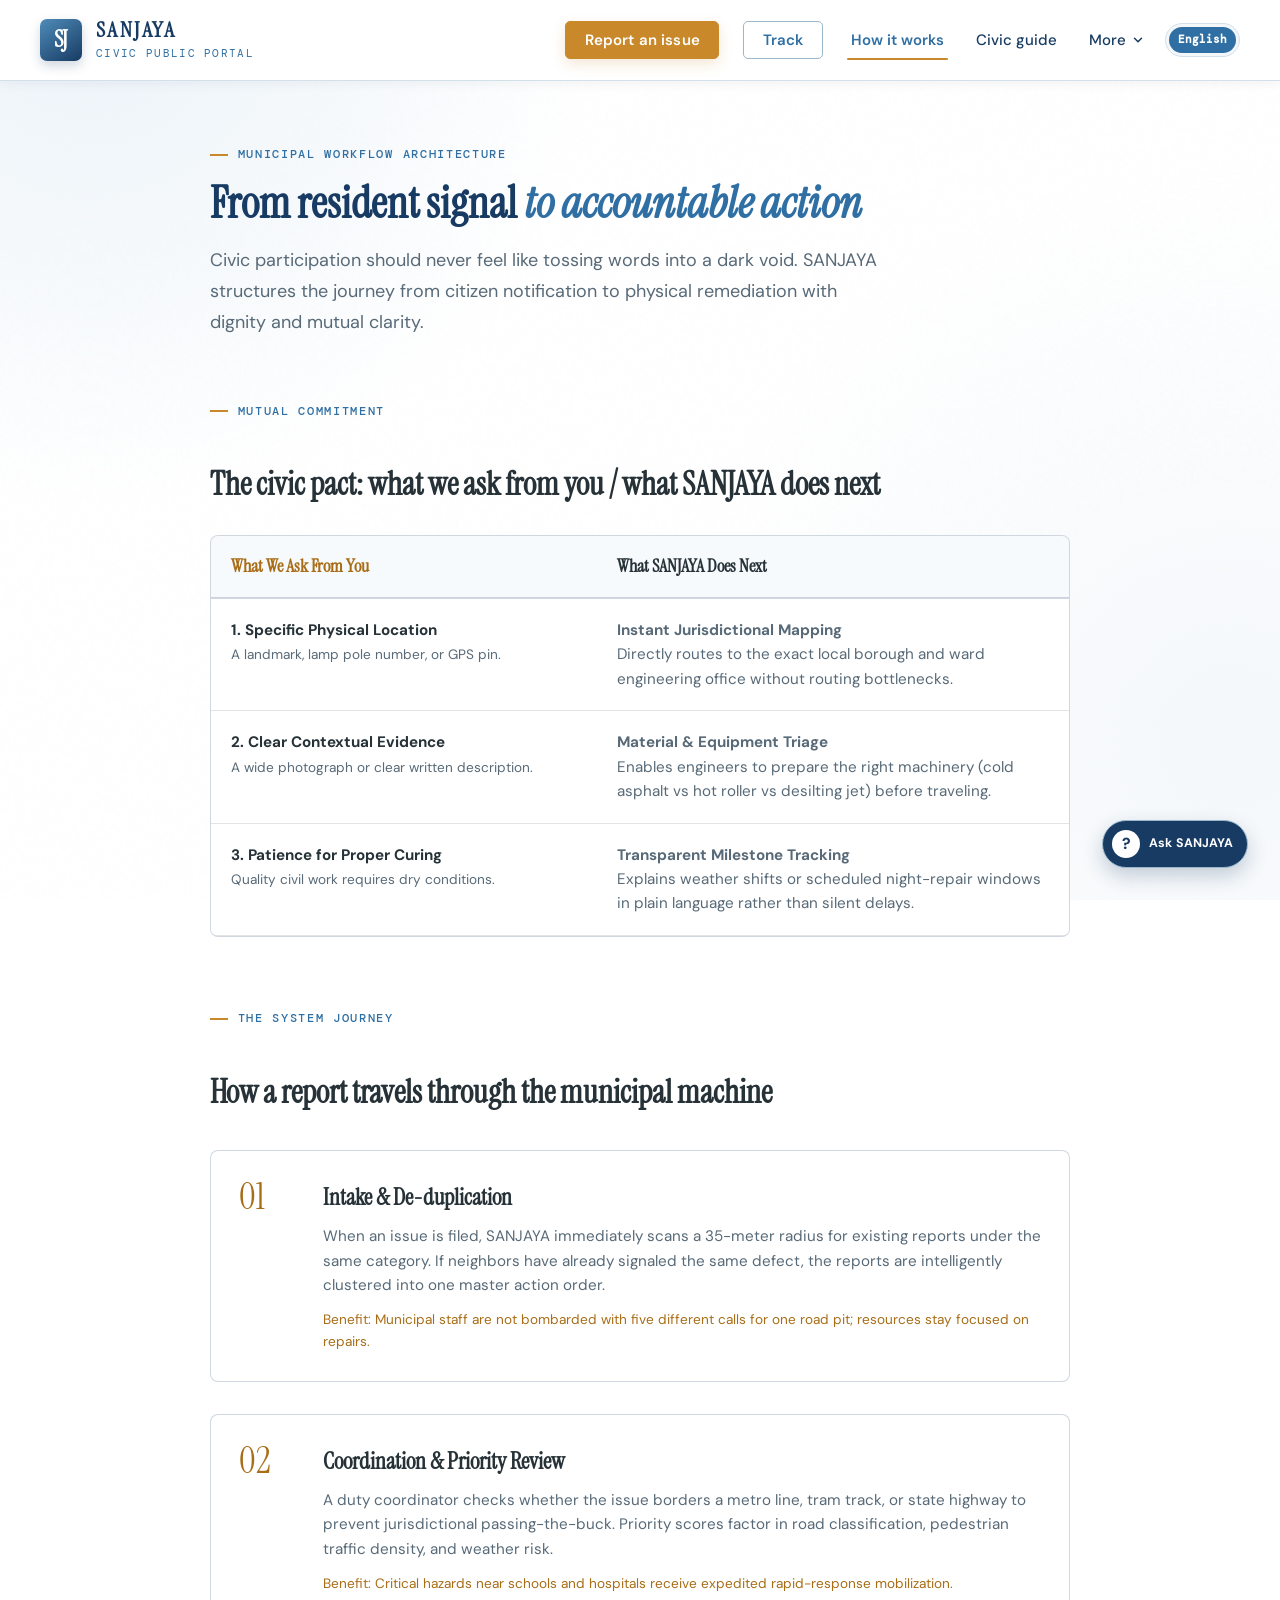
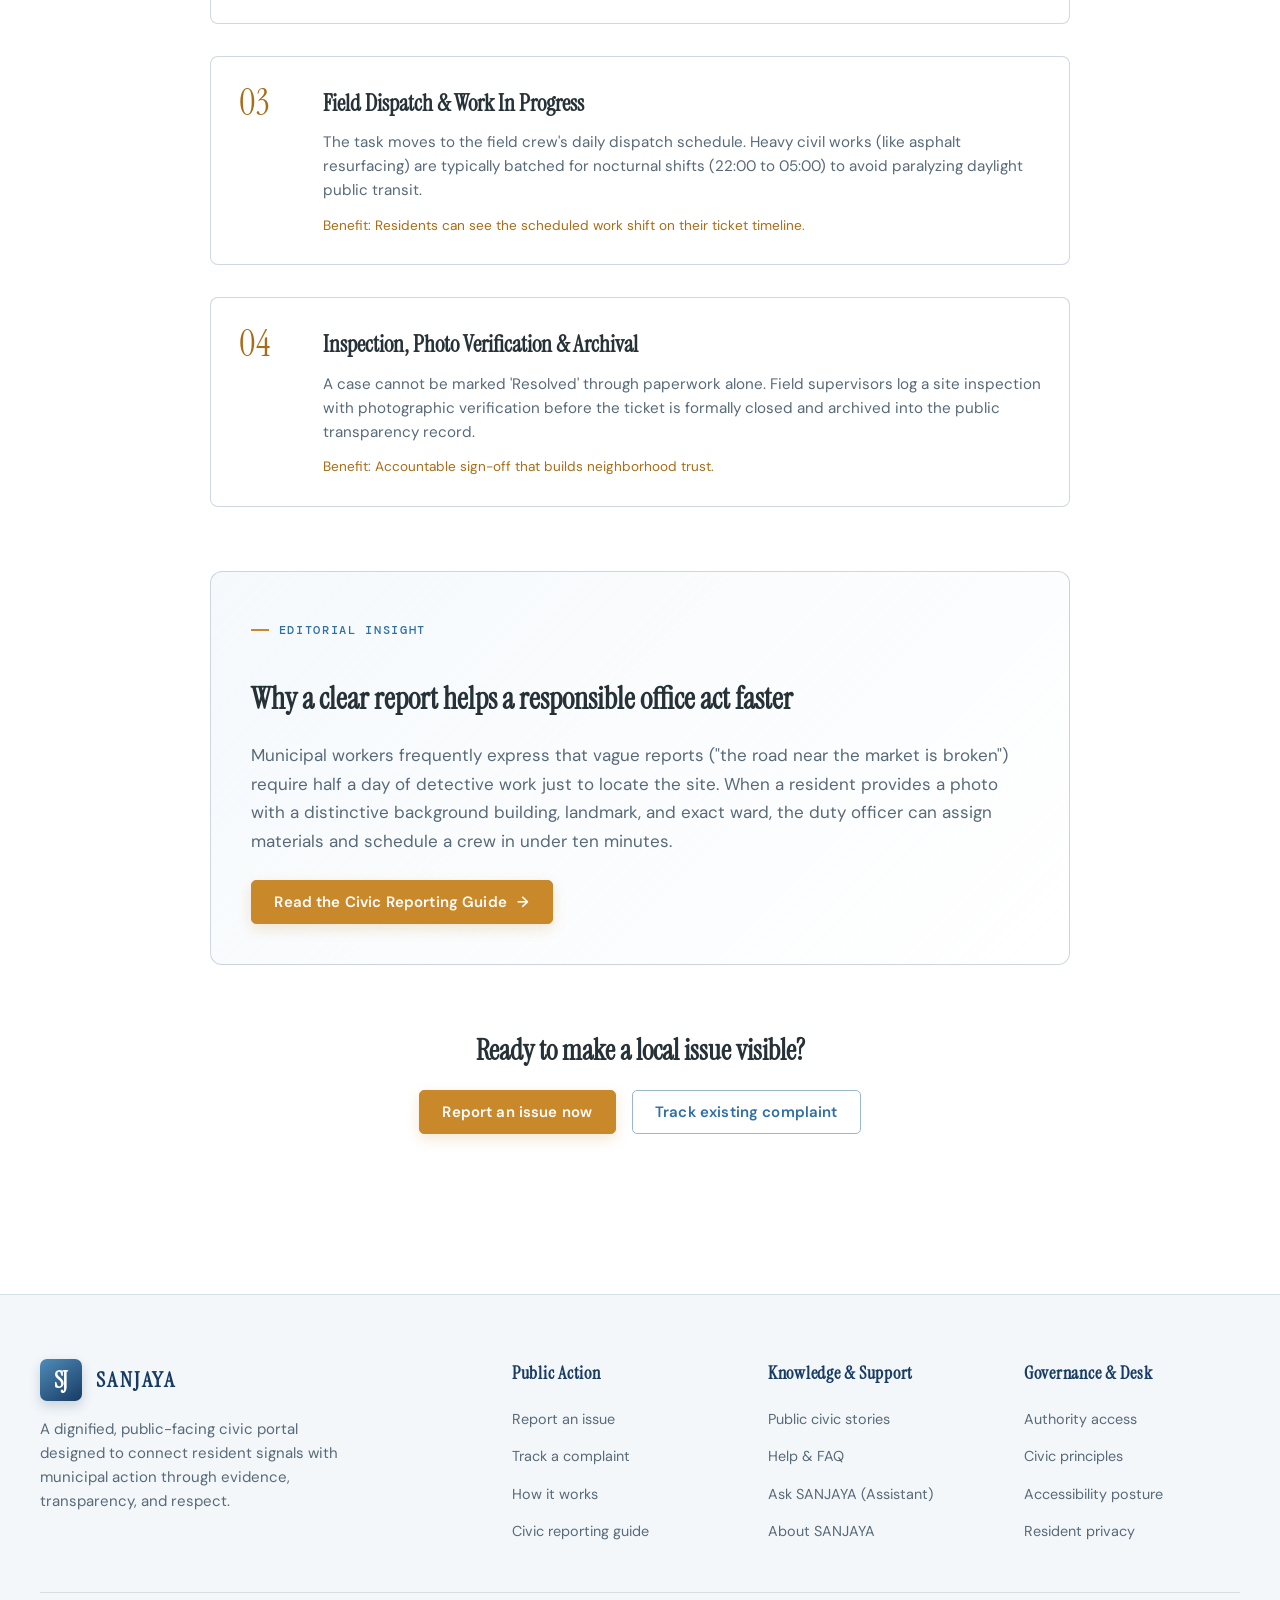
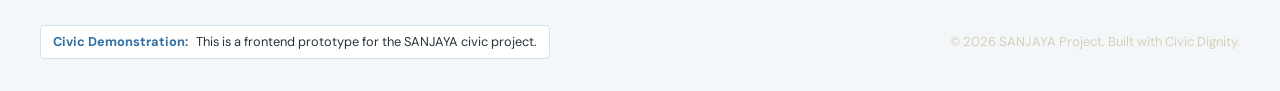
<file: frontend/how-it-works.html>
<!doctype html>
<html lang="en">
<head>
  <meta charset="UTF-8" />
  <meta name="viewport" content="width=device-width, initial-scale=1.0" />
  <meta name="description" content="Discover how SANJAYA transforms citizen signals into accountable municipal action through triage, de-duplication, and verified completion." />
  <meta name="theme-color" content="#FFFFFF" />
  <title>How It Works — SANJAYA Civic Portal</title>
  
  <!-- Typography -->
  <link rel="preconnect" href="https://fonts.googleapis.com" />
  <link rel="preconnect" href="https://fonts.gstatic.com" crossorigin />
  <link href="https://fonts.googleapis.com/css2?family=DM+Mono:wght@400;500&family=DM+Sans:opsz,wght@9..40,400;9..40,500;9..40,600;9..40,700&family=Instrument+Serif:ital@0;1&display=swap" rel="stylesheet" />

  <!-- Stylesheets -->
  <link rel="stylesheet" href="css/tokens.css" />
  <link rel="stylesheet" href="css/layout.css" />
  <link rel="stylesheet" href="css/components.css" />
  <link rel="stylesheet" href="css/style.css" />
</head>
<body>
  <a href="#main-content" class="skip-link">Skip to main content</a>
  <div class="site-texture" aria-hidden="true"></div>
  <div class="site-glow" aria-hidden="true"></div>

  <!-- Shared Header -->
  <header class="site-header">
    <div class="shell header-inner">
      <a href="index.html" class="brand" aria-label="SANJAYA Civic Portal Home">
        <div class="brand-mark" aria-hidden="true">SJ</div>
        <div class="brand-text">
          <span class="brand-name">SANJAYA</span>
          <span class="brand-tagline">Civic Public Portal</span>
        </div>
      </a>

      <nav class="nav-desktop" aria-label="Primary Navigation">
        <a href="report.html" class="btn btn-primary" style="padding: 0.55rem 1.15rem; min-height: 38px;">Report an issue</a>
        <a href="track.html" class="btn btn-outline" style="padding: 0.55rem 1.15rem; min-height: 38px;">Track</a>
        <a href="how-it-works.html" class="nav-link is-active">How it works</a>
        <a href="civic-guide.html" class="nav-link">Civic guide</a>

        <div class="nav-dropdown">
          <button class="dropdown-trigger" aria-expanded="false" aria-haspopup="true">
            <span>More</span>
            <svg viewBox="0 0 24 24" fill="none" stroke="currentColor" stroke-width="2.5" stroke-linecap="round" stroke-linejoin="round" aria-hidden="true"><polyline points="6 9 12 15 18 9"></polyline></svg>
          </button>
          <div class="dropdown-menu" role="menu">
            <a href="stories.html" class="dropdown-item" role="menuitem">Public stories</a>
            <a href="help.html" class="dropdown-item" role="menuitem">Help centre</a>
            <a href="assistant.html" class="dropdown-item" role="menuitem">Ask SANJAYA</a>
            <a href="about.html" class="dropdown-item" role="menuitem">About SANJAYA</a>
            <a href="login.html" class="dropdown-item authority-link" role="menuitem">Authority access ↗</a>
          </div>
        </div>
      </nav>

      <div class="header-actions">
        <div class="lang-selector" aria-label="Language">
          <span class="lang-btn is-active" style="cursor: default;">English</span>
        </div>

        <button class="menu-toggle" aria-label="Open mobile navigation menu" aria-expanded="false">
          <svg width="22" height="22" viewBox="0 0 24 24" fill="none" stroke="currentColor" stroke-width="2" stroke-linecap="round" stroke-linejoin="round"><line x1="3" y1="12" x2="21" y2="12"></line><line x1="3" y1="6" x2="21" y2="6"></line><line x1="3" y1="18" x2="21" y2="18"></line></svg>
        </button>
      </div>
    </div>
  </header>

  <!-- Mobile Drawer -->
  <aside class="mobile-drawer" aria-hidden="true" role="dialog" aria-label="Mobile Navigation">
    <div class="drawer-content">
      <div class="drawer-header">
        <a href="index.html" class="brand">
          <div class="brand-mark" aria-hidden="true">SJ</div>
          <span class="brand-name" style="font-size: 1.25rem;">SANJAYA</span>
        </a>
        <button class="drawer-close" aria-label="Close menu">✕</button>
      </div>

      <div style="display: flex; flex-direction: column; gap: 0.75rem; margin-bottom: 1.5rem;">
        <a href="report.html" class="btn btn-primary" style="width: 100%;">Report an issue</a>
        <a href="track.html" class="btn btn-outline" style="width: 100%;">Track a complaint</a>
      </div>

      <nav class="drawer-nav">
        <a href="index.html" class="drawer-link"><span>Home</span> <span>→</span></a>
        <a href="how-it-works.html" class="drawer-link is-active"><span>How it works</span> <span>→</span></a>
        <a href="civic-guide.html" class="drawer-link"><span>Civic guide</span> <span>→</span></a>
        <a href="stories.html" class="drawer-link"><span>Public stories</span> <span>→</span></a>
        <a href="help.html" class="drawer-link"><span>Help centre</span> <span>→</span></a>
        <a href="assistant.html" class="drawer-link"><span>Ask SANJAYA</span> <span>→</span></a>
        <a href="about.html" class="drawer-link"><span>About SANJAYA</span> <span>→</span></a>
      </nav>

      <div class="drawer-footer">
        <a href="login.html" class="btn btn-secondary" style="font-size: 0.85rem; width: 100%;">Authority login</a>
      </div>
    </div>
  </aside>

  <!-- Main Content -->
  <main id="main-content" style="padding-block: 3.5rem 5rem;">
    <div class="shell" style="max-width: 860px;">
      
      <!-- Page Header -->
      <div style="margin-bottom: 3.5rem;">
        <div class="eyebrow">Municipal Workflow Architecture</div>
        <h1 class="section-title">From resident signal <em>to accountable action</em></h1>
        <p class="section-lead">
          Civic participation should never feel like tossing words into a dark void. SANJAYA structures the journey from citizen notification to physical remediation with dignity and mutual clarity.
        </p>
      </div>

      <!-- Comparison Section: What We Ask vs What SANJAYA Does (PRD Section 6.4) -->
      <section style="margin-bottom: 4rem;">
        <div class="eyebrow">Mutual Commitment</div>
        <h2 style="font-family: var(--font-serif); font-size: 2rem; color: var(--parchment); margin-bottom: 1.5rem;">
          The civic pact: what we ask from you / what SANJAYA does next
        </h2>

        <div style="overflow-x: auto; background: var(--surface-card); border: 1px solid var(--line-gold); border-radius: var(--radius-md);">
          <table style="width: 100%; border-collapse: collapse; text-align: left; font-size: 0.95rem;">
            <thead>
              <tr style="border-bottom: 2px solid var(--line-gold); background: rgba(234, 242, 248, 0.4);">
                <th style="padding: 1rem 1.25rem; font-family: var(--font-serif); font-size: 1.15rem; color: var(--warm-yellow); width: 45%;">What We Ask From You</th>
                <th style="padding: 1rem 1.25rem; font-family: var(--font-serif); font-size: 1.15rem; color: var(--parchment); width: 55%;">What SANJAYA Does Next</th>
              </tr>
            </thead>
            <tbody>
              <tr style="border-bottom: 1px solid var(--line-parchment);">
                <td style="padding: 1.2rem 1.25rem; color: var(--parchment); vertical-align: top;">
                  <strong>1. Specific Physical Location</strong><br />
                  <span style="font-size: 0.85rem; color: var(--muted-parchment);">A landmark, lamp pole number, or GPS pin.</span>
                </td>
                <td style="padding: 1.2rem 1.25rem; color: var(--muted-parchment); vertical-align: top;">
                  <strong>Instant Jurisdictional Mapping</strong><br />
                  Directly routes to the exact local borough and ward engineering office without routing bottlenecks.
                </td>
              </tr>
              <tr style="border-bottom: 1px solid var(--line-parchment);">
                <td style="padding: 1.2rem 1.25rem; color: var(--parchment); vertical-align: top;">
                  <strong>2. Clear Contextual Evidence</strong><br />
                  <span style="font-size: 0.85rem; color: var(--muted-parchment);">A wide photograph or clear written description.</span>
                </td>
                <td style="padding: 1.2rem 1.25rem; color: var(--muted-parchment); vertical-align: top;">
                  <strong>Material & Equipment Triage</strong><br />
                  Enables engineers to prepare the right machinery (cold asphalt vs hot roller vs desilting jet) before traveling.
                </td>
              </tr>
              <tr style="border-bottom: 1px solid var(--line-parchment);">
                <td style="padding: 1.2rem 1.25rem; color: var(--parchment); vertical-align: top;">
                  <strong>3. Patience for Proper Curing</strong><br />
                  <span style="font-size: 0.85rem; color: var(--muted-parchment);">Quality civil work requires dry conditions.</span>
                </td>
                <td style="padding: 1.2rem 1.25rem; color: var(--muted-parchment); vertical-align: top;">
                  <strong>Transparent Milestone Tracking</strong><br />
                  Explains weather shifts or scheduled night-repair windows in plain language rather than silent delays.
                </td>
              </tr>
            </tbody>
          </table>
        </div>
      </section>

      <!-- The 4 Stages Editorial Journey Line -->
      <section style="margin-bottom: 4rem;">
        <div class="eyebrow">The System Journey</div>
        <h2 style="font-family: var(--font-serif); font-size: 2rem; color: var(--parchment); margin-bottom: 2rem;">
          How a report travels through the municipal machine
        </h2>

        <div style="display: flex; flex-direction: column; gap: 2rem;">
          <!-- Stage 1 -->
          <div style="display: grid; grid-template-columns: 60px 1fr; gap: 1.5rem; background: var(--surface-card); border: 1px solid var(--line-gold); border-radius: var(--radius-md); padding: 1.75rem;">
            <div style="font-family: var(--font-serif); font-size: 2.25rem; color: var(--warm-yellow); line-height: 1;">01</div>
            <div>
              <h3 style="font-family: var(--font-serif); font-size: 1.45rem; color: var(--parchment); margin: 0 0 0.5rem;">Intake & De-duplication</h3>
              <p style="color: var(--muted-parchment); font-size: 0.95rem; line-height: 1.6; margin: 0 0 0.75rem;">
                When an issue is filed, SANJAYA immediately scans a 35-meter radius for existing reports under the same category. If neighbors have already signaled the same defect, the reports are intelligently clustered into one master action order.
              </p>
              <div style="font-size: 0.85rem; color: var(--warm-yellow);">
                Benefit: Municipal staff are not bombarded with five different calls for one road pit; resources stay focused on repairs.
              </div>
            </div>
          </div>

          <!-- Stage 2 -->
          <div style="display: grid; grid-template-columns: 60px 1fr; gap: 1.5rem; background: var(--surface-card); border: 1px solid var(--line-gold); border-radius: var(--radius-md); padding: 1.75rem;">
            <div style="font-family: var(--font-serif); font-size: 2.25rem; color: var(--warm-yellow); line-height: 1;">02</div>
            <div>
              <h3 style="font-family: var(--font-serif); font-size: 1.45rem; color: var(--parchment); margin: 0 0 0.5rem;">Coordination & Priority Review</h3>
              <p style="color: var(--muted-parchment); font-size: 0.95rem; line-height: 1.6; margin: 0 0 0.75rem;">
                A duty coordinator checks whether the issue borders a metro line, tram track, or state highway to prevent jurisdictional passing-the-buck. Priority scores factor in road classification, pedestrian traffic density, and weather risk.
              </p>
              <div style="font-size: 0.85rem; color: var(--warm-yellow);">
                Benefit: Critical hazards near schools and hospitals receive expedited rapid-response mobilization.
              </div>
            </div>
          </div>

          <!-- Stage 3 -->
          <div style="display: grid; grid-template-columns: 60px 1fr; gap: 1.5rem; background: var(--surface-card); border: 1px solid var(--line-gold); border-radius: var(--radius-md); padding: 1.75rem;">
            <div style="font-family: var(--font-serif); font-size: 2.25rem; color: var(--warm-yellow); line-height: 1;">03</div>
            <div>
              <h3 style="font-family: var(--font-serif); font-size: 1.45rem; color: var(--parchment); margin: 0 0 0.5rem;">Field Dispatch & Work In Progress</h3>
              <p style="color: var(--muted-parchment); font-size: 0.95rem; line-height: 1.6; margin: 0 0 0.75rem;">
                The task moves to the field crew's daily dispatch schedule. Heavy civil works (like asphalt resurfacing) are typically batched for nocturnal shifts (22:00 to 05:00) to avoid paralyzing daylight public transit.
              </p>
              <div style="font-size: 0.85rem; color: var(--warm-yellow);">
                Benefit: Residents can see the scheduled work shift on their ticket timeline.
              </div>
            </div>
          </div>

          <!-- Stage 4 -->
          <div style="display: grid; grid-template-columns: 60px 1fr; gap: 1.5rem; background: var(--surface-card); border: 1px solid var(--line-gold); border-radius: var(--radius-md); padding: 1.75rem;">
            <div style="font-family: var(--font-serif); font-size: 2.25rem; color: var(--warm-yellow); line-height: 1;">04</div>
            <div>
              <h3 style="font-family: var(--font-serif); font-size: 1.45rem; color: var(--parchment); margin: 0 0 0.5rem;">Inspection, Photo Verification & Archival</h3>
              <p style="color: var(--muted-parchment); font-size: 0.95rem; line-height: 1.6; margin: 0 0 0.75rem;">
                A case cannot be marked 'Resolved' through paperwork alone. Field supervisors log a site inspection with photographic verification before the ticket is formally closed and archived into the public transparency record.
              </p>
              <div style="font-size: 0.85rem; color: var(--warm-yellow);">
                Benefit: Accountable sign-off that builds neighborhood trust.
              </div>
            </div>
          </div>
        </div>
      </section>

      <!-- Why Clear Reports Help (PRD Section 6.4) -->
      <section style="background: linear-gradient(135deg, rgba(234, 242, 248, 0.45), rgba(255, 255, 255, 0.85)); border: 1px solid var(--line-gold); border-radius: var(--radius-lg); padding: 2.5rem; margin-bottom: 4rem;">
        <div class="eyebrow">Editorial Insight</div>
        <h2 style="font-family: var(--font-serif); font-size: 1.85rem; color: var(--parchment); margin-bottom: 1rem;">
          Why a clear report helps a responsible office act faster
        </h2>
        <p style="color: var(--muted-parchment); line-height: 1.7; margin-bottom: 1.5rem;">
          Municipal workers frequently express that vague reports ("the road near the market is broken") require half a day of detective work just to locate the site. When a resident provides a photo with a distinctive background building, landmark, and exact ward, the duty officer can assign materials and schedule a crew in under ten minutes.
        </p>
        <a href="civic-guide.html" class="btn btn-primary">
          <span>Read the Civic Reporting Guide</span>
          <span class="btn-arrow">→</span>
        </a>
      </section>

      <!-- CTA -->
      <div style="text-align: center;">
        <h3 style="font-family: var(--font-serif); font-size: 1.75rem; color: var(--parchment); margin-bottom: 1rem;">
          Ready to make a local issue visible?
        </h3>
        <div style="display: flex; justify-content: center; gap: 1rem;">
          <a href="report.html" class="btn btn-primary">Report an issue now</a>
          <a href="track.html" class="btn btn-outline">Track existing complaint</a>
        </div>
      </div>

    </div>
  </main>

  <!-- Shared Footer -->
  <footer class="site-footer">
    <div class="shell">
      <div class="footer-grid">
        <div class="footer-brand-col">
          <div class="brand">
            <div class="brand-mark">SJ</div>
            <span class="brand-name">SANJAYA</span>
          </div>
          <p>A dignified, public-facing civic portal designed to connect resident signals with municipal action through evidence, transparency, and respect.</p>
        </div>
        <div class="footer-col">
          <h4>Public Action</h4>
          <ul>
            <li><a href="report.html">Report an issue</a></li>
            <li><a href="track.html">Track a complaint</a></li>
            <li><a href="how-it-works.html">How it works</a></li>
            <li><a href="civic-guide.html">Civic reporting guide</a></li>
          </ul>
        </div>
        <div class="footer-col">
          <h4>Knowledge & Support</h4>
          <ul>
            <li><a href="stories.html">Public civic stories</a></li>
            <li><a href="help.html">Help & FAQ</a></li>
            <li><a href="assistant.html">Ask SANJAYA (Assistant)</a></li>
            <li><a href="about.html">About SANJAYA</a></li>
          </ul>
        </div>
        <div class="footer-col">
          <h4>Governance & Desk</h4>
          <ul>
            <li><a href="login.html">Authority access</a></li>
            <li><a href="about.html#principles">Civic principles</a></li>
            <li><a href="about.html#accessibility">Accessibility posture</a></li>
            <li><a href="about.html#privacy">Resident privacy</a></li>
          </ul>
        </div>
      </div>
      <div class="footer-bottom">
        <div class="prototype-notice">
          <strong>Civic Demonstration:</strong> This is a frontend prototype for the SANJAYA civic project.
        </div>
        <div>
          <span>© 2026 SANJAYA Project. Built with Civic Dignity.</span>
        </div>
      </div>
    </div>
  </footer>

  <!-- Scripts -->
  <script src="js/data.js"></script>
  <script src="js/adapter.js"></script>
  <script src="js/shared.js"></script>
  <script src="js/app.js"></script>

  <a class="ask-sanjaya-fab" href="assistant.html#assistant-chat" aria-label="Ask SANJAYA assistant">
    <span class="ask-sanjaya-fab-icon" aria-hidden="true">?</span>
    <span>Ask SANJAYA</span>
  </a>
</body>
</html>
</file>
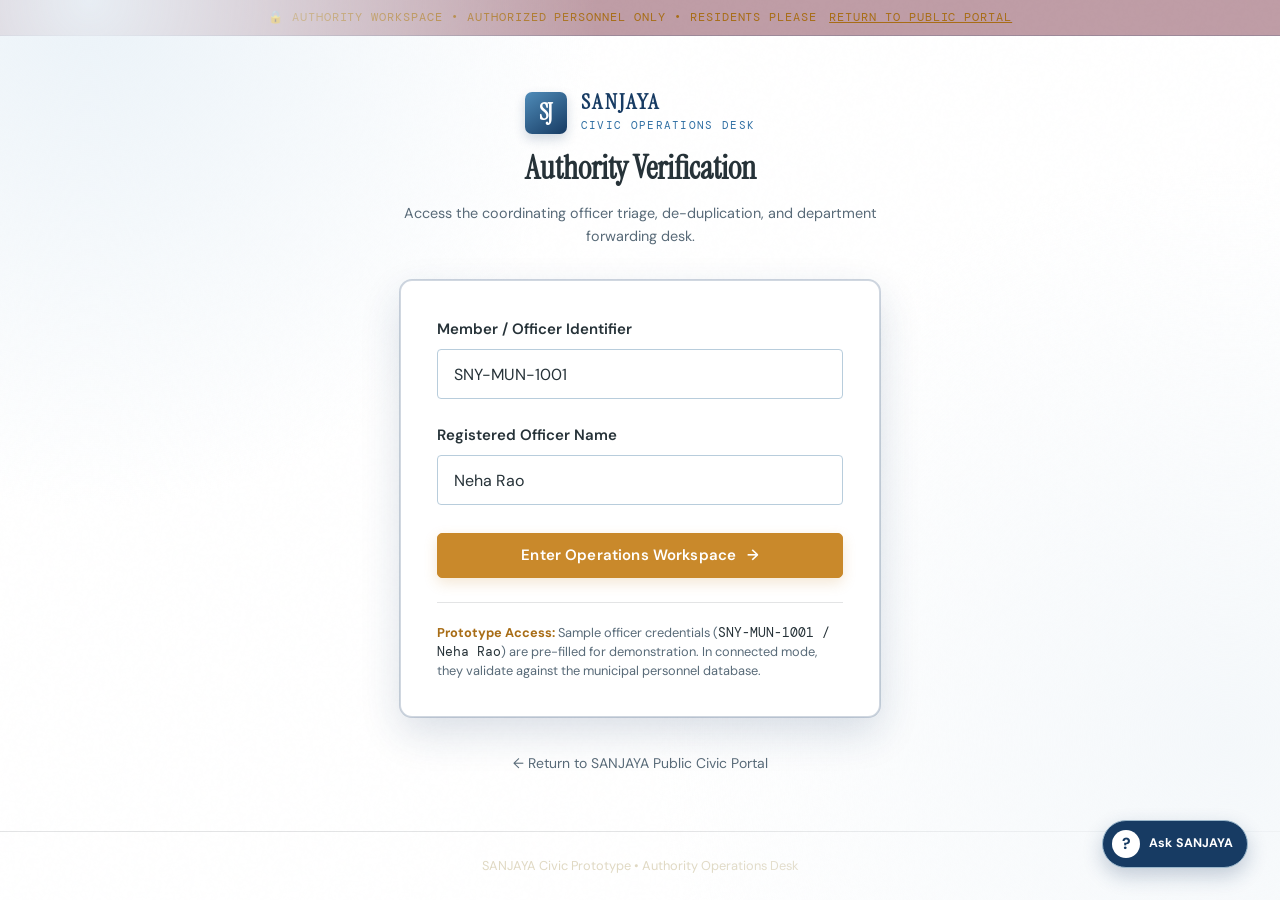
<file: frontend/login.html>
<!doctype html>
<html lang="en">
<head>
  <meta charset="UTF-8" />
  <meta name="viewport" content="width=device-width, initial-scale=1.0" />
  <meta name="description" content="SANJAYA Authority Workspace — Official municipal duty desk sign-in." />
  <meta name="theme-color" content="#FFFFFF" />
  <title>Authority Access — SANJAYA Civic Operations</title>

  <!-- Typography -->
  <link rel="preconnect" href="https://fonts.googleapis.com" />
  <link rel="preconnect" href="https://fonts.gstatic.com" crossorigin />
  <link href="https://fonts.googleapis.com/css2?family=DM+Mono:wght@400;500&family=DM+Sans:opsz,wght@9..40,400;9..40,500;9..40,600;9..40,700&family=Instrument+Serif:ital@0;1&display=swap" rel="stylesheet" />

  <!-- Stylesheets -->
  <link rel="stylesheet" href="css/tokens.css" />
  <link rel="stylesheet" href="css/layout.css" />
  <link rel="stylesheet" href="css/components.css" />
  <link rel="stylesheet" href="css/style.css" />
</head>
<body style="min-height: 100vh; display: flex; flex-direction: column;">
  <div class="site-texture" aria-hidden="true"></div>
  <div class="site-glow" aria-hidden="true"></div>

  <!-- Dedicated Authority Workspace Demarcation Banner (PRD Section 4 & Acceptance Criteria) -->
  <div class="authority-banner">
    🔒 Authority Workspace • Authorized Personnel Only • Residents Please <a href="index.html" style="color: var(--warm-yellow); text-decoration: underline; margin-left: 4px;">Return to Public Portal</a>
  </div>

  <main style="flex: 1; display: grid; place-items: center; padding: 2.5rem 1.5rem;">
    <div class="shell" style="max-width: 480px; width: 100%;">
      
      <!-- Brand Crest -->
      <div style="text-align: center; margin-bottom: 2rem;">
        <a href="index.html" class="brand" style="justify-content: center; margin-bottom: 0.5rem;">
          <div class="brand-mark" aria-hidden="true">SJ</div>
          <div class="brand-text" style="text-align: left;">
            <span class="brand-name">SANJAYA</span>
            <span class="brand-tagline">Civic Operations Desk</span>
          </div>
        </a>
        <h1 style="font-family: var(--font-serif); font-size: 2rem; color: var(--parchment); margin: 0 0 0.5rem;">
          Authority Verification
        </h1>
        <p style="color: var(--muted-parchment); font-size: 0.9rem; margin: 0;">
          Access the coordinating officer triage, de-duplication, and department forwarding desk.
        </p>
      </div>

      <!-- Login Card -->
      <div style="background: var(--surface-card); border: 1px solid var(--line-gold); border-radius: var(--radius-lg); padding: 2.25rem; box-shadow: var(--shadow-lg);">
        <form id="login-form" novalidate>
          <div class="form-group">
            <label for="member-id" class="form-label">
              <span>Member / Officer Identifier</span>
            </label>
            <input 
              type="text" 
              id="member-id" 
              name="member_id" 
              class="form-input" 
              value="SNY-MUN-1001" 
              placeholder="e.g. SNY-MUN-1001" 
              required 
              autocomplete="username"
            />
          </div>

          <div class="form-group">
            <label for="member-name" class="form-label">
              <span>Registered Officer Name</span>
            </label>
            <input 
              type="text" 
              id="member-name" 
              name="member_name" 
              class="form-input" 
              value="Neha Rao" 
              placeholder="e.g. Neha Rao" 
              required 
              autocomplete="name"
            />
          </div>

          <div style="margin-top: 1.75rem;">
            <button type="submit" id="submit-button" class="btn btn-primary" style="width: 100%; padding: 0.85rem;">
              <span>Enter Operations Workspace</span>
              <span class="btn-arrow">→</span>
            </button>
          </div>

          <p id="message" style="margin-top: 1rem; font-size: 0.85rem; color: var(--warning); text-align: center;" aria-live="polite"></p>

          <!-- Prototype Quick Access Callout -->
          <div style="margin-top: 1.5rem; padding-top: 1.25rem; border-top: 1px solid var(--line-parchment); font-size: 0.8rem; color: var(--muted-parchment); line-height: 1.5;">
            <strong style="color: var(--warm-yellow);">Prototype Access:</strong> Sample officer credentials (<code style="font-family: var(--font-mono); color: var(--parchment);">SNY-MUN-1001 / Neha Rao</code>) are pre-filled for demonstration. In connected mode, they validate against the municipal personnel database.
          </div>
        </form>
      </div>

      <!-- Public Escape Link -->
      <div style="text-align: center; margin-top: 2rem;">
        <a href="index.html" style="color: var(--muted-parchment); font-size: 0.875rem; text-decoration: none;">
          ← Return to SANJAYA Public Civic Portal
        </a>
      </div>

    </div>
  </main>

  <footer style="padding: 1.5rem; text-align: center; font-size: 0.8rem; color: rgba(203, 191, 155, 0.6); border-top: 1px solid var(--line-parchment);">
    SANJAYA Civic Prototype • Authority Operations Desk
  </footer>

  <script src="js/data.js"></script>
  <script src="js/shared.js"></script>
  <script>
    const form = document.getElementById("login-form");
    const message = document.getElementById("message");
    const button = document.getElementById("submit-button");

    form.addEventListener("submit", async (e) => {
      e.preventDefault();
      button.disabled = true;
      button.innerHTML = "<span>Authenticating...</span>";

      const memberId = document.getElementById("member-id").value.trim();
      const memberName = document.getElementById("member-name").value.trim();

      try {
        const response = await fetch("/api/auth/login", {
          method: "POST",
          headers: { "Content-Type": "application/json" },
          body: JSON.stringify({ member_id: memberId, member_name: memberName }),
          signal: AbortSignal.timeout(1500)
        });

        if (response.ok) {
          window.location.assign("dashboard.html");
          return;
        }
      } catch (err) {
        // Fallback for prototype mode
      }

      // Prototype mode allowed entry
      window.location.assign("dashboard.html");
    });
  </script>

  <a class="ask-sanjaya-fab" href="assistant.html#assistant-chat" aria-label="Ask SANJAYA assistant">
    <span class="ask-sanjaya-fab-icon" aria-hidden="true">?</span>
    <span>Ask SANJAYA</span>
  </a>
</body>
</html>
</file>
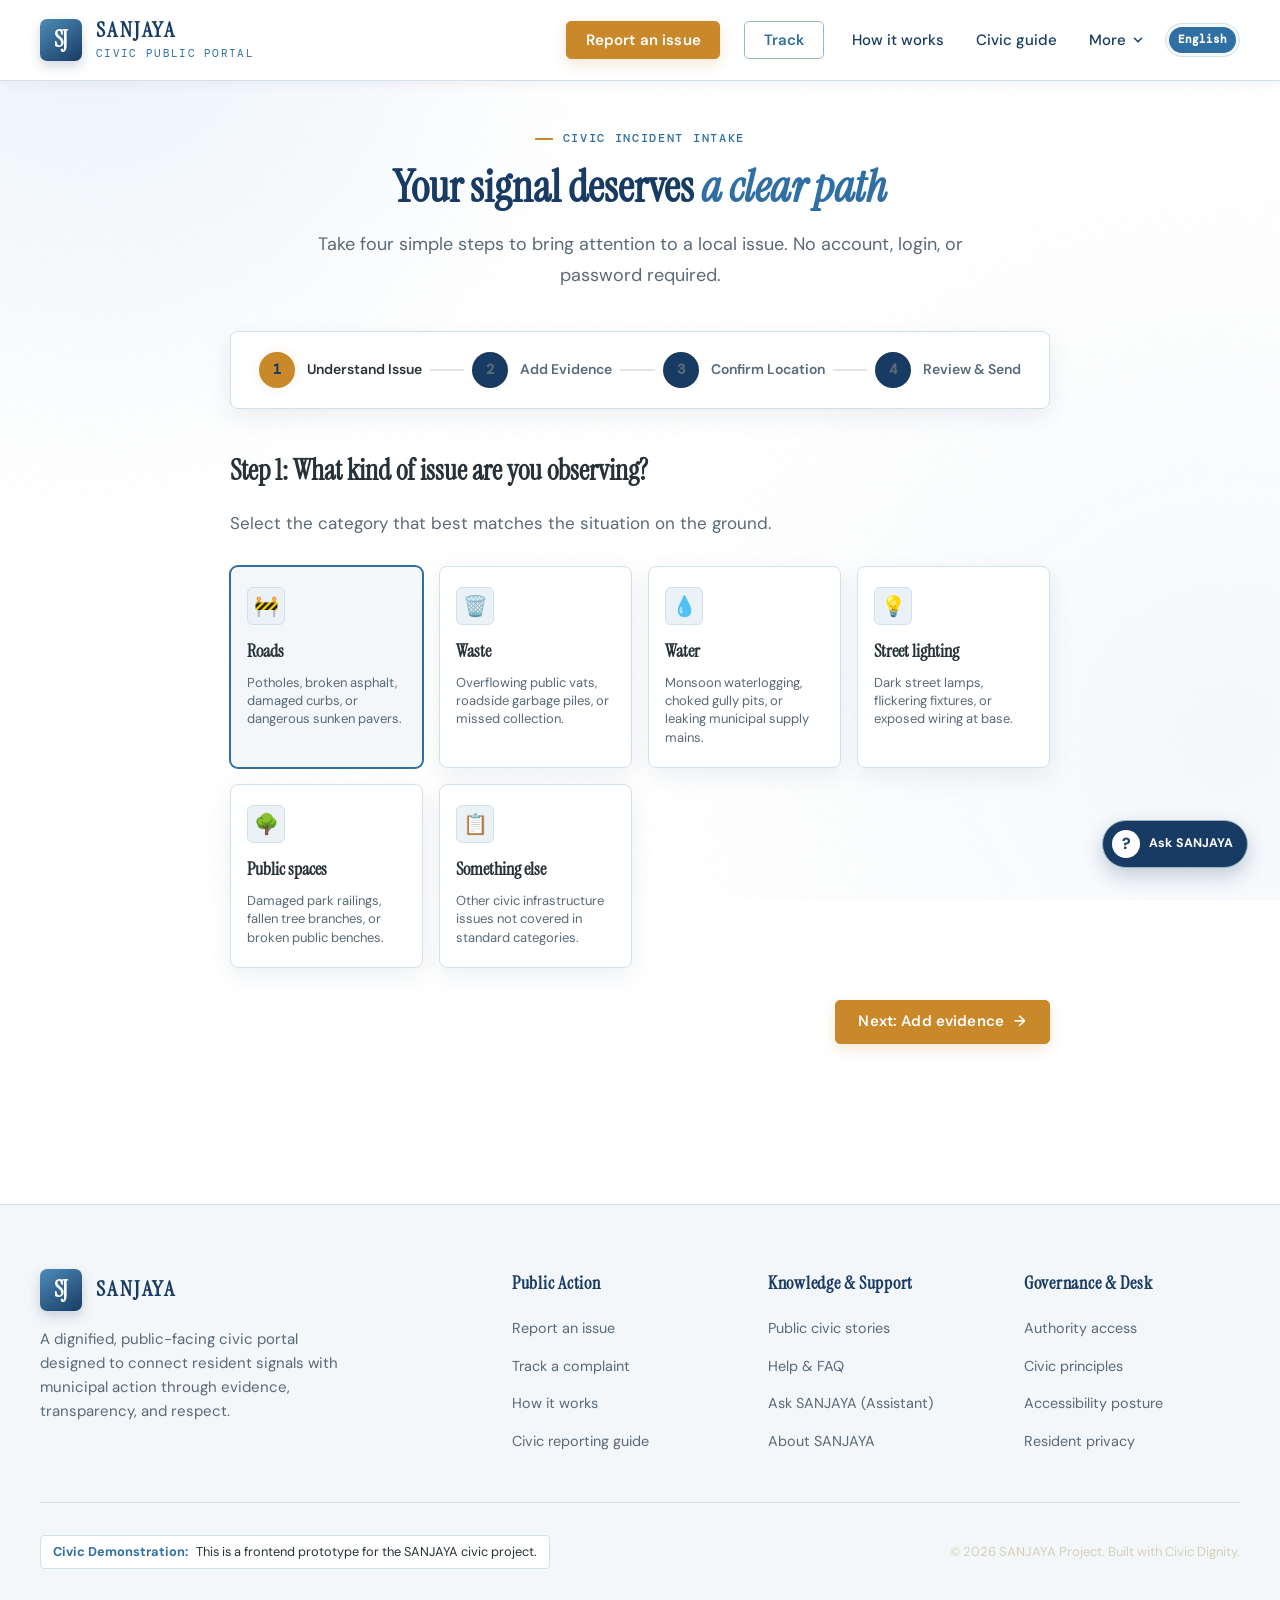
<file: frontend/report.html>
<!doctype html>
<html lang="en">
<head>
  <meta charset="UTF-8" />
  <meta name="viewport" content="width=device-width, initial-scale=1.0" />
  <meta name="description" content="Report a local municipal issue in your neighborhood with voice message or evidence and clear location. No account required." />
  <meta name="theme-color" content="#FFFFFF" />
  <title>Report an Issue — SANJAYA Civic Portal</title>
  
  <!-- Typography -->
  <link rel="preconnect" href="https://fonts.googleapis.com" />
  <link rel="preconnect" href="https://fonts.gstatic.com" crossorigin />
  <link href="https://fonts.googleapis.com/css2?family=DM+Mono:wght@400;500&family=DM+Sans:opsz,wght@9..40,400;9..40,500;9..40,600;9..40,700&family=Instrument+Serif:ital@0;1&display=swap" rel="stylesheet" />

  <!-- Stylesheets -->
  <link rel="stylesheet" href="css/tokens.css" />
  <link rel="stylesheet" href="css/layout.css" />
  <link rel="stylesheet" href="css/components.css" />
  <link rel="stylesheet" href="css/style.css" />
</head>
<body>
  <a href="#main-content" class="skip-link">Skip to main content</a>
  <div class="site-texture" aria-hidden="true"></div>
  <div class="site-glow" aria-hidden="true"></div>

  <!-- Shared Header -->
  <header class="site-header">
    <div class="shell header-inner">
      <a href="index.html" class="brand" aria-label="SANJAYA Civic Portal Home">
        <div class="brand-mark" aria-hidden="true">SJ</div>
        <div class="brand-text">
          <span class="brand-name">SANJAYA</span>
          <span class="brand-tagline">Civic Public Portal</span>
        </div>
      </a>

      <nav class="nav-desktop" aria-label="Primary Navigation">
        <a href="report.html" class="btn btn-primary" style="padding: 0.55rem 1.15rem; min-height: 38px;">Report an issue</a>
        <a href="track.html" class="btn btn-outline" style="padding: 0.55rem 1.15rem; min-height: 38px;">Track</a>
        <a href="how-it-works.html" class="nav-link">How it works</a>
        <a href="civic-guide.html" class="nav-link">Civic guide</a>

        <div class="nav-dropdown">
          <button class="dropdown-trigger" aria-expanded="false" aria-haspopup="true">
            <span>More</span>
            <svg viewBox="0 0 24 24" fill="none" stroke="currentColor" stroke-width="2.5" stroke-linecap="round" stroke-linejoin="round" aria-hidden="true"><polyline points="6 9 12 15 18 9"></polyline></svg>
          </button>
          <div class="dropdown-menu" role="menu">
            <a href="stories.html" class="dropdown-item" role="menuitem">Public stories</a>
            <a href="help.html" class="dropdown-item" role="menuitem">Help centre</a>
            <a href="assistant.html" class="dropdown-item" role="menuitem">Ask SANJAYA</a>
            <a href="about.html" class="dropdown-item" role="menuitem">About SANJAYA</a>
            <a href="login.html" class="dropdown-item authority-link" role="menuitem">Authority access ↗</a>
          </div>
        </div>
      </nav>

      <div class="header-actions">
        <!-- Single English Language Display -->
        <div class="lang-selector" aria-label="Language">
          <span class="lang-btn is-active" style="cursor: default;">English</span>
        </div>

        <button class="menu-toggle" aria-label="Open mobile navigation menu" aria-expanded="false">
          <svg width="22" height="22" viewBox="0 0 24 24" fill="none" stroke="currentColor" stroke-width="2" stroke-linecap="round" stroke-linejoin="round"><line x1="3" y1="12" x2="21" y2="12"></line><line x1="3" y1="6" x2="21" y2="6"></line><line x1="3" y1="18" x2="21" y2="18"></line></svg>
        </button>
      </div>
    </div>
  </header>

  <!-- Mobile Drawer -->
  <aside class="mobile-drawer" aria-hidden="true" role="dialog" aria-label="Mobile Navigation">
    <div class="drawer-content">
      <div class="drawer-header">
        <a href="index.html" class="brand">
          <div class="brand-mark" aria-hidden="true">SJ</div>
          <span class="brand-name" style="font-size: 1.25rem;">SANJAYA</span>
        </a>
        <button class="drawer-close" aria-label="Close menu">✕</button>
      </div>

      <div style="display: flex; flex-direction: column; gap: 0.75rem; margin-bottom: 1.5rem;">
        <a href="report.html" class="btn btn-primary" style="width: 100%;">Report an issue</a>
        <a href="track.html" class="btn btn-outline" style="width: 100%;">Track a complaint</a>
      </div>

      <nav class="drawer-nav">
        <a href="index.html" class="drawer-link"><span>Home</span> <span>→</span></a>
        <a href="how-it-works.html" class="drawer-link"><span>How it works</span> <span>→</span></a>
        <a href="civic-guide.html" class="drawer-link"><span>Civic guide</span> <span>→</span></a>
        <a href="stories.html" class="drawer-link"><span>Public stories</span> <span>→</span></a>
        <a href="help.html" class="drawer-link"><span>Help centre</span> <span>→</span></a>
        <a href="assistant.html" class="drawer-link"><span>Ask SANJAYA</span> <span>→</span></a>
        <a href="about.html" class="drawer-link"><span>About SANJAYA</span> <span>→</span></a>
      </nav>

      <div class="drawer-footer">
        <a href="login.html" class="btn btn-secondary" style="font-size: 0.85rem; width: 100%;">Authority login</a>
      </div>
    </div>
  </aside>

  <!-- Main Content -->
  <main id="main-content" style="padding-block: 2.5rem 5rem;">
    <div class="shell" style="max-width: 820px;">
      
      <!-- Page Header -->
      <div style="text-align: center; margin-bottom: 2.5rem;">
        <div class="eyebrow">Civic Incident Intake</div>
        <h1 class="section-title">Your signal deserves <em>a clear path</em></h1>
        <p class="section-lead" style="margin-inline: auto; margin-bottom: 1.5rem;">
          Take four simple steps to bring attention to a local issue. No account, login, or password required.
        </p>
      </div>

      <!-- Report Flow Container -->
      <div id="report-wizard">
        <!-- 4-Step Stepper (PRD Section 6.2) -->
        <nav class="stepper" aria-label="Report Progress">
          <div class="step-item is-current" data-step-indicator="1">
            <div class="step-circle">1</div>
            <span class="step-title">Understand Issue</span>
          </div>
          <div class="step-item" data-step-indicator="2">
            <div class="step-circle">2</div>
            <span class="step-title">Add Evidence</span>
          </div>
          <div class="step-item" data-step-indicator="3">
            <div class="step-circle">3</div>
            <span class="step-title">Confirm Location</span>
          </div>
          <div class="step-item" data-step-indicator="4">
            <div class="step-circle">4</div>
            <span class="step-title">Review & Send</span>
          </div>
        </nav>

        <!-- STEP 1: Understand the Issue -->
        <section class="report-step-panel is-active" data-step="1" aria-labelledby="step1-title">
          <h2 id="step1-title" style="font-family: var(--font-serif); font-size: 1.75rem; color: var(--parchment); margin-bottom: 0.5rem;">
            Step 1: What kind of issue are you observing?
          </h2>
          <p style="color: var(--muted-parchment); margin-bottom: 1.75rem;">
            Select the category that best matches the situation on the ground.
          </p>

          <div class="category-grid" role="radiogroup" aria-label="Incident Categories">
            <!-- Roads -->
            <label class="category-card is-selected" data-category="roads">
              <input type="radio" name="incident_category" value="roads" checked />
              <div class="category-icon">🚧</div>
              <h3 class="category-name">Roads</h3>
              <p class="category-desc">Potholes, broken asphalt, damaged curbs, or dangerous sunken pavers.</p>
            </label>

            <!-- Waste -->
            <label class="category-card" data-category="waste">
              <input type="radio" name="incident_category" value="waste" />
              <div class="category-icon">🗑️</div>
              <h3 class="category-name">Waste</h3>
              <p class="category-desc">Overflowing public vats, roadside garbage piles, or missed collection.</p>
            </label>

            <!-- Water -->
            <label class="category-card" data-category="water">
              <input type="radio" name="incident_category" value="water" />
              <div class="category-icon">💧</div>
              <h3 class="category-name">Water</h3>
              <p class="category-desc">Monsoon waterlogging, choked gully pits, or leaking municipal supply mains.</p>
            </label>

            <!-- Street Lighting -->
            <label class="category-card" data-category="lighting">
              <input type="radio" name="incident_category" value="lighting" />
              <div class="category-icon">💡</div>
              <h3 class="category-name">Street lighting</h3>
              <p class="category-desc">Dark street lamps, flickering fixtures, or exposed wiring at base.</p>
            </label>

            <!-- Public Spaces -->
            <label class="category-card" data-category="parks">
              <input type="radio" name="incident_category" value="parks" />
              <div class="category-icon">🌳</div>
              <h3 class="category-name">Public spaces</h3>
              <p class="category-desc">Damaged park railings, fallen tree branches, or broken public benches.</p>
            </label>

            <!-- Something Else -->
            <label class="category-card" data-category="other">
              <input type="radio" name="incident_category" value="other" />
              <div class="category-icon">📋</div>
              <h3 class="category-name">Something else</h3>
              <p class="category-desc">Other civic infrastructure issues not covered in standard categories.</p>
            </label>
          </div>

          <div style="display: flex; justify-content: flex-end; margin-top: 2rem;">
            <button type="button" class="btn btn-primary" data-action="next-step">
              <span>Next: Add evidence</span>
              <span class="btn-arrow">→</span>
            </button>
          </div>
        </section>

        <!-- STEP 2: Add Evidence & Voice Message -->
        <section class="report-step-panel" data-step="2" aria-labelledby="step2-title">
          <h2 id="step2-title" style="font-family: var(--font-serif); font-size: 1.75rem; color: var(--parchment); margin-bottom: 0.5rem;">
            Step 2: Record a voice message or describe the issue
          </h2>
          <p style="color: var(--muted-parchment); margin-bottom: 1.75rem;">
            Speak your complaint directly or type the description. Photos can also be attached.
          </p>

          <!-- PROMINENT VOICE MESSAGE INTAKE WIDGET -->
          <div class="voice-recorder-box">
            <div style="display: flex; flex-wrap: wrap; justify-content: space-between; align-items: center; gap: 1rem; margin-bottom: 1rem;">
              <div>
                <h3 style="font-family: var(--font-serif); font-size: 1.35rem; color: var(--parchment); margin: 0 0 0.25rem;">
                  🎙️ Record Voice Complaint
                </h3>
                <div id="voice-status-text" class="voice-status">
                  Speak in your own words. Live speech transcription will fill in the description automatically.
                </div>
              </div>
              <div id="voice-timer" style="font-family: var(--font-mono); font-size: 1.3rem; color: var(--warm-yellow); font-weight: 700; background: rgba(255, 255, 255, 0.6); padding: 0.35rem 0.85rem; border-radius: var(--radius-sm); border: 1px solid var(--line-gold);">
                00:00
              </div>
            </div>

            <!-- Voice Action Buttons -->
            <div style="display: flex; gap: 0.75rem; flex-wrap: wrap; align-items: center;">
              <button type="button" id="voice-record-btn" class="btn btn-primary" style="padding: 0.85rem 1.6rem;">
                <span>🎙️ Start Voice Recording</span>
              </button>
              <button type="button" id="voice-stop-btn" class="btn btn-secondary" style="display: none; padding: 0.85rem 1.6rem; background: #9E3247;">
                <span>■ Stop Recording</span>
              </button>
              <button type="button" id="voice-clear-btn" class="btn btn-outline" style="display: none; font-size: 0.85rem;">
                <span>Clear Voice Note ✕</span>
              </button>
            </div>

            <!-- Voice Audio Playback Player -->
            <audio id="voice-playback" controls style="display: none; width: 100%; margin-top: 1.25rem;"></audio>
          </div>

          <!-- Description Textarea (Synchronized with speech recognition) -->
          <div class="form-group">
            <label for="description-input" class="form-label">
              <span>Issue Description / Voice Transcript</span>
              <span class="form-hint">Auto-filled by voice or typed</span>
            </label>
            <textarea id="description-input" class="form-textarea" placeholder="Speak your message using the button above or type your description here..." rows="4"></textarea>
          </div>

          <!-- Photo Dropzone -->
          <div class="form-group">
            <label class="form-label">
              <span>Photographic evidence (optional)</span>
              <span class="form-hint">JPG, PNG up to 10MB</span>
            </label>
            
            <div id="evidence-dropzone" class="dropzone" tabindex="0" role="button" aria-label="Upload photo file">
              <div class="dropzone-icon">📷</div>
              <div>
                <strong style="color: var(--parchment);">Click to choose a photo</strong> or drag & drop here
              </div>
              <span style="font-size: 0.8125rem; color: var(--muted-parchment);">Helps the crew assess dimensions and severity beforehand</span>
              <input type="file" id="evidence-input" accept="image/*" style="display: none;" />
            </div>

            <div id="dropzone-preview" class="dropzone-preview">
              <img id="preview-thumb" class="preview-thumbnail" alt="Selected evidence preview" />
              <div style="margin-top: 0.5rem; font-size: 0.85rem; color: var(--warm-yellow);" id="preview-filename"></div>
              <button type="button" id="preview-remove" class="preview-remove">Remove photo ✕</button>
            </div>
          </div>

          <div style="display: flex; justify-content: space-between; margin-top: 2rem;">
            <button type="button" class="btn btn-outline" data-action="prev-step">← Back</button>
            <button type="button" class="btn btn-primary" data-action="next-step">
              <span>Next: Confirm location</span>
              <span class="btn-arrow">→</span>
            </button>
          </div>
        </section>

        <!-- STEP 3: Confirm Location -->
        <section class="report-step-panel" data-step="3" aria-labelledby="step3-title">
          <h2 id="step3-title" style="font-family: var(--font-serif); font-size: 1.75rem; color: var(--parchment); margin-bottom: 0.5rem;">
            Step 3: Confirm the incident location
          </h2>
          <p style="color: var(--muted-parchment); margin-bottom: 1.75rem;">
            An accurate location ensures the report reaches the exact ward engineering division.
          </p>

          <!-- Auto-detect GPS button -->
          <div style="background: rgba(234, 242, 248, 0.4); border: 1px solid var(--line-gold); border-radius: var(--radius-md); padding: 1.25rem; margin-bottom: 1.5rem; display: flex; flex-wrap: wrap; align-items: center; justify-content: space-between; gap: 1rem;">
            <div>
              <div style="font-weight: 600; color: var(--parchment); margin-bottom: 0.2rem;">Use device GPS coordinates</div>
              <div id="coords-display" style="font-family: var(--font-mono); font-size: 0.8125rem; color: var(--warm-yellow);">
                Coordinates not yet detected
              </div>
            </div>
            <button type="button" id="gps-detect-btn" class="btn btn-primary" style="min-height: 38px;">
              <span>📍 Detect Current Location</span>
            </button>
          </div>

          <!-- Ward Selector -->
          <div class="form-group">
            <label for="ward-select" class="form-label">
              <span>Municipal Ward / Jurisdiction</span>
              <span class="form-hint">Select appropriate ward</span>
            </label>
            <select id="ward-select" class="form-select">
              <option value="Ward 01">Ward 01 — Shyambazar & Cossipore</option>
              <option value="Ward 03">Ward 03 — Hedua & Vivekananda Road</option>
              <option value="Ward 07">Ward 07 — Lake Market & Rashbehari</option>
              <option value="Ward 12">Ward 12 — Bidhan Sarani & College Street</option>
              <option value="Ward 14" selected>Ward 14 — Southern Avenue & Ballygunge</option>
              <option value="Ward 22">Ward 22 — Central Administrative Zone</option>
              <option value="Ward 28">Ward 28 — Amherst Street & Maniktala</option>
              <option value="Ward 35">Ward 35 — Beliaghata & Canal South</option>
            </select>
          </div>

          <!-- Street / Landmark -->
          <div class="form-group">
            <label for="location-input" class="form-label">
              <span>Street Address or Landmark</span>
              <span class="form-hint">e.g. Opposite Post Office, near Lamp Pole #14</span>
            </label>
            <input type="text" id="location-input" class="form-input" placeholder="Enter landmark, road name, or crossing" />
          </div>

          <div style="display: flex; justify-content: space-between; margin-top: 2rem;">
            <button type="button" class="btn btn-outline" data-action="prev-step">← Back</button>
            <button type="button" class="btn btn-primary" data-action="next-step">
              <span>Next: Review & send</span>
              <span class="btn-arrow">→</span>
            </button>
          </div>
        </section>

        <!-- STEP 4: Review and Send -->
        <section class="report-step-panel" data-step="4" aria-labelledby="step4-title">
          <h2 id="step4-title" style="font-family: var(--font-serif); font-size: 1.75rem; color: var(--parchment); margin-bottom: 0.5rem;">
            Step 4: Review and verify before sending
          </h2>
          <p style="color: var(--muted-parchment); margin-bottom: 1.75rem;">
            Please review the summary below. You can jump back to modify any detail.
          </p>

          <div style="background: var(--surface-card); border: 1px solid var(--line-gold); border-radius: var(--radius-md); padding: 1.75rem; margin-bottom: 2rem;">
            <div style="display: flex; justify-content: space-between; align-items: center; padding-bottom: 0.75rem; border-bottom: 1px solid var(--line-parchment); margin-bottom: 1rem;">
              <span class="meta-label">Category</span>
              <button type="button" class="btn-link" data-jump-step="1" style="background: none; border: none; color: var(--warm-yellow); cursor: pointer; font-size: 0.85rem;">Edit ✎</button>
            </div>
            <div id="review-category" style="font-family: var(--font-serif); font-size: 1.35rem; color: var(--parchment); margin-bottom: 1.5rem;">
              Roads & Pavements
            </div>

            <div style="display: flex; justify-content: space-between; align-items: center; padding-bottom: 0.75rem; border-bottom: 1px solid var(--line-parchment); margin-bottom: 1rem;">
              <span class="meta-label">Description & Evidence</span>
              <button type="button" class="btn-link" data-jump-step="2" style="background: none; border: none; color: var(--warm-yellow); cursor: pointer; font-size: 0.85rem;">Edit ✎</button>
            </div>
            <div id="review-description" style="color: var(--parchment); font-size: 0.95rem; line-height: 1.6; margin-bottom: 0.5rem;">
              —
            </div>
            <div id="review-evidence" style="font-family: var(--font-mono); font-size: 0.8125rem; color: var(--muted-parchment); margin-bottom: 1.5rem;">
              —
            </div>

            <div style="display: flex; justify-content: space-between; align-items: center; padding-bottom: 0.75rem; border-bottom: 1px solid var(--line-parchment); margin-bottom: 1rem;">
              <span class="meta-label">Location & Jurisdiction</span>
              <button type="button" class="btn-link" data-jump-step="3" style="background: none; border: none; color: var(--warm-yellow); cursor: pointer; font-size: 0.85rem;">Edit ✎</button>
            </div>
            <div id="review-location" style="font-size: 0.95rem; color: var(--parchment);">
              —
            </div>
          </div>

          <div style="display: flex; justify-content: space-between; margin-top: 2rem;">
            <button type="button" class="btn btn-outline" data-action="prev-step">← Back</button>
            <button type="button" id="submit-report-btn" class="btn btn-primary" style="padding: 0.9rem 2rem; font-size: 1.05rem;">
              <span>Send Civic Report</span>
              <span class="btn-arrow">→</span>
            </button>
          </div>
        </section>
      </div>

      <!-- CONFIRMATION STATE (PRD Section 6.2) -->
      <div id="report-confirmation" hidden style="display: none;">
        <div style="text-align: center; margin-bottom: 2rem;">
          <div style="width: 56px; height: 56px; border-radius: 50%; background: rgba(146, 198, 165, 0.2); color: var(--success); display: grid; place-items: center; font-size: 1.75rem; margin: 0 auto 1rem;">
            ✓
          </div>
          <div class="eyebrow" style="color: var(--success);">Signal Authenticated & Filed</div>
          <h2 class="section-title">Your report is in <em>the municipal path</em></h2>
          <p style="color: var(--muted-parchment); max-width: 580px; margin-inline: auto;">
            We have generated a permanent tracking identifier. You can look up this ticket anytime without needing to log in.
          </p>
        </div>

        <!-- Dignified Ticket Card -->
        <div class="ticket-card" style="margin-bottom: 2.5rem;">
          <div class="ticket-header">
            <div class="ticket-id-group">
              <span class="meta-label" style="margin-bottom: 0;">Tracking ID:</span>
              <span id="confirm-ticket-id" class="ticket-id">SJ-2026-XXXX</span>
              <button type="button" class="ticket-copy-btn" data-copy="confirm-ticket-id" title="Copy tracking ID">
                Copy ID 📋
              </button>
            </div>
            <span class="badge badge-received">
              <span class="badge-dot"></span>
              <span>Received</span>
            </span>
          </div>

          <div class="ticket-meta-grid">
            <div>
              <span class="meta-label">Category</span>
              <span id="confirm-category" class="meta-value">Roads & Pavements</span>
            </div>
            <div>
              <span class="meta-label">Jurisdiction</span>
              <span id="confirm-ward" class="meta-value">Ward 14</span>
            </div>
            <div>
              <span class="meta-label">Department</span>
              <span id="confirm-dept" class="meta-value">Road Infrastructure Wing</span>
            </div>
            <div>
              <span class="meta-label">Next Action</span>
              <span class="meta-value" style="color: var(--warm-yellow); font-size: 0.9rem;">Jurisdictional de-duplication review</span>
            </div>
          </div>

          <div style="background: rgba(255, 255, 255, 0.65); padding: 1rem; border-radius: var(--radius-sm); border: 1px solid var(--line-gold); font-size: 0.85rem; color: var(--muted-parchment);">
            <strong style="color: var(--parchment);">Prototype Notice:</strong> This submission has been recorded in your local browser session storage. You can immediately track its simulated workflow or open the status tracker.
          </div>
        </div>

        <!-- Action Links -->
        <div style="display: flex; justify-content: center; gap: 1rem; flex-wrap: wrap;">
          <a href="#" id="confirm-track-btn" class="btn btn-primary" style="padding: 0.85rem 1.75rem;">
            <span>Track this report now</span>
            <span class="btn-arrow">→</span>
          </a>
          <button type="button" id="report-another-btn" class="btn btn-secondary">
            Report another issue
          </button>
          <a href="index.html" class="btn btn-outline">
            Return home
          </a>
        </div>
      </div>

    </div>
  </main>

  <!-- Shared Footer -->
  <footer class="site-footer">
    <div class="shell">
      <div class="footer-grid">
        <div class="footer-brand-col">
          <div class="brand">
            <div class="brand-mark">SJ</div>
            <span class="brand-name">SANJAYA</span>
          </div>
          <p>A dignified, public-facing civic portal designed to connect resident signals with municipal action through evidence, transparency, and respect.</p>
        </div>
        <div class="footer-col">
          <h4>Public Action</h4>
          <ul>
            <li><a href="report.html">Report an issue</a></li>
            <li><a href="track.html">Track a complaint</a></li>
            <li><a href="how-it-works.html">How it works</a></li>
            <li><a href="civic-guide.html">Civic reporting guide</a></li>
          </ul>
        </div>
        <div class="footer-col">
          <h4>Knowledge & Support</h4>
          <ul>
            <li><a href="stories.html">Public civic stories</a></li>
            <li><a href="help.html">Help & FAQ</a></li>
            <li><a href="assistant.html">Ask SANJAYA (Assistant)</a></li>
            <li><a href="about.html">About SANJAYA</a></li>
          </ul>
        </div>
        <div class="footer-col">
          <h4>Governance & Desk</h4>
          <ul>
            <li><a href="login.html">Authority access</a></li>
            <li><a href="about.html#principles">Civic principles</a></li>
            <li><a href="about.html#accessibility">Accessibility posture</a></li>
            <li><a href="about.html#privacy">Resident privacy</a></li>
          </ul>
        </div>
      </div>
      <div class="footer-bottom">
        <div class="prototype-notice">
          <strong>Civic Demonstration:</strong> This is a frontend prototype for the SANJAYA civic project.
        </div>
        <div>
          <span>© 2026 SANJAYA Project. Built with Civic Dignity.</span>
        </div>
      </div>
    </div>
  </footer>

  <!-- Scripts -->
  <script src="js/data.js"></script>
  <script src="js/adapter.js"></script>
  <script src="js/shared.js"></script>
  <script src="js/report.js"></script>

  <a class="ask-sanjaya-fab" href="assistant.html#assistant-chat" aria-label="Ask SANJAYA assistant">
    <span class="ask-sanjaya-fab-icon" aria-hidden="true">?</span>
    <span>Ask SANJAYA</span>
  </a>
</body>
</html>
</file>
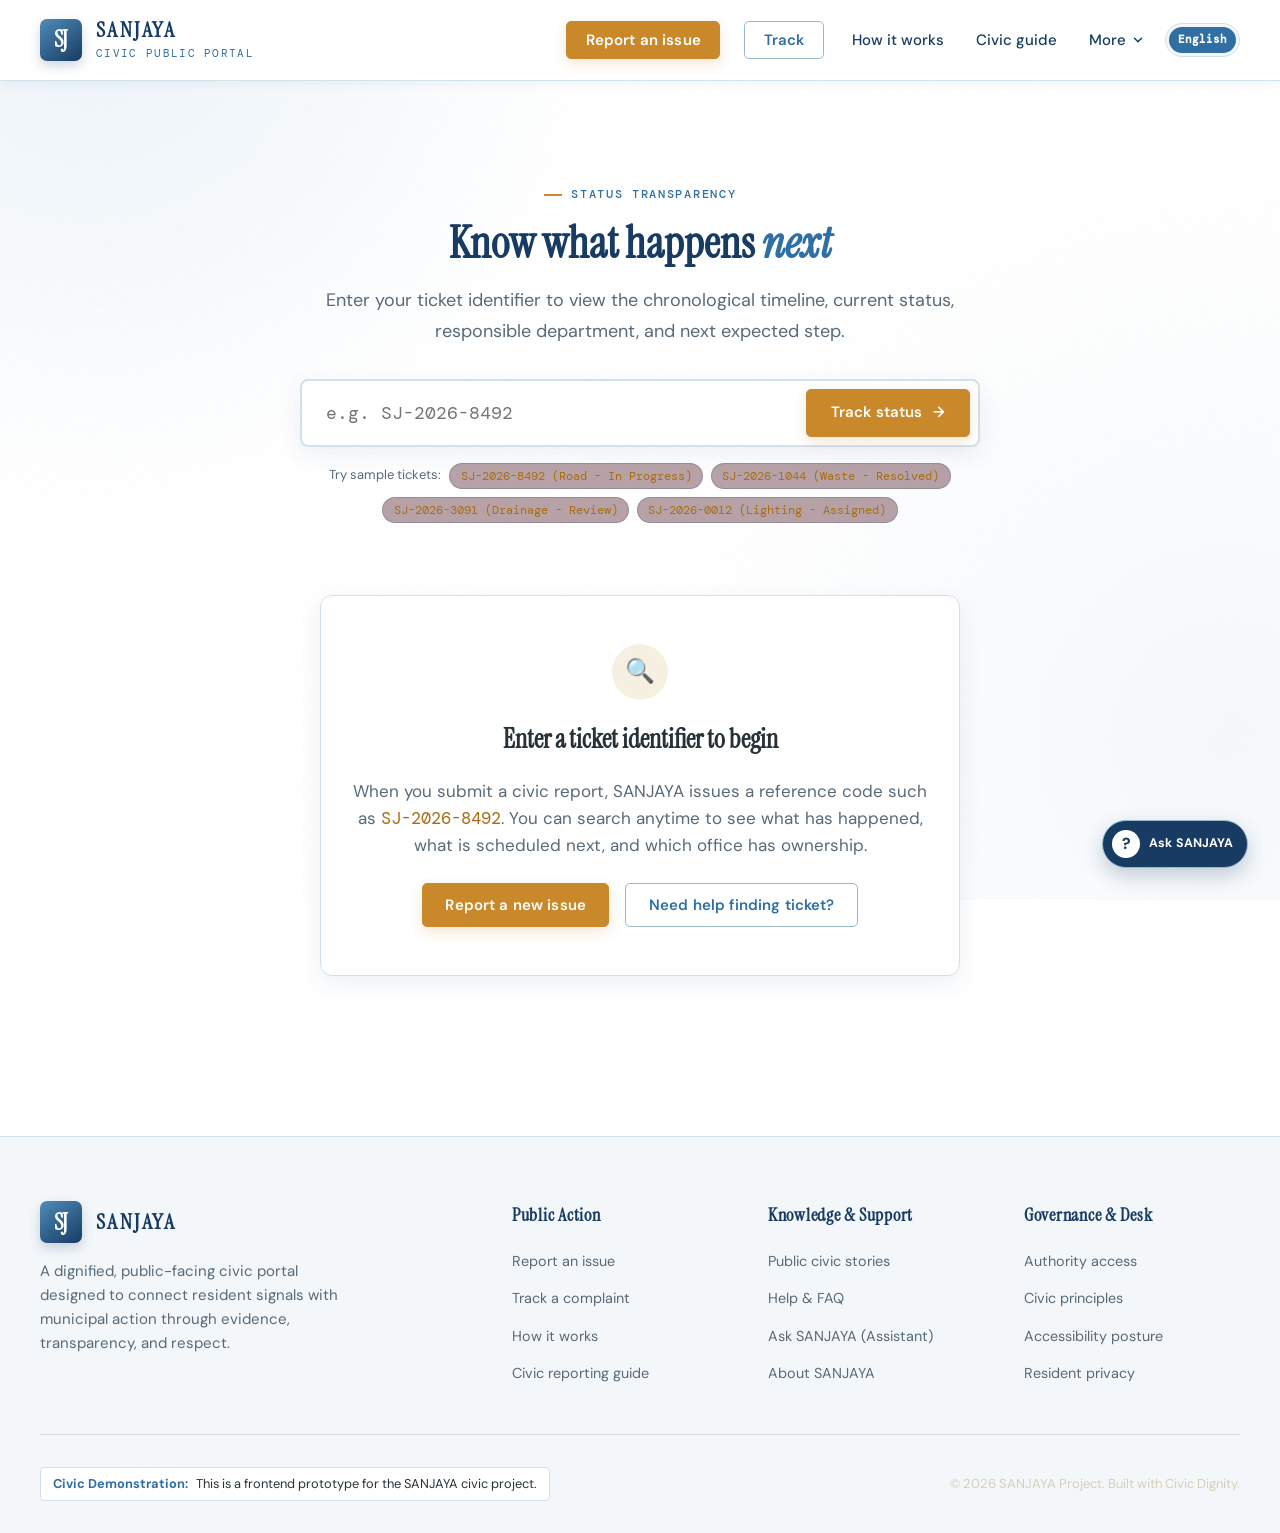
<file: frontend/track.html>
<!doctype html>
<html lang="en">
<head>
  <meta charset="UTF-8" />
  <meta name="viewport" content="width=device-width, initial-scale=1.0" />
  <meta name="description" content="Track your civic incident report status with transparent progress milestones from report submission to site resolution." />
  <meta name="theme-color" content="#FFFFFF" />
  <title>Track a Complaint — SANJAYA Civic Portal</title>
  
  <!-- Typography -->
  <link rel="preconnect" href="https://fonts.googleapis.com" />
  <link rel="preconnect" href="https://fonts.gstatic.com" crossorigin />
  <link href="https://fonts.googleapis.com/css2?family=DM+Mono:wght@400;500&family=DM+Sans:opsz,wght@9..40,400;9..40,500;9..40,600;9..40,700&family=Instrument+Serif:ital@0;1&display=swap" rel="stylesheet" />

  <!-- Stylesheets -->
  <link rel="stylesheet" href="css/tokens.css" />
  <link rel="stylesheet" href="css/layout.css" />
  <link rel="stylesheet" href="css/components.css" />
  <link rel="stylesheet" href="css/style.css" />
</head>
<body>
  <a href="#main-content" class="skip-link">Skip to main content</a>
  <div class="site-texture" aria-hidden="true"></div>
  <div class="site-glow" aria-hidden="true"></div>

  <!-- Shared Header -->
  <header class="site-header">
    <div class="shell header-inner">
      <a href="index.html" class="brand" aria-label="SANJAYA Civic Portal Home">
        <div class="brand-mark" aria-hidden="true">SJ</div>
        <div class="brand-text">
          <span class="brand-name">SANJAYA</span>
          <span class="brand-tagline">Civic Public Portal</span>
        </div>
      </a>

      <nav class="nav-desktop" aria-label="Primary Navigation">
        <a href="report.html" class="btn btn-primary" style="padding: 0.55rem 1.15rem; min-height: 38px;">Report an issue</a>
        <a href="track.html" class="btn btn-outline" style="padding: 0.55rem 1.15rem; min-height: 38px;">Track</a>
        <a href="how-it-works.html" class="nav-link">How it works</a>
        <a href="civic-guide.html" class="nav-link">Civic guide</a>

        <div class="nav-dropdown">
          <button class="dropdown-trigger" aria-expanded="false" aria-haspopup="true">
            <span>More</span>
            <svg viewBox="0 0 24 24" fill="none" stroke="currentColor" stroke-width="2.5" stroke-linecap="round" stroke-linejoin="round" aria-hidden="true"><polyline points="6 9 12 15 18 9"></polyline></svg>
          </button>
          <div class="dropdown-menu" role="menu">
            <a href="stories.html" class="dropdown-item" role="menuitem">Public stories</a>
            <a href="help.html" class="dropdown-item" role="menuitem">Help centre</a>
            <a href="assistant.html" class="dropdown-item" role="menuitem">Ask SANJAYA</a>
            <a href="about.html" class="dropdown-item" role="menuitem">About SANJAYA</a>
            <a href="login.html" class="dropdown-item authority-link" role="menuitem">Authority access ↗</a>
          </div>
        </div>
      </nav>

      <div class="header-actions">
        <div class="lang-selector" aria-label="Language">
          <span class="lang-btn is-active" style="cursor: default;">English</span>
        </div>

        <button class="menu-toggle" aria-label="Open mobile navigation menu" aria-expanded="false">
          <svg width="22" height="22" viewBox="0 0 24 24" fill="none" stroke="currentColor" stroke-width="2" stroke-linecap="round" stroke-linejoin="round"><line x1="3" y1="12" x2="21" y2="12"></line><line x1="3" y1="6" x2="21" y2="6"></line><line x1="3" y1="18" x2="21" y2="18"></line></svg>
        </button>
      </div>
    </div>
  </header>

  <!-- Mobile Drawer -->
  <aside class="mobile-drawer" aria-hidden="true" role="dialog" aria-label="Mobile Navigation">
    <div class="drawer-content">
      <div class="drawer-header">
        <a href="index.html" class="brand">
          <div class="brand-mark" aria-hidden="true">SJ</div>
          <span class="brand-name" style="font-size: 1.25rem;">SANJAYA</span>
        </a>
        <button class="drawer-close" aria-label="Close menu">✕</button>
      </div>

      <div style="display: flex; flex-direction: column; gap: 0.75rem; margin-bottom: 1.5rem;">
        <a href="report.html" class="btn btn-primary" style="width: 100%;">Report an issue</a>
        <a href="track.html" class="btn btn-outline" style="width: 100%;">Track a complaint</a>
      </div>

      <nav class="drawer-nav">
        <a href="index.html" class="drawer-link"><span>Home</span> <span>→</span></a>
        <a href="how-it-works.html" class="drawer-link"><span>How it works</span> <span>→</span></a>
        <a href="civic-guide.html" class="drawer-link"><span>Civic guide</span> <span>→</span></a>
        <a href="stories.html" class="drawer-link"><span>Public stories</span> <span>→</span></a>
        <a href="help.html" class="drawer-link"><span>Help centre</span> <span>→</span></a>
        <a href="assistant.html" class="drawer-link"><span>Ask SANJAYA</span> <span>→</span></a>
        <a href="about.html" class="drawer-link"><span>About SANJAYA</span> <span>→</span></a>
      </nav>

      <div class="drawer-footer">
        <a href="login.html" class="btn btn-secondary" style="font-size: 0.85rem; width: 100%;">Authority login</a>
      </div>
    </div>
  </aside>

  <!-- Main Content -->
  <main id="main-content" style="padding-block: 2.5rem 5rem;">
    <div class="shell" style="max-width: 820px;">
      
      <!-- Hero Tracker Input (PRD Section 6.3) -->
      <div class="track-hero">
        <div class="eyebrow">Status Transparency</div>
        <h1 class="section-title">Know what happens <em>next</em></h1>
        <p class="section-lead" style="margin-inline: auto; margin-bottom: 2rem;">
          Enter your ticket identifier to view the chronological timeline, current status, responsible department, and next expected step.
        </p>

        <!-- Search Form -->
        <form id="ticket-search-form" class="ticket-search-box" role="search">
          <label for="ticket-search-input" class="sr-only" style="position: absolute; width: 1px; height: 1px; padding: 0; margin: -1px; overflow: hidden; clip: rect(0,0,0,0); border: 0;">Enter ticket identifier</label>
          <input 
            type="text" 
            id="ticket-search-input" 
            class="ticket-input" 
            placeholder="e.g. SJ-2026-8492" 
            autocomplete="off"
            spellcheck="false"
            required
          />
          <button type="submit" class="btn btn-primary" style="padding-inline: 1.5rem;">
            <span>Track status</span>
            <span class="btn-arrow">→</span>
          </button>
        </form>

        <!-- Quick Sample Chips for Immediate Testing -->
        <div class="quick-samples">
          <span>Try sample tickets:</span>
          <button type="button" class="sample-chip" data-ticket="SJ-2026-8492">SJ-2026-8492 (Road - In Progress)</button>
          <button type="button" class="sample-chip" data-ticket="SJ-2026-1044">SJ-2026-1044 (Waste - Resolved)</button>
          <button type="button" class="sample-chip" data-ticket="SJ-2026-3091">SJ-2026-3091 (Drainage - Review)</button>
          <button type="button" class="sample-chip" data-ticket="SJ-2026-0012">SJ-2026-0012 (Lighting - Assigned)</button>
        </div>
      </div>

      <!-- ====================================================================
           THE 6 FIRST-CLASS STATES (PRD Section 6.3)
           ==================================================================== -->

      <!-- STATE 1: Empty Initial State -->
      <section id="tracker-state-empty" class="state-panel is-active" aria-label="Tracker Instructions">
        <div class="state-box">
          <div class="state-icon state-icon-empty">🔍</div>
          <h2 style="font-family: var(--font-serif); font-size: 1.6rem; color: var(--parchment); margin: 0 0 0.75rem;">
            Enter a ticket identifier to begin
          </h2>
          <p style="color: var(--muted-parchment); line-height: 1.6; margin-bottom: 1.5rem;">
            When you submit a civic report, SANJAYA issues a reference code such as <code style="font-family: var(--font-mono); color: var(--warm-yellow);">SJ-2026-8492</code>. You can search anytime to see what has happened, what is scheduled next, and which office has ownership.
          </p>
          <div style="display: flex; justify-content: center; gap: 1rem; flex-wrap: wrap;">
            <a href="report.html" class="btn btn-primary">Report a new issue</a>
            <a href="help.html" class="btn btn-outline">Need help finding ticket?</a>
          </div>
        </div>
      </section>

      <!-- STATE 2: Loading State -->
      <section id="tracker-state-loading" class="state-panel" aria-label="Loading Status">
        <div class="state-box" style="text-align: left;">
          <div style="display: flex; align-items: center; gap: 1rem; margin-bottom: 2rem;">
            <div class="state-icon state-icon-loading" style="margin: 0;">⏳</div>
            <div>
              <div style="font-family: var(--font-serif); font-size: 1.35rem; color: var(--parchment);">Locating municipal record...</div>
              <div style="font-size: 0.85rem; color: var(--muted-parchment);">Querying public tracking registry</div>
            </div>
          </div>
          <div class="shimmer-line" style="width: 45%;"></div>
          <div class="shimmer-line" style="width: 80%;"></div>
          <div class="shimmer-line" style="width: 65%;"></div>
          <div class="shimmer-line" style="width: 90%; height: 60px; margin-top: 1.5rem;"></div>
        </div>
      </section>

      <!-- STATE 3: Success State (Full Incident Details & Vertical Timeline) -->
      <section id="tracker-state-success" class="state-panel" aria-label="Ticket Status Result">
        <!-- Ticket Overview Card -->
        <div class="ticket-card" style="margin-bottom: 2rem;">
          <div class="ticket-header">
            <div class="ticket-id-group">
              <span id="ticket-result-id" class="ticket-id">SJ-2026-8492</span>
              <button type="button" class="ticket-copy-btn" data-copy="ticket-result-id" title="Copy tracking ID">
                Copy 📋
              </button>
            </div>
            <span id="ticket-result-badge" class="badge badge-progress">
              <span class="badge-dot"></span>
              <span>Work in progress</span>
            </span>
          </div>

          <div class="ticket-meta-grid">
            <div>
              <span class="meta-label">Category</span>
              <span id="ticket-result-category" class="meta-value">Roads & Pavements</span>
            </div>
            <div>
              <span class="meta-label">Location / Ward</span>
              <span id="ticket-result-ward" class="meta-value">Ward 14</span>
            </div>
            <div>
              <span class="meta-label">Assigned Directorate</span>
              <span id="ticket-result-dept" class="meta-value">Road Infrastructure Wing</span>
            </div>
            <div>
              <span class="meta-label">Last Updated</span>
              <span id="ticket-result-updated" class="meta-value">Today</span>
            </div>
          </div>

          <!-- Description Snippet -->
          <div style="margin-bottom: 1.5rem;">
            <span class="meta-label">Citizen Description</span>
            <div id="ticket-result-desc" style="color: var(--parchment); font-size: 0.95rem; line-height: 1.6; background: rgba(255, 255, 255, 0.5); padding: 0.85rem; border-radius: var(--radius-sm); border: 1px solid var(--line-parchment);">
              —
            </div>
          </div>

          <!-- Next Expected Step Box -->
          <div style="background: rgba(47, 111, 163, 0.12); border-left: 3px solid var(--warm-yellow); padding: 1rem; border-radius: 0 var(--radius-sm) var(--radius-sm) 0;">
            <strong style="color: var(--warm-yellow); display: block; font-size: 0.8125rem; text-transform: uppercase; letter-spacing: 0.05em; margin-bottom: 0.25rem;">
              Next Expected Step:
            </strong>
            <span id="ticket-result-nextstep" style="color: var(--parchment); font-size: 0.95rem;">
              Bitumen hot-mix resurfacing scheduled.
            </span>
          </div>
        </div>

        <!-- Vertical Timeline Header -->
        <div style="margin-bottom: 1rem;">
          <div class="eyebrow">Milestone Progress</div>
          <h2 class="section-title" style="font-size: 1.85rem;">Action Timeline</h2>
        </div>

        <!-- Vertical Chronological Timeline (PRD Section 6.3) -->
        <div id="ticket-result-timeline" class="timeline">
          <!-- Populated by track.js -->
        </div>

        <!-- Prototype Label -->
        <div id="ticket-prototype-notice" style="margin-top: 2rem; text-align: center; font-family: var(--font-mono); font-size: 0.75rem; color: var(--muted-parchment); background: rgba(255, 255, 255, 0.6); padding: 0.65rem; border-radius: var(--radius-sm); border: 1px solid var(--line-gold);">
          Representative Prototype Record: Data structured according to municipal workflow standards.
        </div>
      </section>

      <!-- STATE 4: Malformed Ticket State -->
      <section id="tracker-state-malformed" class="state-panel" aria-label="Malformed Ticket Format">
        <div class="state-box">
          <div class="state-icon state-icon-error">⚠️</div>
          <h2 style="font-family: var(--font-serif); font-size: 1.6rem; color: var(--error); margin: 0 0 0.75rem;">
            Ticket format appears incorrect
          </h2>
          <p style="color: var(--muted-parchment); line-height: 1.6; margin-bottom: 1.5rem;">
            SANJAYA ticket codes typically consist of uppercase letters, numbers, and hyphens (for example: <strong style="color: var(--parchment);">SJ-2026-8492</strong> or <strong style="color: var(--parchment);">SNY-000001</strong>). Please check for accidental spaces or typos.
          </p>
          <button type="button" class="btn btn-outline" onclick="document.getElementById('ticket-search-input').focus();">
            Try entering again
          </button>
        </div>
      </section>

      <!-- STATE 5: Not Found State -->
      <section id="tracker-state-notfound" class="state-panel" aria-label="Ticket Not Found">
        <div class="state-box">
          <div class="state-icon state-icon-error">✕</div>
          <h2 style="font-family: var(--font-serif); font-size: 1.6rem; color: var(--parchment); margin: 0 0 0.75rem;">
            No record found for <span id="notfound-ticket-display" style="color: var(--warm-yellow); font-family: var(--font-mono);">—</span>
          </h2>
          <p style="color: var(--muted-parchment); line-height: 1.6; margin-bottom: 1.5rem;">
            We could not find an active or historical record matching this tracking code. It is possible the submission is still in initial queue syncing, or was entered differently.
          </p>
          <div style="display: flex; justify-content: center; gap: 1rem; flex-wrap: wrap;">
            <a href="report.html" class="btn btn-primary">File a new report</a>
            <a href="help.html" class="btn btn-outline">Check Help Centre</a>
          </div>
        </div>
      </section>

      <!-- STATE 6: Temporary Unavailable State -->
      <section id="tracker-state-unavailable" class="state-panel" aria-label="Tracker Unavailable">
        <div class="state-box">
          <div class="state-icon state-icon-error">⚡</div>
          <h2 style="font-family: var(--font-serif); font-size: 1.6rem; color: var(--parchment); margin: 0 0 0.75rem;">
            Tracking service temporarily unavailable
          </h2>
          <p style="color: var(--muted-parchment); line-height: 1.6; margin-bottom: 1.5rem;">
            We are currently unable to reach the municipal records service. Please check your network connection or try your query again in a moment.
          </p>
          <button type="button" class="btn btn-primary" onclick="window.location.reload();">
            Retry lookup
          </button>
        </div>
      </section>

    </div>
  </main>

  <!-- Shared Footer -->
  <footer class="site-footer">
    <div class="shell">
      <div class="footer-grid">
        <div class="footer-brand-col">
          <div class="brand">
            <div class="brand-mark">SJ</div>
            <span class="brand-name">SANJAYA</span>
          </div>
          <p>A dignified, public-facing civic portal designed to connect resident signals with municipal action through evidence, transparency, and respect.</p>
        </div>
        <div class="footer-col">
          <h4>Public Action</h4>
          <ul>
            <li><a href="report.html">Report an issue</a></li>
            <li><a href="track.html">Track a complaint</a></li>
            <li><a href="how-it-works.html">How it works</a></li>
            <li><a href="civic-guide.html">Civic reporting guide</a></li>
          </ul>
        </div>
        <div class="footer-col">
          <h4>Knowledge & Support</h4>
          <ul>
            <li><a href="stories.html">Public civic stories</a></li>
            <li><a href="help.html">Help & FAQ</a></li>
            <li><a href="assistant.html">Ask SANJAYA (Assistant)</a></li>
            <li><a href="about.html">About SANJAYA</a></li>
          </ul>
        </div>
        <div class="footer-col">
          <h4>Governance & Desk</h4>
          <ul>
            <li><a href="login.html">Authority access</a></li>
            <li><a href="about.html#principles">Civic principles</a></li>
            <li><a href="about.html#accessibility">Accessibility posture</a></li>
            <li><a href="about.html#privacy">Resident privacy</a></li>
          </ul>
        </div>
      </div>
      <div class="footer-bottom">
        <div class="prototype-notice">
          <strong>Civic Demonstration:</strong> This is a frontend prototype for the SANJAYA civic project.
        </div>
        <div>
          <span>© 2026 SANJAYA Project. Built with Civic Dignity.</span>
        </div>
      </div>
    </div>
  </footer>

  <!-- Scripts -->
  <script src="js/data.js"></script>
  <script src="js/adapter.js"></script>
  <script src="js/shared.js"></script>
  <script src="js/track.js"></script>

  <a class="ask-sanjaya-fab" href="assistant.html#assistant-chat" aria-label="Ask SANJAYA assistant">
    <span class="ask-sanjaya-fab-icon" aria-hidden="true">?</span>
    <span>Ask SANJAYA</span>
  </a>
</body>
</html>
</file>
<file: frontend/css/tokens.css>
/* ==========================================================================
   SANJAYA Design System Tokens
   Public Service Aesthetic: Civic Blue, White & Saffron
   Strictly adheres to PRD specifications
   ========================================================================== */

:root {
  /* --- Core Palette Tokens (PRD Section 7.1) --- */
  --ink: #173B63;             /* Primary text and high-contrast civic blue */
  --maroon: #EAF2F8;          /* Pale blue surface */
  --burgundy: #D7E6F1;        /* Selected and interactive pale blue */
  --antique-gold: #C9892B;    /* Restrained saffron action accent */
  --warm-yellow: #A86D16;     /* Strong saffron highlight */
  --parchment: #263238;       /* Heading and high-priority text */
  --muted-parchment: #586A78; /* Secondary text and helper copy */
  --success: #2E7D5B;         /* Positive status */
  --warning: #98691D;         /* Needs attention */
  --error: #B94A48;           /* Validation or unavailable states */

  /* --- Derived Atmospheric Surfaces & Overlays --- */
  --surface-base: #FFFFFF;
  --surface-card: #FFFFFF;
  --surface-maroon: #F3F7FA;
  --surface-elevated: #F8FBFD;
  --surface-overlay: rgba(255, 255, 255, 0.96);
  --surface-glass: rgba(234, 242, 248, 0.82);
  
  /* --- Borders & Rules --- */
  --line-gold: rgba(23, 59, 99, 0.2);
  --line-gold-strong: rgba(23, 59, 99, 0.58);
  --line-parchment: rgba(38, 50, 56, 0.13);
  --line-subtle: rgba(88, 106, 120, 0.2);

  /* --- Radial & Ambient Glows --- */
  --glow-gold: rgba(201, 137, 43, 0.14);
  --glow-maroon: rgba(72, 127, 167, 0.18);
  --glow-warm: rgba(201, 137, 43, 0.12);

  /* --- Typography (PRD Section 7.2) --- */
  --font-serif: "Instrument Serif", "Cinzel", "Noto Serif Display", Georgia, serif;
  --font-sans: "DM Sans", -apple-system, BlinkMacSystemFont, "Segoe UI", Roboto, sans-serif;
  --font-mono: "DM Mono", "SF Mono", Consolas, monospace;

  /* Type Scale */
  --text-xs: 0.75rem;    /* 12px */
  --text-sm: 0.875rem;   /* 14px */
  --text-base: 1.0625rem;/* 17px - PRD desktop body 16-18px */
  --text-md: 1.1875rem;  /* 19px */
  --text-lg: 1.375rem;   /* 22px */
  --text-xl: 1.625rem;   /* 26px */
  --text-2xl: 2.125rem;  /* 34px */
  --text-3xl: 2.75rem;   /* 44px */
  --text-4xl: 3.5rem;    /* 56px */
  --text-hero: clamp(2.5rem, 5.5vw, 4.25rem);

  /* --- Spacing Scale --- */
  --space-1: 0.25rem;
  --space-2: 0.5rem;
  --space-3: 0.75rem;
  --space-4: 1rem;
  --space-5: 1.25rem;
  --space-6: 1.5rem;
  --space-8: 2rem;
  --space-10: 2.5rem;
  --space-12: 3rem;
  --space-16: 4rem;
  --space-20: 5rem;
  --space-24: 6rem;

  /* --- Layout & Radii --- */
  --shell-max: 1200px;
  --radius-sm: 4px;
  --radius-md: 8px;
  --radius-lg: 12px;
  --radius-xl: 18px;
  --radius-full: 9999px;

  /* --- Transitions & Timing (PRD Section 7.4: 180-260ms hover, 400-700ms entrance) --- */
  --ease-fast: cubic-bezier(0.16, 1, 0.3, 1);
  --ease-smooth: cubic-bezier(0.2, 0.8, 0.2, 1);
  --transition-quick: 200ms var(--ease-fast);
  --transition-smooth: 240ms var(--ease-smooth);
  --transition-entrance: 550ms var(--ease-smooth);

  /* --- Elevation & Shadows --- */
  --shadow-sm: 0 2px 8px rgba(23, 59, 99, 0.08);
  --shadow-md: 0 8px 24px rgba(23, 59, 99, 0.12);
  --shadow-lg: 0 16px 40px rgba(23, 59, 99, 0.16), 0 0 0 1px var(--line-gold);
  --shadow-gold: 0 8px 25px rgba(201, 137, 43, 0.2);

  /* --- Z-Indices --- */
  --z-base: 1;
  --z-elevated: 10;
  --z-header: 100;
  --z-drawer: 200;
  --z-modal: 300;
  --z-toast: 400;
}
</file>
<file: frontend/css/layout.css>
/* ==========================================================================
   SANJAYA Layout Styles
   Shared Site Shell, Header, Mobile Drawer, Footer, and Grid Layouts
   ========================================================================== */

/* --- Reset & Base Shell --- */
*, *::before, *::after {
  box-sizing: border-box;
}

html {
  scroll-behavior: smooth;
  font-size: 16px;
}

body {
  margin: 0;
  min-width: 320px;
  background-color: var(--ink);
  color: var(--muted-parchment);
  font-family: var(--font-sans);
  font-size: var(--text-base);
  line-height: 1.6;
  -webkit-font-smoothing: antialiased;
  -moz-osx-font-smoothing: grayscale;
  overflow-x: hidden;
}

/* Subtle Heritage Background Texture */
.site-texture {
  position: fixed;
  inset: 0;
  pointer-events: none;
  z-index: var(--z-base);
  opacity: 0.038;
  background-image: url("data:image/svg+xml,%3Csvg viewBox='0 0 200 200' xmlns='http://www.w3.org/2000/svg'%3E%3Cfilter id='noiseFilter'%3E%3CfeTurbulence type='fractalNoise' baseFrequency='0.8' numOctaves='3' stitchTiles='stitch'/%3E%3C/filter%3E%3Crect width='100%25' height='100%25' filter='url(%23noiseFilter)'/%3E%3C/svg%3E");
}

/* Atmospheric Maroon Radial Gradient */
.site-glow {
  position: fixed;
  inset: 0;
  pointer-events: none;
  z-index: var(--z-base);
  background: 
    radial-gradient(circle at 18% 12%, rgba(114, 38, 58, 0.22) 0%, transparent 45%),
    radial-gradient(circle at 85% 75%, rgba(75, 23, 36, 0.35) 0%, transparent 55%),
    radial-gradient(circle at 50% 100%, rgba(201, 154, 61, 0.08) 0%, transparent 40%);
}

.shell {
  width: min(var(--shell-max), calc(100% - 3.5rem));
  margin-inline: auto;
  position: relative;
  z-index: var(--z-elevated);
}

@media (max-width: 640px) {
  .shell {
    width: calc(100% - 1.75rem);
  }
}

/* --- Skip Navigation (Accessibility) --- */
.skip-link {
  position: absolute;
  top: -100px;
  left: 1rem;
  z-index: 1000;
  background: var(--antique-gold);
  color: var(--ink);
  padding: 0.75rem 1.25rem;
  font-weight: 700;
  border-radius: var(--radius-sm);
  text-decoration: none;
  transition: top var(--transition-quick);
}
.skip-link:focus {
  top: 1rem;
}

/* --- Shared Site Header --- */
.site-header {
  position: sticky;
  top: 0;
  z-index: var(--z-header);
  background: rgba(22, 13, 18, 0.82);
  backdrop-filter: blur(14px);
  -webkit-backdrop-filter: blur(14px);
  border-bottom: 1px solid var(--line-gold);
  transition: background var(--transition-smooth), border-color var(--transition-smooth), box-shadow var(--transition-smooth);
}

.site-header.is-scrolled {
  background: rgba(22, 13, 18, 0.96);
  border-bottom-color: rgba(201, 154, 61, 0.4);
  box-shadow: 0 8px 24px rgba(0, 0, 0, 0.4);
}

.header-inner {
  display: flex;
  align-items: center;
  justify-content: space-between;
  min-height: 80px;
  gap: var(--space-4);
}

/* Brand Identity */
.brand {
  display: inline-flex;
  align-items: center;
  gap: 0.875rem;
  text-decoration: none;
  color: var(--parchment);
}

.brand-mark {
  display: grid;
  place-items: center;
  width: 42px;
  height: 42px;
  border-radius: 8px 8px 2px 8px;
  background: linear-gradient(145deg, #E0BC6D, var(--antique-gold) 60%, #855C17);
  color: var(--ink);
  font-family: var(--font-serif);
  font-size: 1.45rem;
  font-weight: 700;
  letter-spacing: -0.02em;
  box-shadow: 0 4px 14px rgba(201, 154, 61, 0.28), inset 0 1px 1px rgba(255, 255, 255, 0.4);
  border: 1px solid rgba(246, 231, 191, 0.4);
  flex-shrink: 0;
}

.brand-text {
  display: flex;
  flex-direction: column;
}

.brand-name {
  font-family: var(--font-serif);
  font-size: 1.4rem;
  font-weight: 700;
  letter-spacing: 0.08em;
  color: var(--parchment);
  line-height: 1.1;
  text-transform: uppercase;
}

.brand-tagline {
  font-family: var(--font-mono);
  font-size: 0.6875rem;
  color: var(--warm-yellow);
  letter-spacing: 0.12em;
  text-transform: uppercase;
  margin-top: 2px;
}

/* Desktop Navigation */
.nav-desktop {
  display: flex;
  align-items: center;
  gap: 1.5rem;
  margin-left: auto;
}

.nav-link {
  color: var(--muted-parchment);
  font-size: 0.9375rem;
  font-weight: 500;
  text-decoration: none;
  padding: 0.5rem 0.25rem;
  position: relative;
  transition: color var(--transition-quick);
}

.nav-link:hover {
  color: var(--parchment);
}

.nav-link.is-active {
  color: var(--parchment);
  font-weight: 600;
}

.nav-link.is-active::after {
  content: "";
  position: absolute;
  bottom: 0;
  left: 0;
  right: 0;
  height: 2px;
  background: var(--antique-gold);
  border-radius: 1px;
}

/* More Dropdown */
.nav-dropdown {
  position: relative;
}

.dropdown-trigger {
  background: none;
  border: none;
  color: var(--muted-parchment);
  font-family: inherit;
  font-size: 0.9375rem;
  font-weight: 500;
  cursor: pointer;
  display: inline-flex;
  align-items: center;
  gap: 0.35rem;
  padding: 0.5rem 0.25rem;
  transition: color var(--transition-quick);
}

.dropdown-trigger:hover,
.dropdown-trigger[aria-expanded="true"] {
  color: var(--parchment);
}

.dropdown-trigger svg {
  width: 14px;
  height: 14px;
  transition: transform var(--transition-quick);
}

.dropdown-trigger[aria-expanded="true"] svg {
  transform: rotate(180deg);
}

.dropdown-menu {
  position: absolute;
  top: calc(100% + 0.5rem);
  right: 0;
  min-width: 220px;
  background: var(--surface-card);
  border: 1px solid var(--line-gold);
  border-radius: var(--radius-md);
  box-shadow: var(--shadow-lg);
  padding: 0.5rem;
  display: flex;
  flex-direction: column;
  gap: 0.25rem;
  opacity: 0;
  visibility: hidden;
  transform: translateY(-8px);
  transition: opacity var(--transition-quick), transform var(--transition-quick), visibility var(--transition-quick);
  z-index: var(--z-elevated);
}

.dropdown-menu.is-open {
  opacity: 1;
  visibility: visible;
  transform: translateY(0);
}

.dropdown-item {
  display: flex;
  align-items: center;
  gap: 0.65rem;
  padding: 0.6rem 0.85rem;
  border-radius: var(--radius-sm);
  color: var(--muted-parchment);
  font-size: 0.875rem;
  text-decoration: none;
  transition: background var(--transition-quick), color var(--transition-quick);
}

.dropdown-item:hover {
  background: var(--burgundy);
  color: var(--parchment);
}

.dropdown-item.authority-link {
  border-top: 1px solid var(--line-parchment);
  margin-top: 0.25rem;
  color: var(--warm-yellow);
}

/* Header Actions */
.header-actions {
  display: flex;
  align-items: center;
  gap: 0.875rem;
}

/* Language Selector */
.lang-selector {
  display: inline-flex;
  align-items: center;
  background: rgba(75, 23, 36, 0.4);
  border: 1px solid var(--line-gold);
  border-radius: var(--radius-full);
  padding: 3px;
  gap: 2px;
}

.lang-btn {
  background: none;
  border: none;
  color: var(--muted-parchment);
  font-family: var(--font-mono);
  font-size: 0.6875rem;
  font-weight: 500;
  padding: 0.25rem 0.55rem;
  border-radius: var(--radius-full);
  cursor: pointer;
  transition: all var(--transition-quick);
}

.lang-btn:hover {
  color: var(--parchment);
}

.lang-btn.is-active {
  background: var(--antique-gold);
  color: var(--ink);
  font-weight: 700;
}

/* Mobile Menu Button */
.menu-toggle {
  display: none;
  background: var(--maroon);
  border: 1px solid var(--line-gold);
  color: var(--parchment);
  width: 44px;
  height: 44px;
  border-radius: var(--radius-sm);
  align-items: center;
  justify-content: center;
  cursor: pointer;
  padding: 0;
  transition: background var(--transition-quick);
}

.menu-toggle:hover {
  background: var(--burgundy);
}

/* --- Mobile Drawer --- */
.mobile-drawer {
  position: fixed;
  inset: 0;
  z-index: var(--z-drawer);
  background: rgba(10, 5, 8, 0.7);
  backdrop-filter: blur(6px);
  opacity: 0;
  visibility: hidden;
  transition: opacity var(--transition-smooth), visibility var(--transition-smooth);
}

.mobile-drawer.is-open {
  opacity: 1;
  visibility: visible;
}

.drawer-content {
  position: absolute;
  top: 0;
  right: 0;
  bottom: 0;
  width: min(340px, 85vw);
  background: var(--surface-card);
  border-left: 1px solid var(--line-gold);
  padding: 1.5rem;
  display: flex;
  flex-direction: column;
  overflow-y: auto;
  transform: translateX(100%);
  transition: transform var(--transition-smooth);
  box-shadow: -10px 0 30px rgba(0, 0, 0, 0.6);
}

.mobile-drawer.is-open .drawer-content {
  transform: translateX(0);
}

.drawer-header {
  display: flex;
  align-items: center;
  justify-content: space-between;
  padding-bottom: 1.25rem;
  border-bottom: 1px solid var(--line-parchment);
  margin-bottom: 1.25rem;
}

.drawer-close {
  background: none;
  border: 1px solid var(--line-parchment);
  color: var(--parchment);
  width: 36px;
  height: 36px;
  border-radius: var(--radius-sm);
  display: grid;
  place-items: center;
  cursor: pointer;
}

.drawer-nav {
  display: flex;
  flex-direction: column;
  gap: 0.5rem;
}

.drawer-link {
  display: flex;
  align-items: center;
  justify-content: space-between;
  padding: 0.75rem 0.5rem;
  color: var(--muted-parchment);
  text-decoration: none;
  font-size: 1.05rem;
  font-weight: 500;
  border-radius: var(--radius-sm);
  transition: all var(--transition-quick);
}

.drawer-link:hover,
.drawer-link.is-active {
  color: var(--parchment);
  background: var(--burgundy);
  padding-left: 0.85rem;
}

.drawer-footer {
  margin-top: auto;
  padding-top: 1.5rem;
  border-top: 1px solid var(--line-parchment);
  display: flex;
  flex-direction: column;
  gap: 1rem;
}

/* Responsive Navigation Switch */
@media (max-width: 960px) {
  .nav-desktop {
    display: none;
  }
  .menu-toggle {
    display: inline-flex;
  }
}

/* --- Shared Footer (PRD Section 5.1) --- */
.site-footer {
  position: relative;
  background: #11090E;
  border-top: 1px solid var(--line-gold);
  padding-block: var(--space-16) var(--space-8);
  margin-top: var(--space-20);
  z-index: var(--z-elevated);
}

.footer-top-banner {
  background: linear-gradient(135deg, rgba(75, 23, 36, 0.65), rgba(22, 13, 18, 0.95));
  border: 1px solid var(--line-gold);
  border-radius: var(--radius-lg);
  padding: var(--space-8);
  display: flex;
  flex-wrap: wrap;
  align-items: center;
  justify-content: space-between;
  gap: var(--space-6);
  margin-bottom: var(--space-16);
  box-shadow: var(--shadow-md);
}

.footer-top-text h3 {
  font-family: var(--font-serif);
  font-size: 1.75rem;
  color: var(--parchment);
  margin: 0 0 0.4rem;
}

.footer-top-text p {
  color: var(--muted-parchment);
  margin: 0;
  font-size: 0.95rem;
  max-width: 540px;
}

.footer-top-actions {
  display: flex;
  align-items: center;
  gap: 1rem;
  flex-wrap: wrap;
}

/* Sitemap Columns */
.footer-grid {
  display: grid;
  grid-template-columns: 2fr 1fr 1fr 1fr;
  gap: var(--space-10);
  margin-bottom: var(--space-12);
}

.footer-brand-col p {
  font-size: 0.9375rem;
  line-height: 1.6;
  margin-top: 1rem;
  color: var(--muted-parchment);
  max-width: 320px;
}

.footer-col h4 {
  font-family: var(--font-serif);
  font-size: 1.15rem;
  color: var(--parchment);
  margin: 0 0 1rem;
  letter-spacing: 0.04em;
}

.footer-col ul {
  list-style: none;
  padding: 0;
  margin: 0;
  display: flex;
  flex-direction: column;
  gap: 0.65rem;
}

.footer-col a {
  color: var(--muted-parchment);
  text-decoration: none;
  font-size: 0.9rem;
  transition: color var(--transition-quick);
}

.footer-col a:hover {
  color: var(--warm-yellow);
  text-decoration: underline;
  text-underline-offset: 4px;
}

/* Prototype Disclosure & Legal Bottom Bar */
.footer-bottom {
  padding-top: var(--space-8);
  border-top: 1px solid var(--line-parchment);
  display: flex;
  flex-wrap: wrap;
  align-items: center;
  justify-content: space-between;
  gap: 1rem;
  font-size: 0.8125rem;
  color: rgba(203, 191, 155, 0.7);
}

.prototype-notice {
  display: inline-flex;
  align-items: center;
  gap: 0.5rem;
  background: rgba(201, 154, 61, 0.1);
  border: 1px solid rgba(201, 154, 61, 0.3);
  padding: 0.35rem 0.75rem;
  border-radius: var(--radius-sm);
  color: var(--parchment);
  font-size: 0.8rem;
}

.prototype-notice strong {
  color: var(--warm-yellow);
}

@media (max-width: 840px) {
  .footer-grid {
    grid-template-columns: 1fr 1fr;
    gap: var(--space-8);
  }
  .footer-brand-col {
    grid-column: 1 / -1;
  }
}

@media (max-width: 500px) {
  .footer-grid {
    grid-template-columns: 1fr;
  }
}
</file>
<file: frontend/css/components.css>
/* ==========================================================================
   SANJAYA Shared Component Styles
   PRD Section 7 & 8: Buttons, Status Badges, Stepper, Category Cards,
   Timeline, Ticket Cards, Accordions, Story Cards, Modals, and Toasts.
   ========================================================================== */

/* --- Focus Rings (WCAG 2.2 AA visible double-ring) --- */
:focus-visible {
  outline: 2px solid var(--warm-yellow);
  outline-offset: 3px;
}

/* --- Buttons --- */
.btn {
  display: inline-flex;
  align-items: center;
  justify-content: center;
  gap: 0.65rem;
  padding: 0.75rem 1.4rem;
  min-height: 44px;
  font-family: var(--font-sans);
  font-size: 0.9375rem;
  font-weight: 600;
  line-height: 1;
  border-radius: var(--radius-sm);
  text-decoration: none;
  cursor: pointer;
  border: 1px solid transparent;
  transition: all var(--transition-quick);
  white-space: nowrap;
}

.btn:disabled,
.btn.is-disabled {
  opacity: 0.55;
  cursor: not-allowed;
  pointer-events: none;
}

/* Primary Button: Solid Gold Fill */
.btn-primary {
  background: linear-gradient(145deg, #DFB966, var(--antique-gold) 70%, #B88528);
  color: var(--ink);
  border-color: rgba(255, 255, 255, 0.25);
  box-shadow: 0 4px 14px rgba(201, 154, 61, 0.28);
}

.btn-primary:hover {
  background: linear-gradient(145deg, #F0C75E, #DBA946 70%, #C99A3D);
  transform: translateY(-2px);
  box-shadow: var(--shadow-gold);
  color: var(--ink);
}

.btn-primary:active {
  transform: translateY(0);
}

/* Secondary Button: Burgundy Surface */
.btn-secondary {
  background: var(--burgundy);
  color: var(--parchment);
  border-color: var(--line-gold);
}

.btn-secondary:hover {
  background: #872F46;
  color: #ffffff;
  transform: translateY(-2px);
  box-shadow: 0 6px 18px rgba(0, 0, 0, 0.4);
}

/* Tertiary / Outline Button */
.btn-outline {
  background: transparent;
  color: var(--parchment);
  border-color: var(--line-gold);
}

.btn-outline:hover {
  background: rgba(201, 154, 61, 0.12);
  border-color: var(--antique-gold);
  color: var(--warm-yellow);
}

/* Button Icon helper */
.btn-arrow {
  transition: transform var(--transition-quick);
}
.btn:hover .btn-arrow {
  transform: translateX(3px);
}

/* --- Section Eyebrow & Titles --- */
.eyebrow {
  display: inline-flex;
  align-items: center;
  gap: 0.6rem;
  color: var(--warm-yellow);
  font-family: var(--font-mono);
  font-size: 0.75rem;
  font-weight: 500;
  letter-spacing: 0.14em;
  text-transform: uppercase;
  margin-bottom: 0.75rem;
}

.eyebrow::before {
  content: "";
  display: inline-block;
  width: 18px;
  height: 2px;
  background: var(--antique-gold);
}

.section-title {
  font-family: var(--font-serif);
  font-size: clamp(1.85rem, 3.5vw, 2.75rem);
  color: var(--parchment);
  line-height: 1.2;
  margin: 0 0 1rem;
}

.section-title em {
  font-style: italic;
  color: var(--warm-yellow);
}

.section-lead {
  font-size: 1.125rem;
  color: var(--muted-parchment);
  max-width: 680px;
  line-height: 1.7;
  margin: 0 0 2.5rem;
}

/* --- Status Badges (Never rely on color alone) --- */
.badge {
  display: inline-flex;
  align-items: center;
  gap: 0.45rem;
  padding: 0.35rem 0.75rem;
  border-radius: var(--radius-full);
  font-family: var(--font-mono);
  font-size: 0.75rem;
  font-weight: 600;
  letter-spacing: 0.04em;
  text-transform: uppercase;
  border: 1px solid transparent;
  line-height: 1;
}

.badge-dot {
  width: 7px;
  height: 7px;
  border-radius: 50%;
}

/* Status variants */
.badge-received {
  background: rgba(201, 154, 61, 0.15);
  color: var(--warm-yellow);
  border-color: rgba(201, 154, 61, 0.4);
}
.badge-received .badge-dot { background: var(--warm-yellow); }

.badge-review {
  background: rgba(114, 38, 58, 0.4);
  color: #FFB3C1;
  border-color: rgba(255, 179, 193, 0.3);
}
.badge-review .badge-dot { background: #FFB3C1; }

.badge-assigned {
  background: rgba(230, 184, 92, 0.18);
  color: var(--warning);
  border-color: rgba(230, 184, 92, 0.45);
}
.badge-assigned .badge-dot { background: var(--warning); }

.badge-progress {
  background: rgba(201, 154, 61, 0.22);
  color: var(--antique-gold);
  border-color: var(--antique-gold);
}
.badge-progress .badge-dot { background: var(--antique-gold); }

.badge-resolved {
  background: rgba(146, 198, 165, 0.16);
  color: var(--success);
  border-color: rgba(146, 198, 165, 0.4);
}
.badge-resolved .badge-dot { background: var(--success); }

/* --- Stepper (Report 4-step flow) --- */
.stepper {
  display: flex;
  align-items: center;
  justify-content: space-between;
  position: relative;
  margin-bottom: 2.5rem;
  padding: 1.25rem;
  background: var(--surface-card);
  border: 1px solid var(--line-gold);
  border-radius: var(--radius-md);
}

.stepper::before {
  content: "";
  position: absolute;
  top: 50%;
  left: 3.5rem;
  right: 3.5rem;
  height: 2px;
  background: var(--line-parchment);
  transform: translateY(-50%);
  z-index: 1;
}

.step-item {
  display: flex;
  align-items: center;
  gap: 0.75rem;
  position: relative;
  z-index: 2;
  background: var(--surface-card);
  padding-inline: 0.5rem;
  color: var(--muted-parchment);
}

.step-circle {
  width: 36px;
  height: 36px;
  border-radius: 50%;
  border: 2px solid var(--line-parchment);
  background: var(--ink);
  display: grid;
  place-items: center;
  font-family: var(--font-mono);
  font-size: 0.875rem;
  font-weight: 700;
  color: var(--muted-parchment);
  transition: all var(--transition-quick);
}

.step-title {
  font-size: 0.875rem;
  font-weight: 600;
  display: none;
}

@media (min-width: 768px) {
  .step-title {
    display: block;
  }
}

.step-item.is-current .step-circle {
  border-color: var(--antique-gold);
  background: var(--antique-gold);
  color: var(--ink);
  box-shadow: 0 0 12px var(--glow-gold);
}

.step-item.is-current {
  color: var(--parchment);
}

.step-item.is-completed .step-circle {
  border-color: var(--success);
  background: var(--success);
  color: var(--ink);
}

/* --- Category Cards (Radio semantics) --- */
.category-grid {
  display: grid;
  grid-template-columns: repeat(auto-fit, minmax(180px, 1fr));
  gap: 1rem;
  margin-bottom: 2rem;
}

.category-card {
  position: relative;
  background: var(--surface-card);
  border: 1px solid var(--line-gold);
  border-radius: var(--radius-md);
  padding: 1.25rem 1rem;
  cursor: pointer;
  transition: all var(--transition-quick);
  display: flex;
  flex-direction: column;
  align-items: flex-start;
  gap: 0.5rem;
  text-align: left;
}

.category-card:hover {
  background: var(--surface-elevated);
  border-color: var(--antique-gold);
  transform: translateY(-2px);
}

.category-card input[type="radio"] {
  position: absolute;
  opacity: 0;
  pointer-events: none;
}

.category-card.is-selected {
  border-color: var(--antique-gold);
  background: linear-gradient(145deg, rgba(75, 23, 36, 0.8), rgba(32, 14, 23, 0.9));
  box-shadow: 0 4px 20px rgba(201, 154, 61, 0.2), inset 0 0 0 1px var(--antique-gold);
}

.category-icon {
  width: 38px;
  height: 38px;
  border-radius: 6px;
  background: rgba(201, 154, 61, 0.15);
  border: 1px solid var(--line-gold);
  display: grid;
  place-items: center;
  color: var(--warm-yellow);
  font-size: 1.25rem;
  margin-bottom: 0.25rem;
}

.category-name {
  font-family: var(--font-serif);
  font-size: 1.15rem;
  color: var(--parchment);
  margin: 0;
}

.category-desc {
  font-size: 0.8125rem;
  color: var(--muted-parchment);
  margin: 0;
  line-height: 1.4;
}

/* --- Form Controls --- */
.form-group {
  display: flex;
  flex-direction: column;
  gap: 0.5rem;
  margin-bottom: 1.5rem;
}

.form-label {
  font-family: var(--font-sans);
  font-size: 0.9375rem;
  font-weight: 600;
  color: var(--parchment);
  display: flex;
  align-items: center;
  justify-content: space-between;
}

.form-hint {
  font-size: 0.8125rem;
  color: var(--muted-parchment);
  font-weight: normal;
}

.form-input,
.form-textarea,
.form-select {
  width: 100%;
  background: rgba(18, 10, 15, 0.8);
  border: 1px solid var(--line-gold);
  border-radius: var(--radius-sm);
  padding: 0.85rem 1rem;
  color: var(--parchment);
  font-family: var(--font-sans);
  font-size: 1rem;
  transition: all var(--transition-quick);
}

.form-input:focus,
.form-textarea:focus,
.form-select:focus {
  border-color: var(--antique-gold);
  box-shadow: 0 0 0 2px var(--warm-yellow);
  background: #1C0F17;
  outline: none;
}

.form-textarea {
  min-height: 130px;
  resize: vertical;
}

/* --- Upload Dropzone --- */
.dropzone {
  border: 2px dashed var(--line-gold);
  border-radius: var(--radius-md);
  padding: 2.25rem 1.5rem;
  text-align: center;
  background: rgba(22, 13, 18, 0.6);
  cursor: pointer;
  transition: all var(--transition-quick);
  display: flex;
  flex-direction: column;
  align-items: center;
  gap: 0.75rem;
}

.dropzone:hover,
.dropzone.is-dragover {
  border-color: var(--antique-gold);
  background: rgba(75, 23, 36, 0.35);
}

.dropzone-icon {
  width: 48px;
  height: 48px;
  border-radius: 50%;
  background: rgba(201, 154, 61, 0.12);
  display: grid;
  place-items: center;
  color: var(--warm-yellow);
}

.dropzone-preview {
  display: none;
  width: 100%;
  margin-top: 1rem;
  position: relative;
}

.dropzone-preview.is-visible {
  display: block;
}

.preview-thumbnail {
  max-height: 220px;
  max-width: 100%;
  border-radius: var(--radius-sm);
  border: 1px solid var(--line-gold);
  object-fit: cover;
}

.preview-remove {
  position: absolute;
  top: 8px;
  right: 8px;
  background: rgba(22, 13, 18, 0.85);
  border: 1px solid var(--error);
  color: var(--error);
  padding: 0.35rem 0.65rem;
  border-radius: var(--radius-sm);
  font-size: 0.75rem;
  cursor: pointer;
}

/* --- Report Step Panels --- */
.report-step-panel {
  display: none !important;
}

.report-step-panel.is-active {
  display: block !important;
  animation: fadeIn 220ms ease-out forwards;
}

@keyframes fadeIn {
  from { opacity: 0; transform: translateY(6px); }
  to { opacity: 1; transform: translateY(0); }
}

/* --- Voice Support Component --- */
.voice-recorder-box {
  background: linear-gradient(135deg, rgba(75, 23, 36, 0.65), rgba(32, 14, 23, 0.85));
  border: 2px solid var(--antique-gold);
  border-radius: var(--radius-lg);
  padding: 1.75rem;
  margin-bottom: 2rem;
  box-shadow: 0 4px 20px rgba(0, 0, 0, 0.35);
}

.voice-status {
  display: flex;
  align-items: center;
  gap: 0.65rem;
  font-size: 0.95rem;
  color: var(--muted-parchment);
}

.voice-status.is-recording {
  color: var(--warning);
  font-weight: 600;
}

.voice-status.is-recording::before {
  content: "";
  width: 12px;
  height: 12px;
  border-radius: 50%;
  background: #E65C5C;
  box-shadow: 0 0 10px #E65C5C;
  animation: pulse 1.2s infinite;
}

@keyframes pulse {
  0% { transform: scale(0.9); opacity: 0.7; }
  50% { transform: scale(1.3); opacity: 1; }
  100% { transform: scale(0.9); opacity: 0.7; }
}

/* --- Dignified Ticket Card (PRD Section 6.2 & 7) --- */
.ticket-card {
  background: linear-gradient(135deg, rgba(75, 23, 36, 0.95), rgba(32, 14, 23, 0.98));
  border: 2px solid var(--antique-gold);
  border-radius: var(--radius-lg);
  padding: 2.25rem;
  box-shadow: var(--shadow-lg), 0 0 30px rgba(201, 154, 61, 0.15);
  position: relative;
  overflow: hidden;
}

.ticket-card::before {
  content: "";
  position: absolute;
  top: 0;
  left: 0;
  width: 100%;
  height: 4px;
  background: linear-gradient(90deg, #E0BC6D, var(--antique-gold), #855C17);
}

.ticket-header {
  display: flex;
  flex-wrap: wrap;
  justify-content: space-between;
  align-items: center;
  gap: 1rem;
  padding-bottom: 1.25rem;
  border-bottom: 1px dashed var(--line-gold);
  margin-bottom: 1.5rem;
}

.ticket-id-group {
  display: flex;
  align-items: center;
  gap: 0.75rem;
}

.ticket-id {
  font-family: var(--font-mono);
  font-size: 1.65rem;
  font-weight: 700;
  letter-spacing: 0.08em;
  color: var(--warm-yellow);
}

.ticket-copy-btn {
  background: rgba(201, 154, 61, 0.15);
  border: 1px solid var(--line-gold);
  color: var(--parchment);
  padding: 0.4rem 0.75rem;
  border-radius: var(--radius-sm);
  font-size: 0.8rem;
  cursor: pointer;
  transition: all var(--transition-quick);
}
.ticket-copy-btn:hover {
  background: var(--antique-gold);
  color: var(--ink);
}

.ticket-meta-grid {
  display: grid;
  grid-template-columns: repeat(auto-fit, minmax(140px, 1fr));
  gap: 1.25rem;
  margin-bottom: 1.75rem;
}

.meta-label {
  font-size: 0.75rem;
  color: var(--muted-parchment);
  text-transform: uppercase;
  letter-spacing: 0.05em;
  display: block;
  margin-bottom: 0.25rem;
}

.meta-value {
  font-size: 1rem;
  font-weight: 600;
  color: var(--parchment);
}

/* --- Vertical Status Timeline (PRD Section 6.3) --- */
.timeline {
  position: relative;
  padding-left: 2.25rem;
  margin-block: 1.5rem;
}

.timeline::before {
  content: "";
  position: absolute;
  top: 0.5rem;
  bottom: 0.5rem;
  left: 10px;
  width: 2px;
  background: var(--line-parchment);
}

.timeline-step {
  position: relative;
  margin-bottom: 2rem;
}

.timeline-step:last-child {
  margin-bottom: 0;
}

.timeline-node {
  position: absolute;
  left: -2.25rem;
  top: 0.25rem;
  width: 22px;
  height: 22px;
  border-radius: 50%;
  border: 2px solid var(--line-parchment);
  background: var(--ink);
  display: grid;
  place-items: center;
  transition: all var(--transition-quick);
}

.timeline-step.is-done .timeline-node {
  border-color: var(--success);
  background: var(--success);
  color: var(--ink);
}

.timeline-step.is-current .timeline-node {
  border-color: var(--antique-gold);
  background: var(--antique-gold);
  box-shadow: 0 0 10px var(--glow-gold);
}

.timeline-step.is-pending .timeline-node {
  border-color: var(--line-parchment);
  background: var(--ink);
}

.timeline-content {
  background: var(--surface-card);
  border: 1px solid var(--line-parchment);
  border-radius: var(--radius-md);
  padding: 1.25rem;
}

.timeline-header {
  display: flex;
  flex-wrap: wrap;
  align-items: center;
  justify-content: space-between;
  gap: 0.5rem;
  margin-bottom: 0.4rem;
}

.timeline-title {
  font-family: var(--font-serif);
  font-size: 1.2rem;
  color: var(--parchment);
  margin: 0;
}

.timeline-time {
  font-family: var(--font-mono);
  font-size: 0.75rem;
  color: var(--muted-parchment);
}

.timeline-desc {
  font-size: 0.9375rem;
  color: var(--muted-parchment);
  margin: 0;
  line-height: 1.5;
}

/* --- FAQ Accordions (PRD Section 6.5 & 6.7) --- */
.accordion {
  border: 1px solid var(--line-gold);
  border-radius: var(--radius-md);
  margin-bottom: 0.85rem;
  background: var(--surface-card);
  overflow: hidden;
  transition: border-color var(--transition-quick);
}

.accordion:hover {
  border-color: rgba(201, 154, 61, 0.5);
}

.accordion-trigger {
  width: 100%;
  background: none;
  border: none;
  padding: 1.25rem 1.5rem;
  display: flex;
  align-items: center;
  justify-content: space-between;
  gap: 1rem;
  color: var(--parchment);
  font-family: var(--font-serif);
  font-size: 1.25rem;
  text-align: left;
  cursor: pointer;
  transition: background var(--transition-quick);
}

.accordion-trigger:hover {
  background: rgba(75, 23, 36, 0.25);
}

.accordion-icon {
  width: 20px;
  height: 20px;
  color: var(--warm-yellow);
  transition: transform var(--transition-quick);
  flex-shrink: 0;
}

.accordion[open] .accordion-icon,
.accordion.is-open .accordion-icon {
  transform: rotate(180deg);
}

.accordion-body {
  padding: 0 1.5rem 1.5rem;
  color: var(--muted-parchment);
  font-size: 0.95rem;
  line-height: 1.7;
}

/* --- Public Stories Cards (PRD Section 6.6) --- */
.story-card {
  background: var(--surface-card);
  border: 1px solid var(--line-gold);
  border-radius: var(--radius-md);
  overflow: hidden;
  display: flex;
  flex-direction: column;
  transition: all var(--transition-quick);
}

.story-card:hover {
  transform: translateY(-4px);
  box-shadow: var(--shadow-md);
  border-color: var(--antique-gold);
}

.story-image-wrap {
  position: relative;
  height: 200px;
  background: linear-gradient(135deg, #3A101C, #1B0B13);
  overflow: hidden;
  border-bottom: 1px solid var(--line-gold);
}

.story-image-wrap img {
  width: 100%;
  height: 100%;
  object-fit: cover;
  opacity: 0.85;
}

.story-prototype-tag {
  position: absolute;
  top: 10px;
  right: 10px;
  background: rgba(22, 13, 18, 0.85);
  border: 1px solid var(--line-gold);
  color: var(--warm-yellow);
  font-family: var(--font-mono);
  font-size: 0.65rem;
  padding: 0.25rem 0.5rem;
  border-radius: var(--radius-sm);
  text-transform: uppercase;
  letter-spacing: 0.08em;
}

.story-body {
  padding: 1.5rem;
  display: flex;
  flex-direction: column;
  flex-grow: 1;
}

.story-meta {
  display: flex;
  align-items: center;
  gap: 0.75rem;
  font-family: var(--font-mono);
  font-size: 0.75rem;
  color: var(--warm-yellow);
  margin-bottom: 0.65rem;
}

.story-title {
  font-family: var(--font-serif);
  font-size: 1.45rem;
  color: var(--parchment);
  margin: 0 0 0.75rem;
  line-height: 1.25;
}

.story-desc {
  font-size: 0.9rem;
  color: var(--muted-parchment);
  line-height: 1.6;
  margin-bottom: 1.25rem;
}

.story-outcome {
  margin-top: auto;
  padding-top: 1rem;
  border-top: 1px solid var(--line-parchment);
  font-size: 0.85rem;
  color: var(--parchment);
}

.story-outcome strong {
  color: var(--success);
}

/* --- Toasts (Accessible ARIA live announcements) --- */
.toast-container {
  position: fixed;
  bottom: 1.5rem;
  right: 1.5rem;
  z-index: var(--z-toast);
  display: flex;
  flex-direction: column;
  gap: 0.75rem;
  pointer-events: none;
}

.toast {
  pointer-events: auto;
  background: var(--surface-card);
  border: 1px solid var(--line-gold);
  border-left: 4px solid var(--antique-gold);
  padding: 0.85rem 1.25rem;
  border-radius: var(--radius-sm);
  box-shadow: var(--shadow-lg);
  color: var(--parchment);
  font-size: 0.9rem;
  display: flex;
  align-items: center;
  gap: 0.75rem;
  max-width: 380px;
  transform: translateY(20px);
  opacity: 0;
  transition: all var(--transition-quick);
}

.toast.is-visible {
  transform: translateY(0);
  opacity: 1;
}

.toast.toast-success { border-left-color: var(--success); }
.toast.toast-error { border-left-color: var(--error); }
.toast.toast-warning { border-left-color: var(--warning); }
</file>
<file: frontend/css/style.css>
/* ==========================================================================
   SANJAYA Master Stylesheet
   Aggregates Tokens, Layout, Components, and Page-Level Editorial Styling
   ========================================================================== */

@import url("./tokens.css");
@import url("./layout.css");
@import url("./components.css");

/* ==========================================================================
   Page-Specific: Homepage (index.html)
   ========================================================================== */

/* Hero Section */
.hero {
  padding-block: clamp(3.5rem, 8vw, 7rem) clamp(2.5rem, 5vw, 4.5rem);
  text-align: center;
  position: relative;
}

.hero-inner {
  max-width: 860px;
  margin-inline: auto;
  display: flex;
  flex-direction: column;
  align-items: center;
}

.hero-headline {
  font-family: var(--font-serif);
  font-size: var(--text-hero);
  color: var(--parchment);
  line-height: 1.15;
  margin: 0 0 1.5rem;
  letter-spacing: -0.01em;
}

.hero-headline em {
  font-style: italic;
  color: var(--warm-yellow);
  text-shadow: 0 0 20px var(--glow-warm);
}

.hero-subhead {
  font-size: clamp(1.1rem, 2vw, 1.3rem);
  color: var(--muted-parchment);
  line-height: 1.6;
  max-width: 680px;
  margin: 0 0 2rem;
}

.hero-actions {
  display: flex;
  align-items: center;
  justify-content: center;
  gap: 1.25rem;
  flex-wrap: wrap;
  margin-bottom: 1.5rem;
}

.hero-trust {
  display: inline-flex;
  align-items: center;
  gap: 0.5rem;
  font-family: var(--font-mono);
  font-size: 0.8125rem;
  color: var(--warm-yellow);
  background: rgba(201, 154, 61, 0.08);
  border: 1px solid var(--line-gold);
  padding: 0.35rem 0.85rem;
  border-radius: var(--radius-full);
}

/* Three Steps, One Visible Path */
.steps-section {
  padding-block: var(--space-16);
  border-top: 1px solid var(--line-gold);
}

.steps-grid {
  display: grid;
  grid-template-columns: repeat(3, 1fr);
  gap: 1.75rem;
  margin-top: 2.5rem;
}

@media (max-width: 880px) {
  .steps-grid {
    grid-template-columns: 1fr;
  }
}

.step-card {
  background: var(--surface-card);
  border: 1px solid var(--line-gold);
  border-radius: var(--radius-md);
  padding: 2rem 1.75rem;
  position: relative;
  transition: all var(--transition-quick);
  display: flex;
  flex-direction: column;
}

.step-card:hover {
  transform: translateY(-4px);
  border-color: var(--antique-gold);
  box-shadow: var(--shadow-md);
}

.step-number {
  font-family: var(--font-serif);
  font-size: 2.25rem;
  color: var(--warm-yellow);
  line-height: 1;
  margin-bottom: 1rem;
}

.step-card h3 {
  font-family: var(--font-serif);
  font-size: 1.5rem;
  color: var(--parchment);
  margin: 0 0 0.75rem;
}

.step-card p {
  color: var(--muted-parchment);
  font-size: 0.95rem;
  line-height: 1.6;
  margin: 0;
}

/* Live Status Preview Box */
.status-preview-section {
  padding-block: var(--space-16);
  border-top: 1px solid var(--line-parchment);
}

.preview-box {
  background: linear-gradient(145deg, rgba(75, 23, 36, 0.5), rgba(22, 13, 18, 0.9));
  border: 1px solid var(--line-gold);
  border-radius: var(--radius-lg);
  padding: 2rem;
  display: grid;
  grid-template-columns: 1.1fr 1fr;
  gap: 2.5rem;
  align-items: center;
}

@media (max-width: 880px) {
  .preview-box {
    grid-template-columns: 1fr;
  }
}

/* ==========================================================================
   Page-Specific: Status Tracker (track.html & complaint.html)
   ========================================================================== */
.track-hero {
  padding-block: 3.5rem 2rem;
  text-align: center;
}

.ticket-search-box {
  max-width: 680px;
  margin-inline: auto;
  background: var(--surface-card);
  border: 2px solid var(--antique-gold);
  border-radius: var(--radius-md);
  padding: 0.5rem;
  display: flex;
  gap: 0.5rem;
  box-shadow: 0 8px 30px rgba(0, 0, 0, 0.4);
}

.ticket-input {
  flex: 1;
  background: transparent;
  border: none;
  color: var(--parchment);
  font-family: var(--font-mono);
  font-size: 1.15rem;
  padding: 0.75rem 1rem;
}

.ticket-input:focus {
  outline: none;
}

.quick-samples {
  display: flex;
  align-items: center;
  justify-content: center;
  gap: 0.5rem;
  flex-wrap: wrap;
  margin-top: 1rem;
  font-size: 0.8125rem;
  color: var(--muted-parchment);
}

.sample-chip {
  background: rgba(75, 23, 36, 0.4);
  border: 1px solid var(--line-gold);
  color: var(--warm-yellow);
  padding: 0.25rem 0.65rem;
  border-radius: var(--radius-full);
  font-family: var(--font-mono);
  font-size: 0.75rem;
  cursor: pointer;
  transition: all var(--transition-quick);
}

.sample-chip:hover {
  background: var(--antique-gold);
  color: var(--ink);
}

/* 6 Tracker States */
.state-panel {
  display: none;
  margin-top: 2.5rem;
}

.state-panel.is-active {
  display: block;
}

.state-box {
  background: var(--surface-card);
  border: 1px solid var(--line-gold);
  border-radius: var(--radius-lg);
  padding: 3rem 2rem;
  text-align: center;
  max-width: 640px;
  margin-inline: auto;
}

.state-icon {
  width: 56px;
  height: 56px;
  border-radius: 50%;
  margin: 0 auto 1.25rem;
  display: grid;
  place-items: center;
  font-size: 1.5rem;
}

.state-icon.state-icon-empty { background: rgba(201, 154, 61, 0.15); color: var(--warm-yellow); }
.state-icon.state-icon-error { background: rgba(217, 121, 106, 0.18); color: var(--error); }
.state-icon.state-icon-loading { background: rgba(201, 154, 61, 0.15); color: var(--antique-gold); }

/* Shimmer Loading Animation */
@keyframes shimmer {
  0% { opacity: 0.5; }
  50% { opacity: 1; }
  100% { opacity: 0.5; }
}

.shimmer-line {
  height: 16px;
  background: rgba(201, 154, 61, 0.2);
  border-radius: var(--radius-sm);
  margin-bottom: 0.75rem;
  animation: shimmer 1.5s infinite ease-in-out;
}

/* ==========================================================================
   Page-Specific: Civic Guide (civic-guide.html)
   ========================================================================== */
.guide-layout {
  display: grid;
  grid-template-columns: 260px 1fr;
  gap: 3.5rem;
  padding-block: 2.5rem 5rem;
}

@media (max-width: 900px) {
  .guide-layout {
    grid-template-columns: 1fr;
  }
}

.guide-toc {
  position: sticky;
  top: 100px;
  height: fit-content;
  background: var(--surface-card);
  border: 1px solid var(--line-gold);
  border-radius: var(--radius-md);
  padding: 1.25rem;
}

.guide-toc h4 {
  font-family: var(--font-serif);
  font-size: 1.15rem;
  color: var(--parchment);
  margin: 0 0 1rem;
  padding-bottom: 0.5rem;
  border-bottom: 1px solid var(--line-parchment);
}

.guide-toc ul {
  list-style: none;
  padding: 0;
  margin: 0;
  display: flex;
  flex-direction: column;
  gap: 0.65rem;
}

.guide-toc a {
  color: var(--muted-parchment);
  text-decoration: none;
  font-size: 0.875rem;
  transition: color var(--transition-quick);
  display: block;
  padding: 0.25rem 0.5rem;
  border-radius: var(--radius-sm);
}

.guide-toc a:hover,
.guide-toc a.is-active {
  color: var(--warm-yellow);
  background: rgba(75, 23, 36, 0.4);
}

.guide-section {
  margin-bottom: 3.5rem;
  scroll-margin-top: 100px;
}

.guide-section h2 {
  font-family: var(--font-serif);
  font-size: 2rem;
  color: var(--parchment);
  margin: 0 0 1rem;
  padding-bottom: 0.5rem;
  border-bottom: 1px solid var(--line-gold);
}

.guide-tip-box {
  background: rgba(75, 23, 36, 0.35);
  border-left: 3px solid var(--antique-gold);
  padding: 1.25rem;
  border-radius: 0 var(--radius-md) var(--radius-md) 0;
  margin-block: 1.25rem;
}

/* ==========================================================================
   Page-Specific: Ask SANJAYA Assistant (assistant.html)
   ========================================================================== */
.assistant-shell {
  max-width: 800px;
  margin-inline: auto;
  padding-block: 2rem 4rem;
}

.chat-box {
  background: var(--surface-card);
  border: 1px solid var(--line-gold);
  border-radius: var(--radius-lg);
  box-shadow: var(--shadow-lg);
  display: flex;
  flex-direction: column;
  height: 600px;
  overflow: hidden;
}

.chat-header {
  padding: 1.25rem 1.5rem;
  background: rgba(75, 23, 36, 0.5);
  border-bottom: 1px solid var(--line-gold);
  display: flex;
  align-items: center;
  justify-content: space-between;
}

.chat-messages {
  flex: 1;
  overflow-y: auto;
  padding: 1.5rem;
  display: flex;
  flex-direction: column;
  gap: 1.25rem;
}

.chat-msg {
  max-width: 80%;
  padding: 1rem 1.25rem;
  border-radius: var(--radius-md);
  font-size: 0.95rem;
  line-height: 1.55;
}

.chat-msg.msg-assistant {
  align-self: flex-start;
  background: rgba(75, 23, 36, 0.4);
  border: 1px solid var(--line-parchment);
  color: var(--parchment);
}

.chat-msg.msg-user {
  align-self: flex-end;
  background: var(--antique-gold);
  color: var(--ink);
  font-weight: 500;
}

.chat-prompts-bar {
  padding: 0.75rem 1.25rem;
  background: rgba(22, 13, 18, 0.9);
  border-top: 1px solid var(--line-parchment);
  display: flex;
  gap: 0.5rem;
  overflow-x: auto;
  white-space: nowrap;
}

.prompt-chip {
  background: rgba(75, 23, 36, 0.4);
  border: 1px solid var(--line-gold);
  color: var(--parchment);
  padding: 0.35rem 0.85rem;
  border-radius: var(--radius-full);
  font-size: 0.8125rem;
  cursor: pointer;
  transition: all var(--transition-quick);
}

.prompt-chip:hover {
  background: var(--antique-gold);
  color: var(--ink);
}

.chat-input-bar {
  padding: 1rem 1.25rem;
  background: var(--surface-card);
  border-top: 1px solid var(--line-gold);
  display: flex;
  gap: 0.75rem;
  align-items: center;
}

.chat-input {
  flex: 1;
  background: rgba(18, 10, 15, 0.8);
  border: 1px solid var(--line-gold);
  border-radius: var(--radius-sm);
  padding: 0.75rem 1rem;
  color: var(--parchment);
  font-size: 0.95rem;
}

.chat-mic-btn {
  background: rgba(75, 23, 36, 0.6);
  border: 1px solid var(--line-gold);
  color: var(--warm-yellow);
  width: 44px;
  height: 44px;
  border-radius: var(--radius-sm);
  display: grid;
  place-items: center;
  cursor: pointer;
  transition: all var(--transition-quick);
}

.chat-mic-btn:hover {
  background: var(--burgundy);
}

.chat-mic-btn.is-active {
  background: var(--warning);
  color: var(--ink);
}

/* ==========================================================================
   Page-Specific: Authority Workspace Demarcation
   ========================================================================== */
.authority-banner {
  background: rgba(114, 38, 58, 0.45);
  border-bottom: 1px solid var(--line-gold);
  padding: 0.5rem 1rem;
  text-align: center;
  font-family: var(--font-mono);
  font-size: 0.75rem;
  color: var(--warm-yellow);
  letter-spacing: 0.08em;
  text-transform: uppercase;
}

/* Accessibility Reduced Motion Rule */
@media (prefers-reduced-motion: reduce) {
  *, *::before, *::after {
    animation-duration: 0.01ms !important;
    animation-iteration-count: 1 !important;
    transition-duration: 0.01ms !important;
    scroll-behavior: auto !important;
  }
}


/* ==========================================================================\n   Civic visual refinement — presentation-only layer\n   Keeps the original interaction and responsive rules intact.\n   ========================================================================== */
:root {
  --civic-ink: #0F223D;
  --civic-paper: #F7F2E8;
  --civic-blue: #2A5D8F;
  --civic-saffron: #C88A2A;
}

body {
  background:
    linear-gradient(180deg, rgba(17, 45, 77, 0.18), transparent 28rem),
    var(--ink);
}

.site-glow {
  background:
    radial-gradient(circle at 12% 8%, rgba(42, 93, 143, 0.28) 0%, transparent 42%),
    radial-gradient(circle at 90% 78%, rgba(23, 56, 95, 0.38) 0%, transparent 54%),
    radial-gradient(circle at 50% 100%, rgba(200, 138, 42, 0.09) 0%, transparent 40%);
}

.site-header {
  background: rgba(15, 34, 61, 0.9);
  border-bottom-color: rgba(200, 138, 42, 0.42);
}

.site-header.is-scrolled {
  background: rgba(15, 34, 61, 0.98);
  box-shadow: 0 8px 24px rgba(4, 15, 29, 0.45);
}

.brand-mark {
  border-radius: 6px 6px 2px 6px;
  background: linear-gradient(145deg, #F1C75B, var(--antique-gold) 62%, #9E6415);
  box-shadow: 0 5px 14px rgba(200, 138, 42, 0.25), inset 0 1px 1px rgba(255,255,255,0.42);
}

.brand-name { letter-spacing: 0.11em; }
.brand-tagline { color: #F1C75B; }

.btn { border-radius: 5px; letter-spacing: 0.01em; }
.btn-primary {
  background: linear-gradient(145deg, #F1C75B, #C88A2A 72%, #A96D1D);
  box-shadow: 0 5px 16px rgba(200, 138, 42, 0.24);
}
.btn-secondary { background: var(--maroon); }
.btn-outline { border-color: rgba(200, 138, 42, 0.55); }

.hero { padding-top: clamp(3rem, 7vw, 6rem); }
.hero-headline { letter-spacing: -0.025em; }
.hero-trust { background: rgba(200, 138, 42, 0.1); }

.step-card,
.guide-toc,
.state-box,
.chat-box,
.category-card,
.ticket-search-box,
.stepper {
  box-shadow: 0 12px 30px rgba(4, 15, 29, 0.17);
}

.step-card:hover,
.category-card:hover { box-shadow: 0 16px 34px rgba(4, 15, 29, 0.26); }

.preview-box,
.voice-recorder-box,
.ticket-card,
.footer-top-banner {
  background-image: linear-gradient(135deg, rgba(23, 56, 95, 0.82), rgba(15, 34, 61, 0.96));
}

.form-input,
.form-textarea,
.form-select,
.chat-input,
.ticket-input { background-color: rgba(8, 25, 46, 0.72); }

.form-input:focus,
.form-textarea:focus,
.form-select:focus { box-shadow: 0 0 0 2px rgba(241, 199, 91, 0.34); }

.site-footer { background: #0B1A30; }

@media (max-width: 640px) {
  .hero-actions { width: 100%; }
  .hero-actions .btn { width: min(100%, 21rem); }
}


/* ==========================================================================\n   Public-service light theme — presentation-only layer\n   ========================================================================== */
:root {
  --civic-ink: #2D2545;
  --civic-violet: #7352A8;
  --civic-lavender: #EEE9FA;
  --civic-border: #DDD5ED;
}

body {
  color: var(--ink);
  background: #FFFFFF;
}

.site-texture { opacity: 0.012; }
.site-glow {
  background:
    radial-gradient(circle at 7% 0%, rgba(238, 233, 250, 0.95) 0%, transparent 34%),
    radial-gradient(circle at 96% 82%, rgba(243, 239, 251, 0.9) 0%, transparent 40%);
}

.site-header {
  background: rgba(255, 255, 255, 0.96);
  border-bottom: 1px solid var(--civic-border);
  box-shadow: 0 2px 12px rgba(45, 37, 69, 0.06);
}
.site-header.is-scrolled {
  background: rgba(255, 255, 255, 0.99);
  border-bottom-color: #CFC3E5;
  box-shadow: 0 8px 22px rgba(45, 37, 69, 0.1);
}

.brand-mark {
  border: 0;
  border-radius: 7px;
  color: #FFFFFF;
  background: linear-gradient(145deg, #8B6BC0, #7352A8);
  box-shadow: 0 5px 12px rgba(115, 82, 168, 0.2);
}
.brand-name, .nav-link, .dropdown-trigger { color: var(--civic-ink); }
.brand-tagline { color: var(--civic-violet); }
.nav-link:hover, .nav-link.is-active,
.dropdown-trigger:hover, .dropdown-trigger[aria-expanded="true"] { color: var(--civic-violet); }
.nav-link.is-active::after { background: var(--civic-violet); }

.lang-selector { background: #F5F2FA; border-color: var(--civic-border); }
.lang-btn { color: var(--muted-parchment); }
.lang-btn.is-active { background: var(--civic-violet); color: #FFFFFF; }
.menu-toggle { background: var(--civic-lavender); border-color: var(--civic-border); color: var(--civic-ink); }

.btn { border-radius: 5px; }
.btn-primary {
  color: #FFFFFF;
  background: var(--civic-violet);
  border-color: var(--civic-violet);
  box-shadow: 0 5px 14px rgba(115, 82, 168, 0.18);
}
.btn-primary:hover { color: #FFFFFF; background: #604391; box-shadow: 0 8px 18px rgba(115, 82, 168, 0.24); }
.btn-secondary { color: var(--civic-violet); background: var(--civic-lavender); border-color: var(--civic-border); }
.btn-secondary:hover { color: var(--civic-violet); background: #E3DBF4; }
.btn-outline { color: var(--civic-violet); border-color: #B9A9D5; }
.btn-outline:hover { color: #604391; background: var(--civic-lavender); border-color: var(--civic-violet); }

.hero { padding-top: clamp(3rem, 7vw, 6rem); }
.hero-headline, .section-title, .step-card h3, .brand-name { color: var(--civic-ink); }
.hero-headline em, .section-title em { color: var(--civic-violet); text-shadow: none; }
.hero-subhead, .section-lead, .step-card p { color: var(--muted-parchment); }
.hero-trust { color: var(--civic-violet); background: #F5F2FA; border-color: var(--civic-border); }

.steps-section, .status-preview-section { border-top-color: #E8E2F1; }
.step-card, .category-card, .guide-toc, .state-box, .chat-box, .stepper, .ticket-search-box {
  background: #FFFFFF;
  border-color: var(--civic-border);
  box-shadow: 0 8px 24px rgba(45, 37, 69, 0.08);
}
.step-card:hover, .category-card:hover { border-color: #B9A9D5; box-shadow: 0 12px 28px rgba(45, 37, 69, 0.12); }
.step-number, .eyebrow { color: var(--civic-violet); }
.eyebrow::before { background: #B9A9D5; }
.preview-box, .voice-recorder-box, .ticket-card, .footer-top-banner {
  color: var(--civic-ink);
  background: linear-gradient(135deg, #F5F2FA, #FFFFFF);
  border-color: var(--civic-border);
  box-shadow: 0 10px 28px rgba(45, 37, 69, 0.1);
}

.form-input, .form-textarea, .form-select, .chat-input, .ticket-input {
  color: var(--civic-ink);
  background: #FFFFFF;
  border-color: #CFC3E5;
}
.form-input:focus, .form-textarea:focus, .form-select:focus, .chat-input:focus {
  border-color: var(--civic-violet);
  box-shadow: 0 0 0 3px rgba(115, 82, 168, 0.12);
}
.form-label, .meta-value, .guide-section h2 { color: var(--civic-ink); }
.form-hint, .meta-label, .guide-toc a { color: var(--muted-parchment); }
.dropzone { background: #FBFAFD; border-color: #B9A9D5; }
.dropzone:hover, .dropzone.is-dragover { background: var(--civic-lavender); border-color: var(--civic-violet); }
.category-card.is-selected { background: #F5F2FA; border-color: var(--civic-violet); box-shadow: 0 0 0 1px var(--civic-violet); }
.category-icon { color: var(--civic-violet); background: var(--civic-lavender); border-color: var(--civic-border); }

.chat-header, .chat-prompts-bar { background: #F5F2FA; border-color: var(--civic-border); }
.chat-msg.msg-assistant { color: var(--civic-ink); background: #F7F5FB; border-color: var(--civic-border); }
.chat-msg.msg-user { color: #FFFFFF; background: var(--civic-violet); }
.prompt-chip { color: var(--civic-violet); background: #FFFFFF; border-color: #CFC3E5; }
.prompt-chip:hover { color: #FFFFFF; background: var(--civic-violet); }

.site-footer { background: #F5F2FA; border-top-color: var(--civic-border); }
.footer-top-text h3, .footer-col h4 { color: var(--civic-ink); }
.footer-top-text p, .footer-col a { color: var(--muted-parchment); }
.footer-col a:hover { color: var(--civic-violet); }
.prototype-notice { color: var(--civic-ink); background: #FFFFFF; border-color: var(--civic-border); }
.prototype-notice strong { color: var(--civic-violet); }

@media (min-width: 1200px) {
  .shell { width: min(1280px, calc(100% - 5rem)); }
}
@media (max-width: 640px) {
  .hero-actions { width: 100%; }
  .hero-actions .btn { width: min(100%, 21rem); }
}


/* ==========================================================================\n   Recommended civic palette final pass — blue, white, saffron\n   ========================================================================== */
:root {
  --civic-ink: #173B63;
  --civic-blue: #2F6FA3;
  --civic-saffron: #C9892B;
  --civic-pale: #EAF2F8;
  --civic-border: #D2E0EA;
}
body { color: #263238; background: #FFFFFF; }
.site-glow { background: radial-gradient(circle at 7% 0%, rgba(234,242,248,.95), transparent 34%), radial-gradient(circle at 96% 82%, rgba(243,247,250,.9), transparent 40%); }
.site-header { background: rgba(255,255,255,.97); border-bottom-color: var(--civic-border); }
.site-header.is-scrolled { background: #FFFFFF; border-bottom-color: #B8CDDC; }
.brand-mark { background: linear-gradient(145deg, #4F8CB9, #173B63); box-shadow: 0 5px 12px rgba(23,59,99,.2); }
.brand-name, .nav-link, .dropdown-trigger, .hero-headline, .section-title, .step-card h3 { color: var(--civic-ink); }
.brand-tagline, .nav-link:hover, .nav-link.is-active, .dropdown-trigger:hover { color: var(--civic-blue); }
.nav-link.is-active::after { background: var(--civic-saffron); }
.lang-selector { background: #F3F7FA; border-color: var(--civic-border); }
.lang-btn.is-active { background: var(--civic-blue); color: #FFFFFF; }
.menu-toggle { background: var(--civic-pale); border-color: var(--civic-border); color: var(--civic-ink); }
.btn-primary { color: #FFFFFF; background: var(--civic-saffron); border-color: var(--civic-saffron); box-shadow: 0 5px 14px rgba(201,137,43,.2); }
.btn-primary:hover { color: #FFFFFF; background: #A86D16; }
.btn-secondary { color: var(--civic-ink); background: var(--civic-pale); border-color: var(--civic-border); }
.btn-secondary:hover { color: var(--civic-ink); background: #D7E6F1; }
.btn-outline { color: var(--civic-blue); border-color: #9BB7CB; }
.btn-outline:hover { color: var(--civic-ink); background: var(--civic-pale); border-color: var(--civic-blue); }
.hero-headline em, .section-title em, .eyebrow, .step-number { color: var(--civic-blue); }
.eyebrow::before { background: var(--civic-saffron); }
.hero-trust { color: var(--civic-ink); background: #F3F7FA; border-color: var(--civic-border); }
.step-card, .category-card, .guide-toc, .state-box, .chat-box, .stepper, .ticket-search-box { border-color: var(--civic-border); box-shadow: 0 8px 24px rgba(23,59,99,.08); }
.step-card:hover, .category-card:hover { border-color: #9BB7CB; }
.preview-box, .voice-recorder-box, .ticket-card, .footer-top-banner { background: linear-gradient(135deg, #F3F7FA, #FFFFFF); border-color: var(--civic-border); }
.form-input, .form-textarea, .form-select, .chat-input, .ticket-input { color: #263238; border-color: #B8CDDC; background: #FFFFFF; }
.form-input:focus, .form-textarea:focus, .form-select:focus, .chat-input:focus { border-color: var(--civic-blue); box-shadow: 0 0 0 3px rgba(47,111,163,.13); }
.form-label, .meta-value, .guide-section h2 { color: #263238; }
.dropzone { background: #FBFDFE; border-color: #9BB7CB; }
.dropzone:hover, .dropzone.is-dragover { background: var(--civic-pale); border-color: var(--civic-blue); }
.category-card.is-selected { background: #F3F7FA; border-color: var(--civic-blue); box-shadow: 0 0 0 1px var(--civic-blue); }
.category-icon { color: var(--civic-blue); background: var(--civic-pale); border-color: var(--civic-border); }
.chat-header, .chat-prompts-bar { background: #F3F7FA; border-color: var(--civic-border); }
.chat-msg.msg-assistant { color: #263238; background: #F8FBFD; border-color: var(--civic-border); }
.chat-msg.msg-user { color: #FFFFFF; background: var(--civic-blue); }
.prompt-chip { color: var(--civic-blue); background: #FFFFFF; border-color: #B8CDDC; }
.prompt-chip:hover { color: #FFFFFF; background: var(--civic-blue); }
.site-footer { background: #F3F7FA; border-top-color: var(--civic-border); }
.footer-top-text h3, .footer-col h4 { color: var(--civic-ink); }
.footer-col a:hover, .prototype-notice strong { color: var(--civic-blue); }
.prototype-notice { color: #263238; background: #FFFFFF; border-color: var(--civic-border); }
@media (min-width: 1200px) { .shell { width: min(1280px, calc(100% - 5rem)); } }


/* ==========================================================================\n   Civic Guide Contents — focused readability refinement\n   ========================================================================== */
.guide-toc {
  background: #F3F7FA;
  border: 1px solid #C5D7E3;
  border-top: 4px solid #173B63;
  border-radius: 8px;
  padding: 1.25rem;
  box-shadow: 0 8px 22px rgba(23, 59, 99, 0.1);
}
.guide-toc h4 {
  color: #173B63;
  font-family: var(--font-sans);
  font-size: 0.9rem;
  font-weight: 700;
  letter-spacing: 0.05em;
  text-transform: uppercase;
  margin-bottom: 1rem;
  padding-bottom: 0.8rem;
  border-bottom: 1px solid #C5D7E3;
}
.guide-toc ul { gap: 0.35rem; }
.guide-toc li { margin: 0; }
.guide-toc a {
  color: #355A72;
  font-size: 0.92rem;
  font-weight: 600;
  line-height: 1.35;
  padding: 0.62rem 0.7rem;
  border-left: 3px solid transparent;
  border-radius: 4px;
  transition: background var(--transition-quick), color var(--transition-quick), border-color var(--transition-quick), transform var(--transition-quick);
}
.guide-toc a:hover,
.guide-toc a:focus-visible {
  color: #173B63;
  background: #EAF2F8;
  border-left-color: #2F6FA3;
  transform: translateX(2px);
}
.guide-toc a.is-active {
  color: #FFFFFF;
  background: #173B63;
  border-left-color: #C9892B;
  box-shadow: 0 3px 8px rgba(23, 59, 99, 0.15);
}
.guide-toc > div {
  margin-top: 1.25rem !important;
  padding-top: 1rem !important;
  border-top-color: #C5D7E3 !important;
}
.guide-toc .btn-primary {
  min-height: 42px;
  color: #FFFFFF;
  background: #C9892B;
  border-color: #C9892B;
  box-shadow: 0 4px 10px rgba(201, 137, 43, 0.18);
}
.guide-toc .btn-primary:hover { background: #A86D16; }
@media (max-width: 900px) {
  .guide-toc { position: relative; top: auto; }
  .guide-toc a { padding-block: 0.7rem; }
}


/* ==========================================================================\n   Persistent Ask SANJAYA floating action\n   ========================================================================== */
.ask-sanjaya-fab {
  position: fixed;
  right: clamp(1rem, 2.5vw, 2rem);
  bottom: clamp(1rem, 2.5vw, 2rem);
  z-index: var(--z-toast);
  display: inline-flex;
  align-items: center;
  gap: 0.55rem;
  min-height: 46px;
  padding: 0.55rem 0.85rem 0.55rem 0.6rem;
  border: 1px solid #9BB7CB;
  border-radius: 999px;
  color: #FFFFFF;
  background: #173B63;
  box-shadow: 0 8px 20px rgba(23, 59, 99, 0.24);
  font-family: var(--font-sans);
  font-size: 0.78rem;
  font-weight: 700;
  letter-spacing: 0.01em;
  text-decoration: none;
  transition: transform var(--transition-quick), background var(--transition-quick), box-shadow var(--transition-quick);
}
.ask-sanjaya-fab:hover {
  color: #FFFFFF;
  background: #2F6FA3;
  transform: translateY(-2px);
  box-shadow: 0 11px 24px rgba(23, 59, 99, 0.28);
}
.ask-sanjaya-fab:focus-visible {
  outline: 3px solid #C9892B;
  outline-offset: 3px;
}
.ask-sanjaya-fab-icon {
  display: grid;
  width: 28px;
  height: 28px;
  place-items: center;
  border-radius: 50%;
  color: #173B63;
  background: #FFFFFF;
  font-size: 1rem;
  font-weight: 800;
}
@media (max-width: 520px) {
  .ask-sanjaya-fab { right: 0.75rem; bottom: 0.75rem; }
  .ask-sanjaya-fab span:last-child { font-size: 0.72rem; }
}
@media (prefers-reduced-motion: reduce) {
  .ask-sanjaya-fab { transition: none; }
  .ask-sanjaya-fab:hover { transform: none; }
}
</file>
